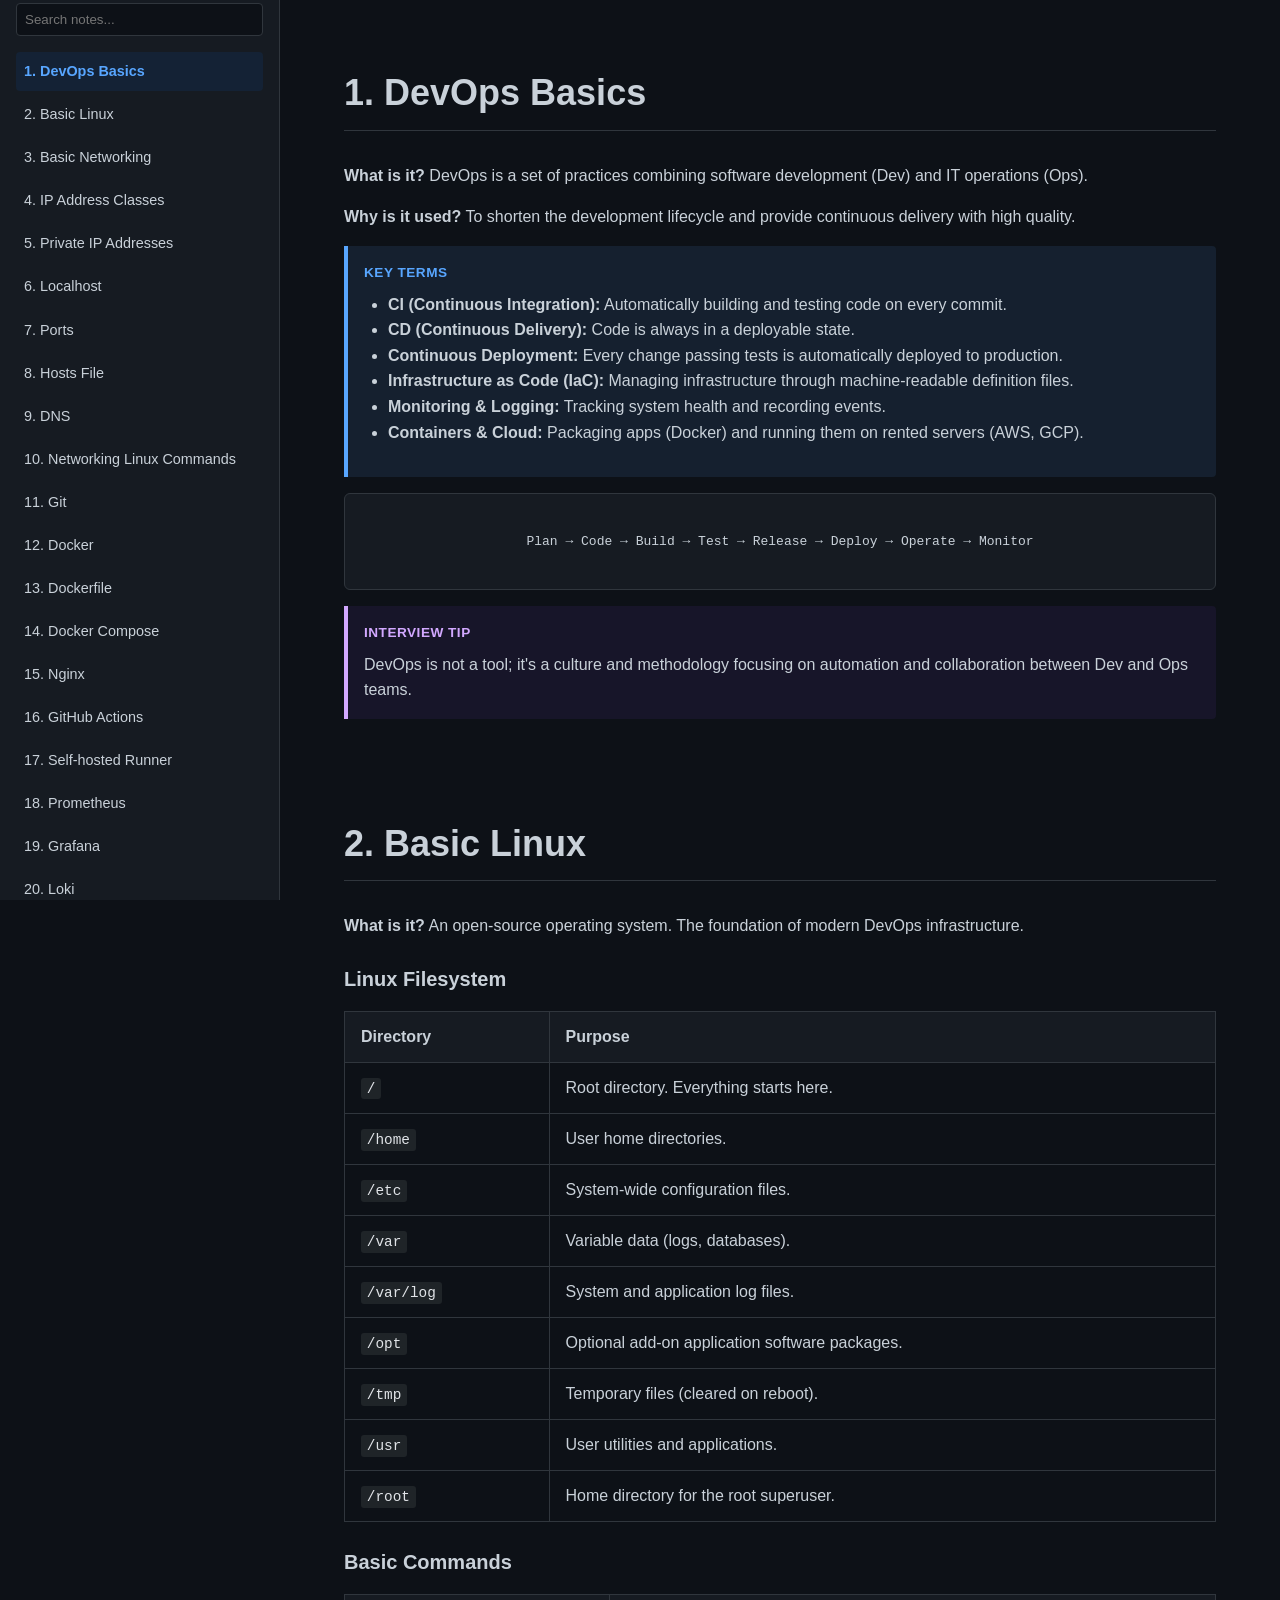
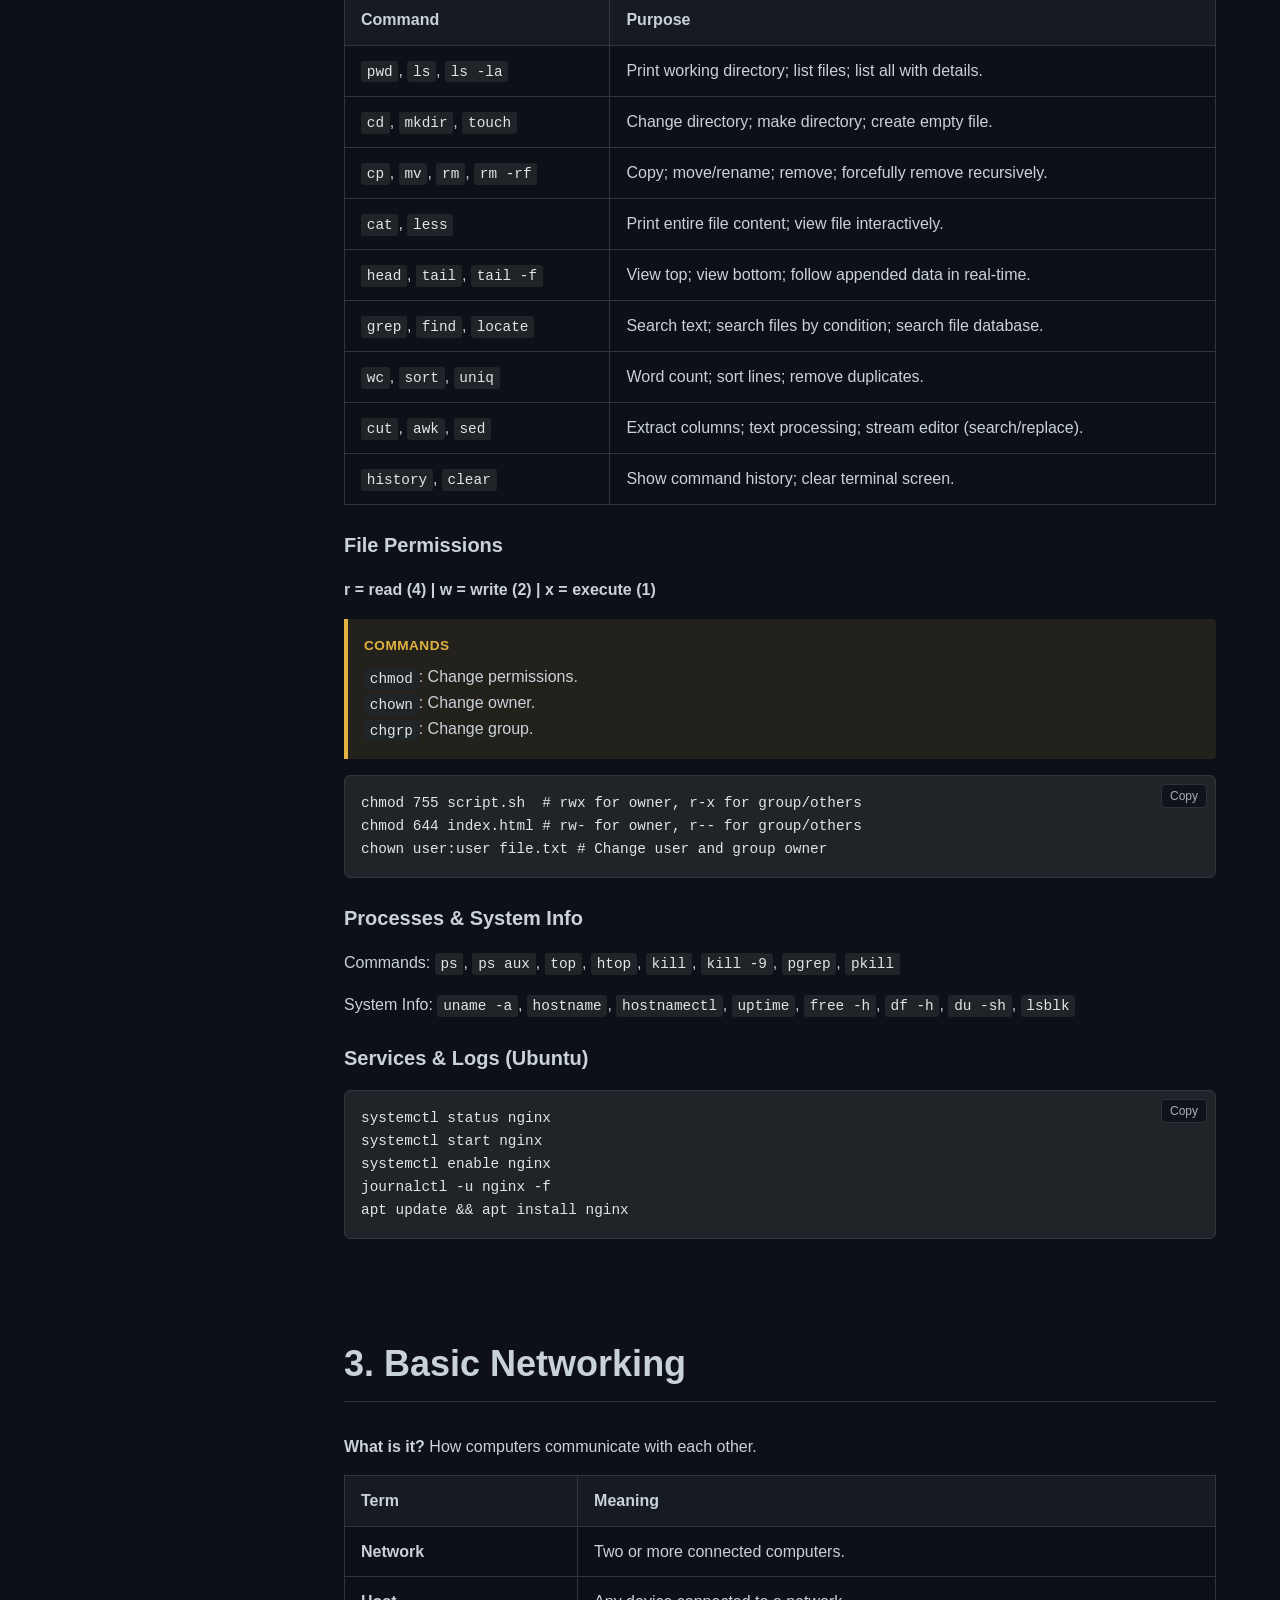
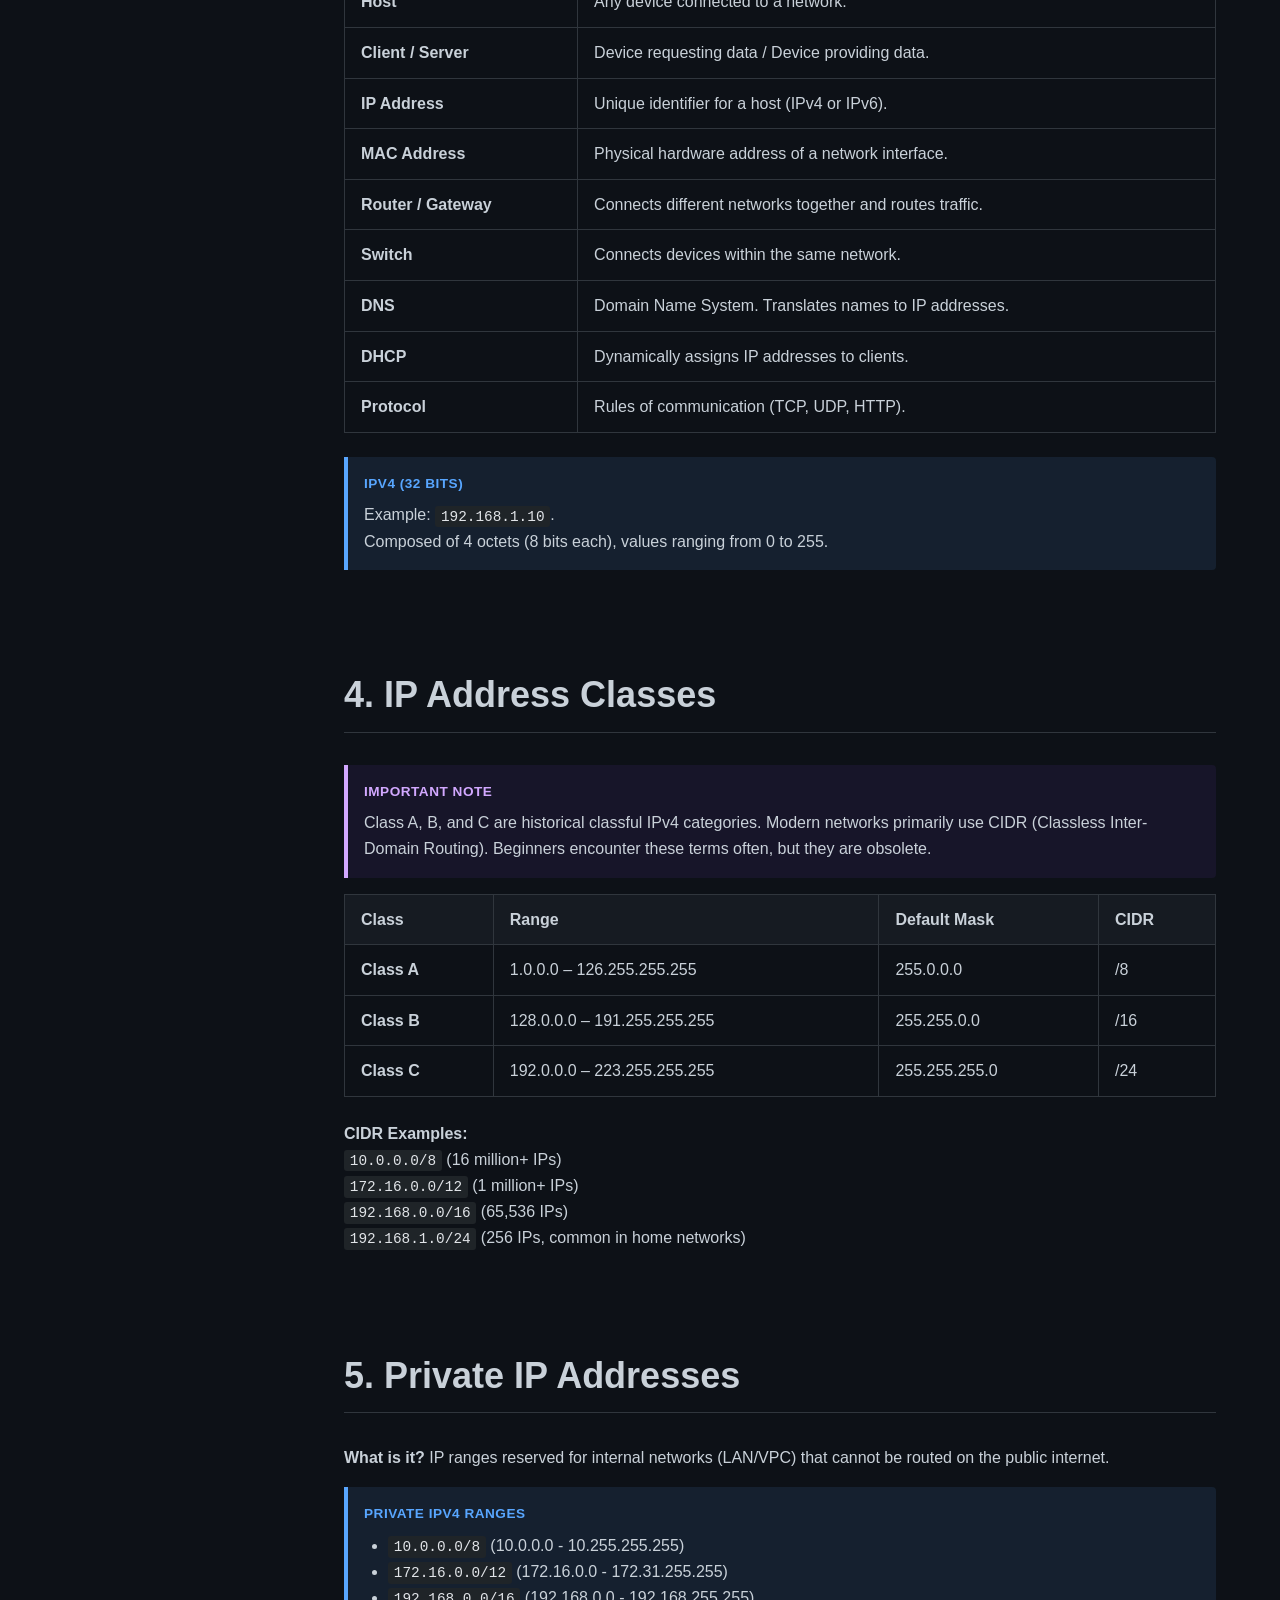
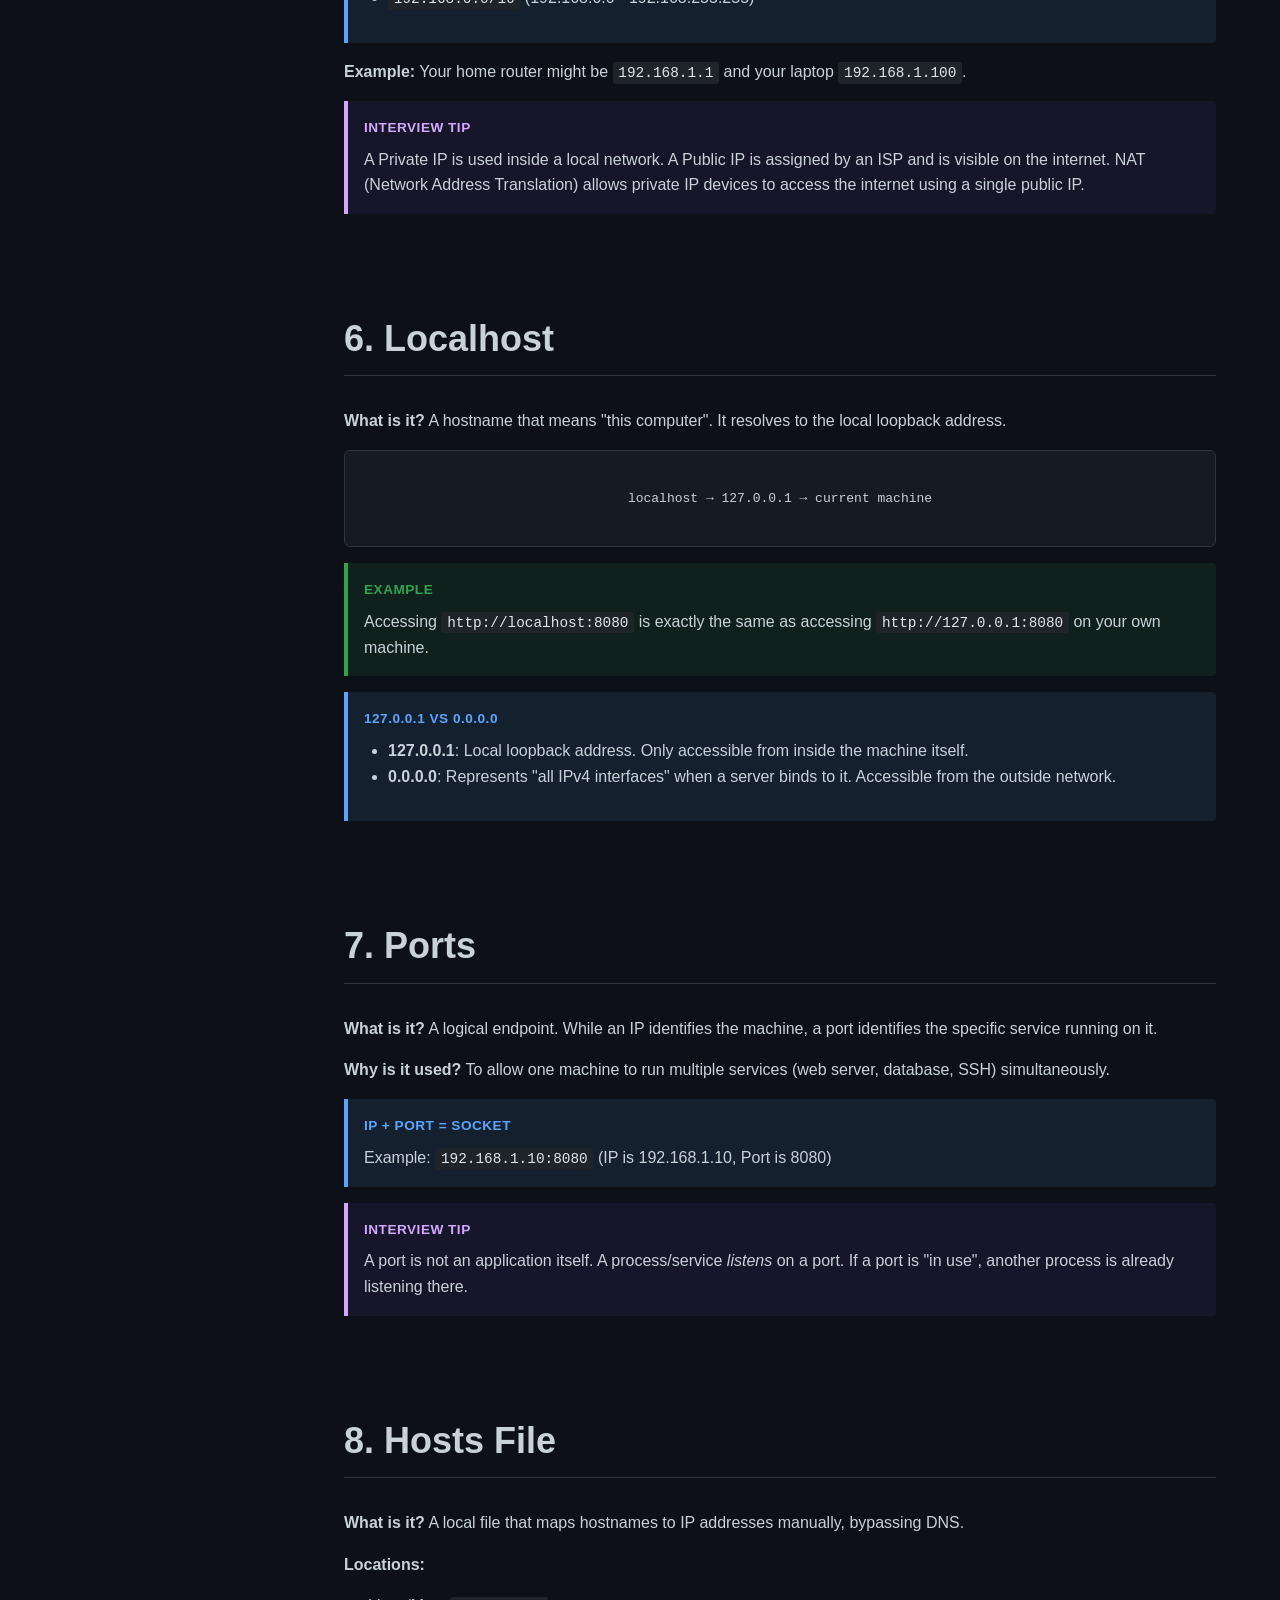
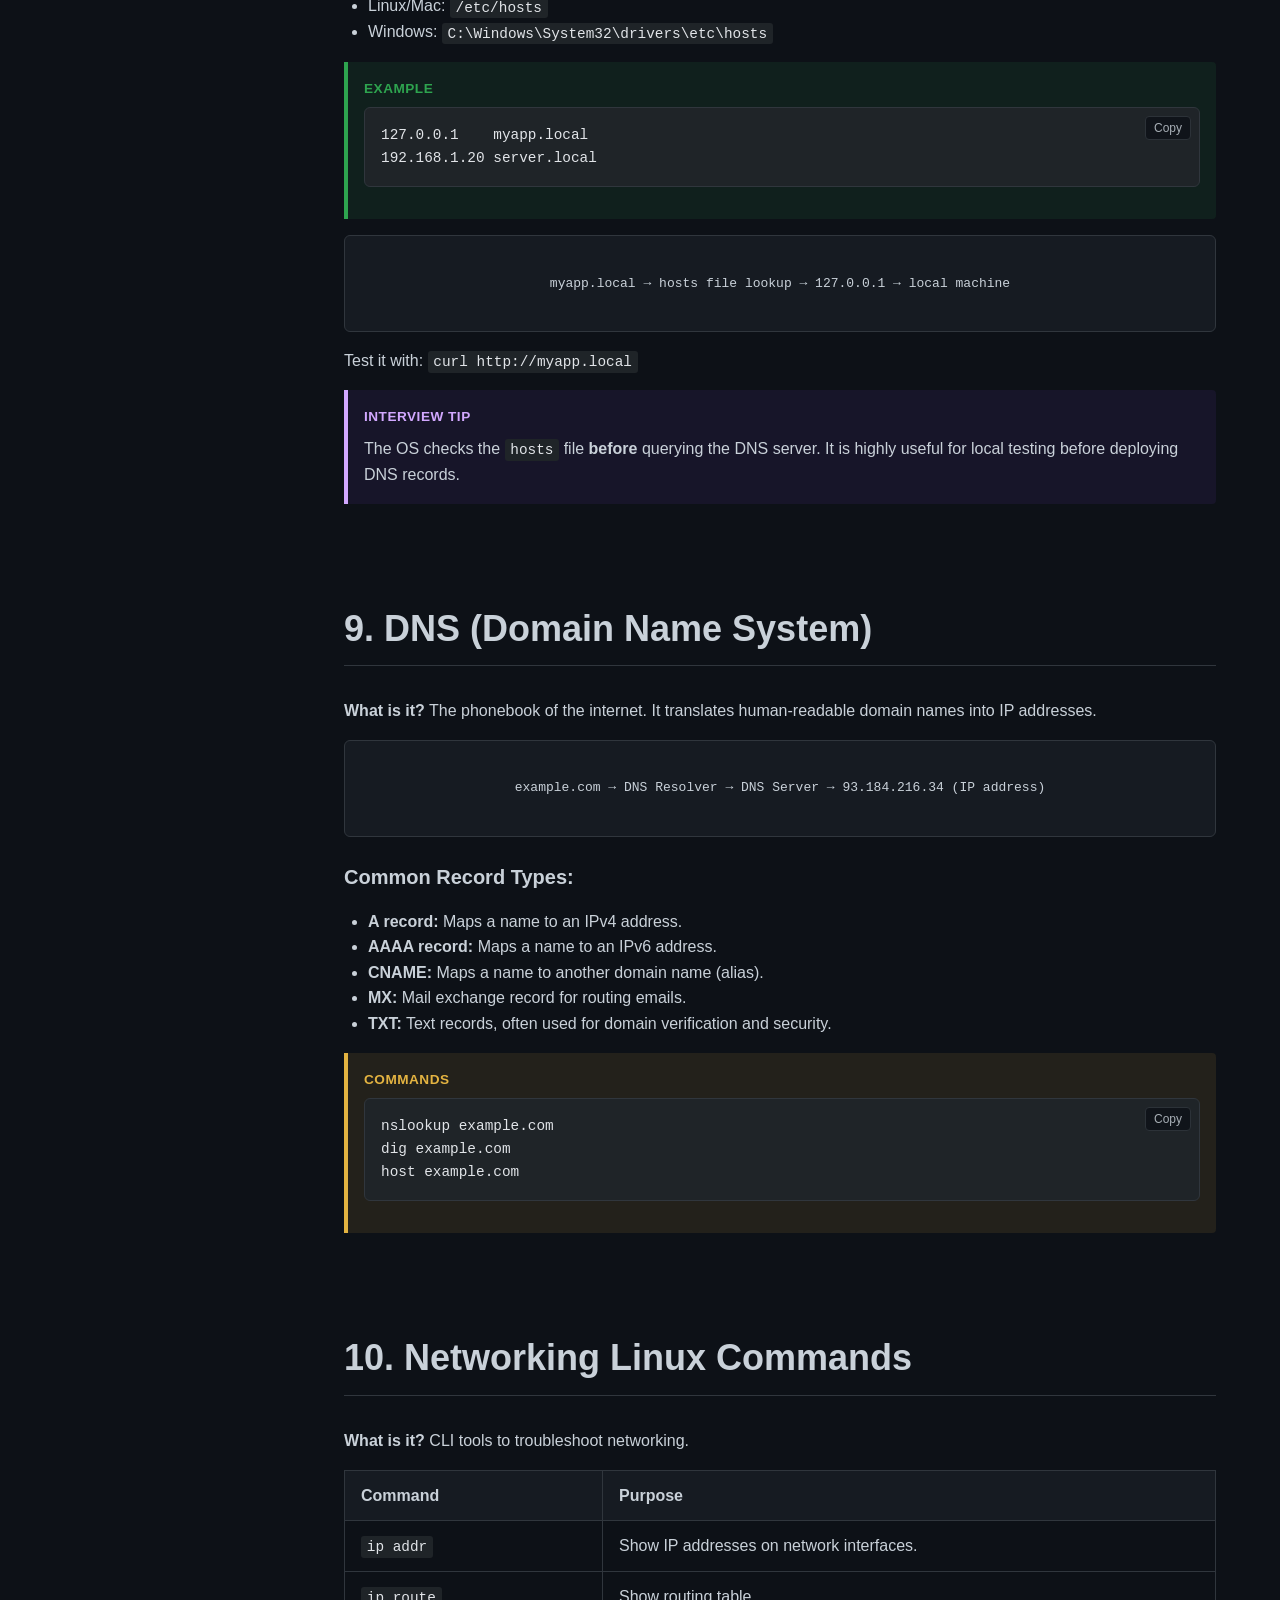
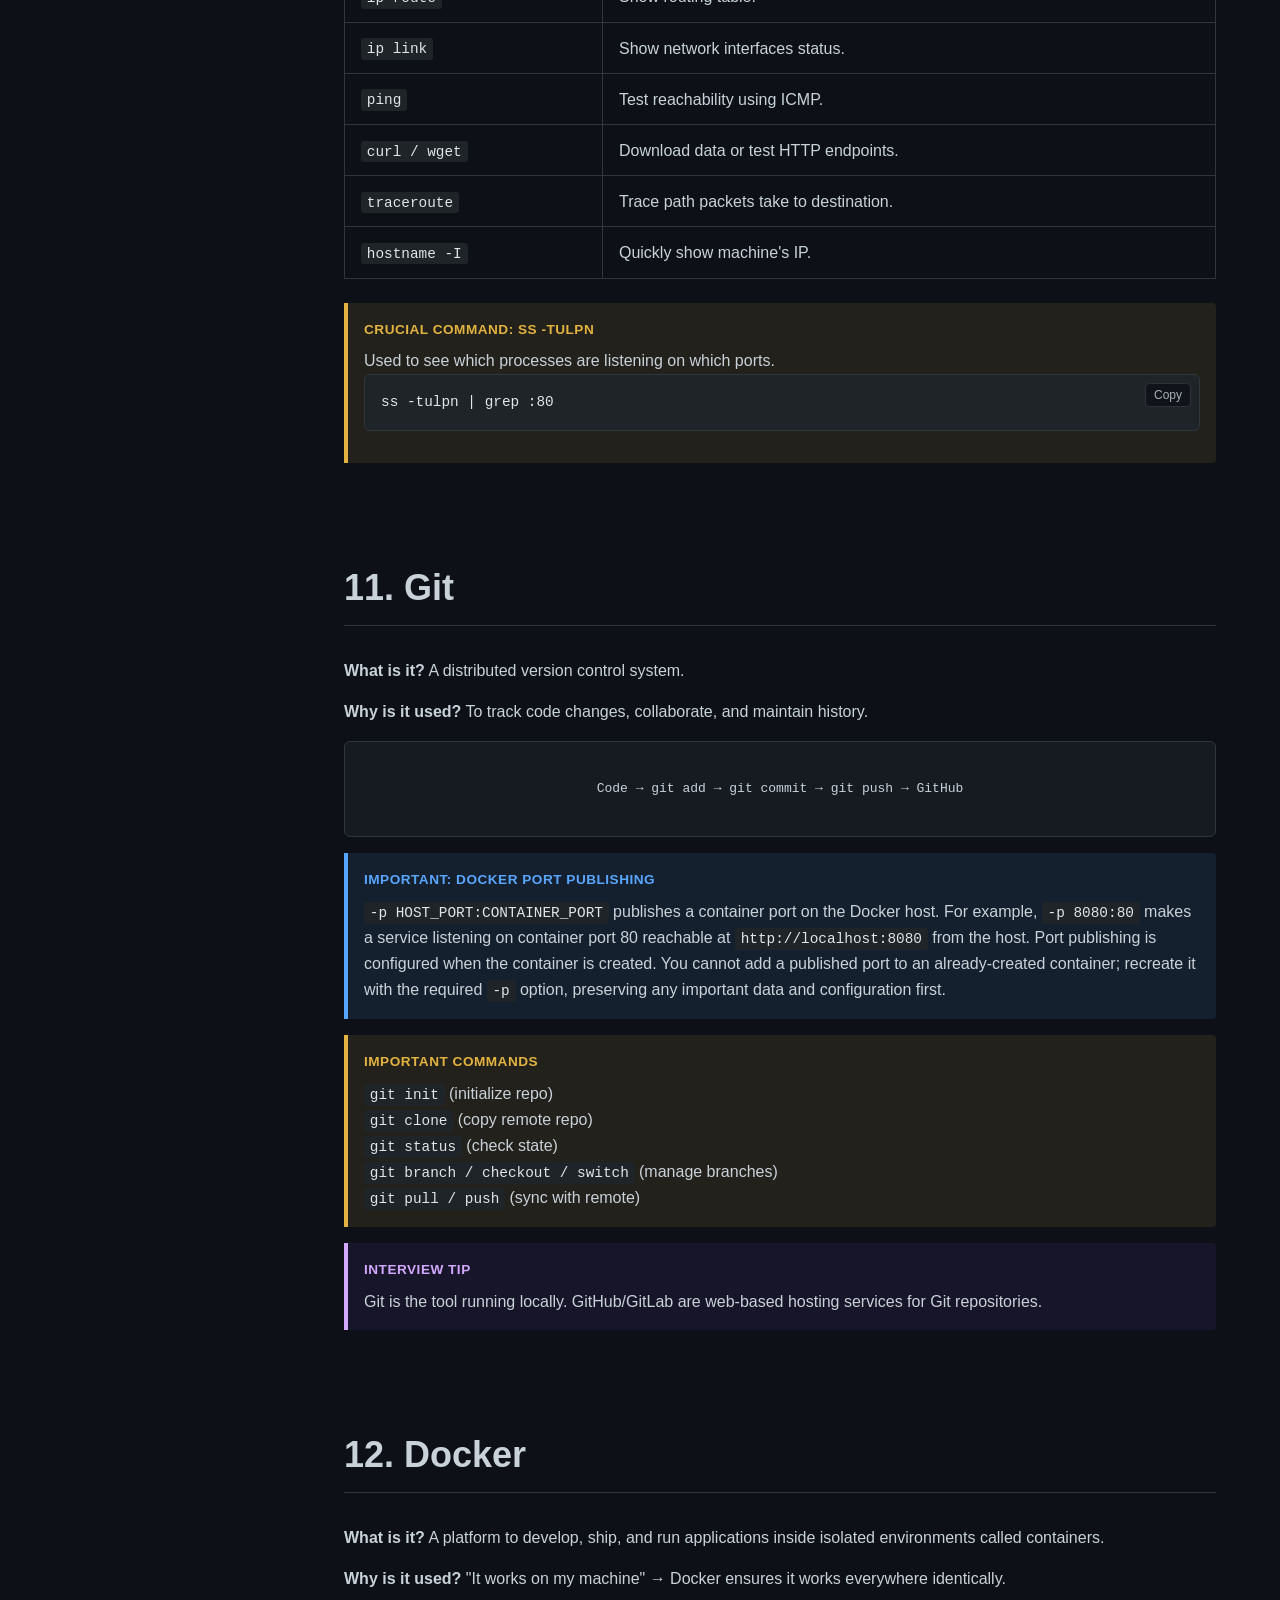
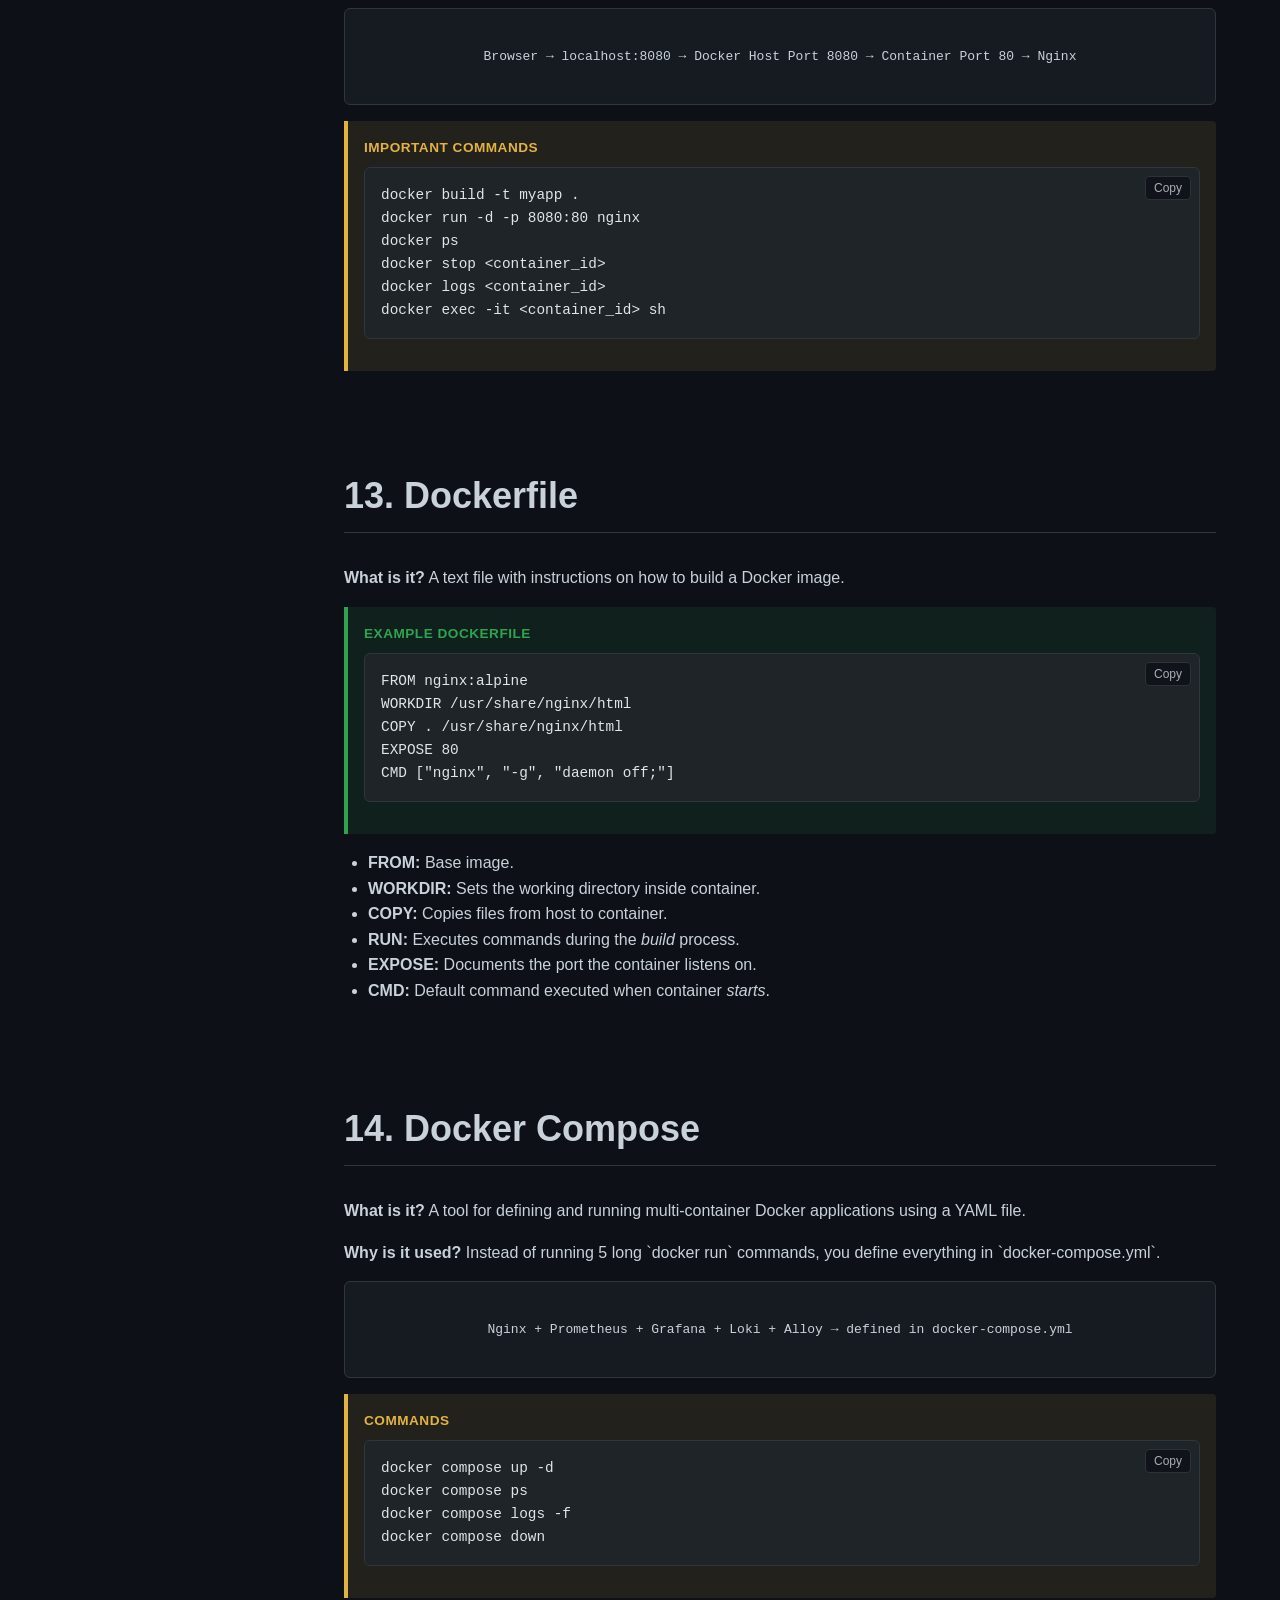
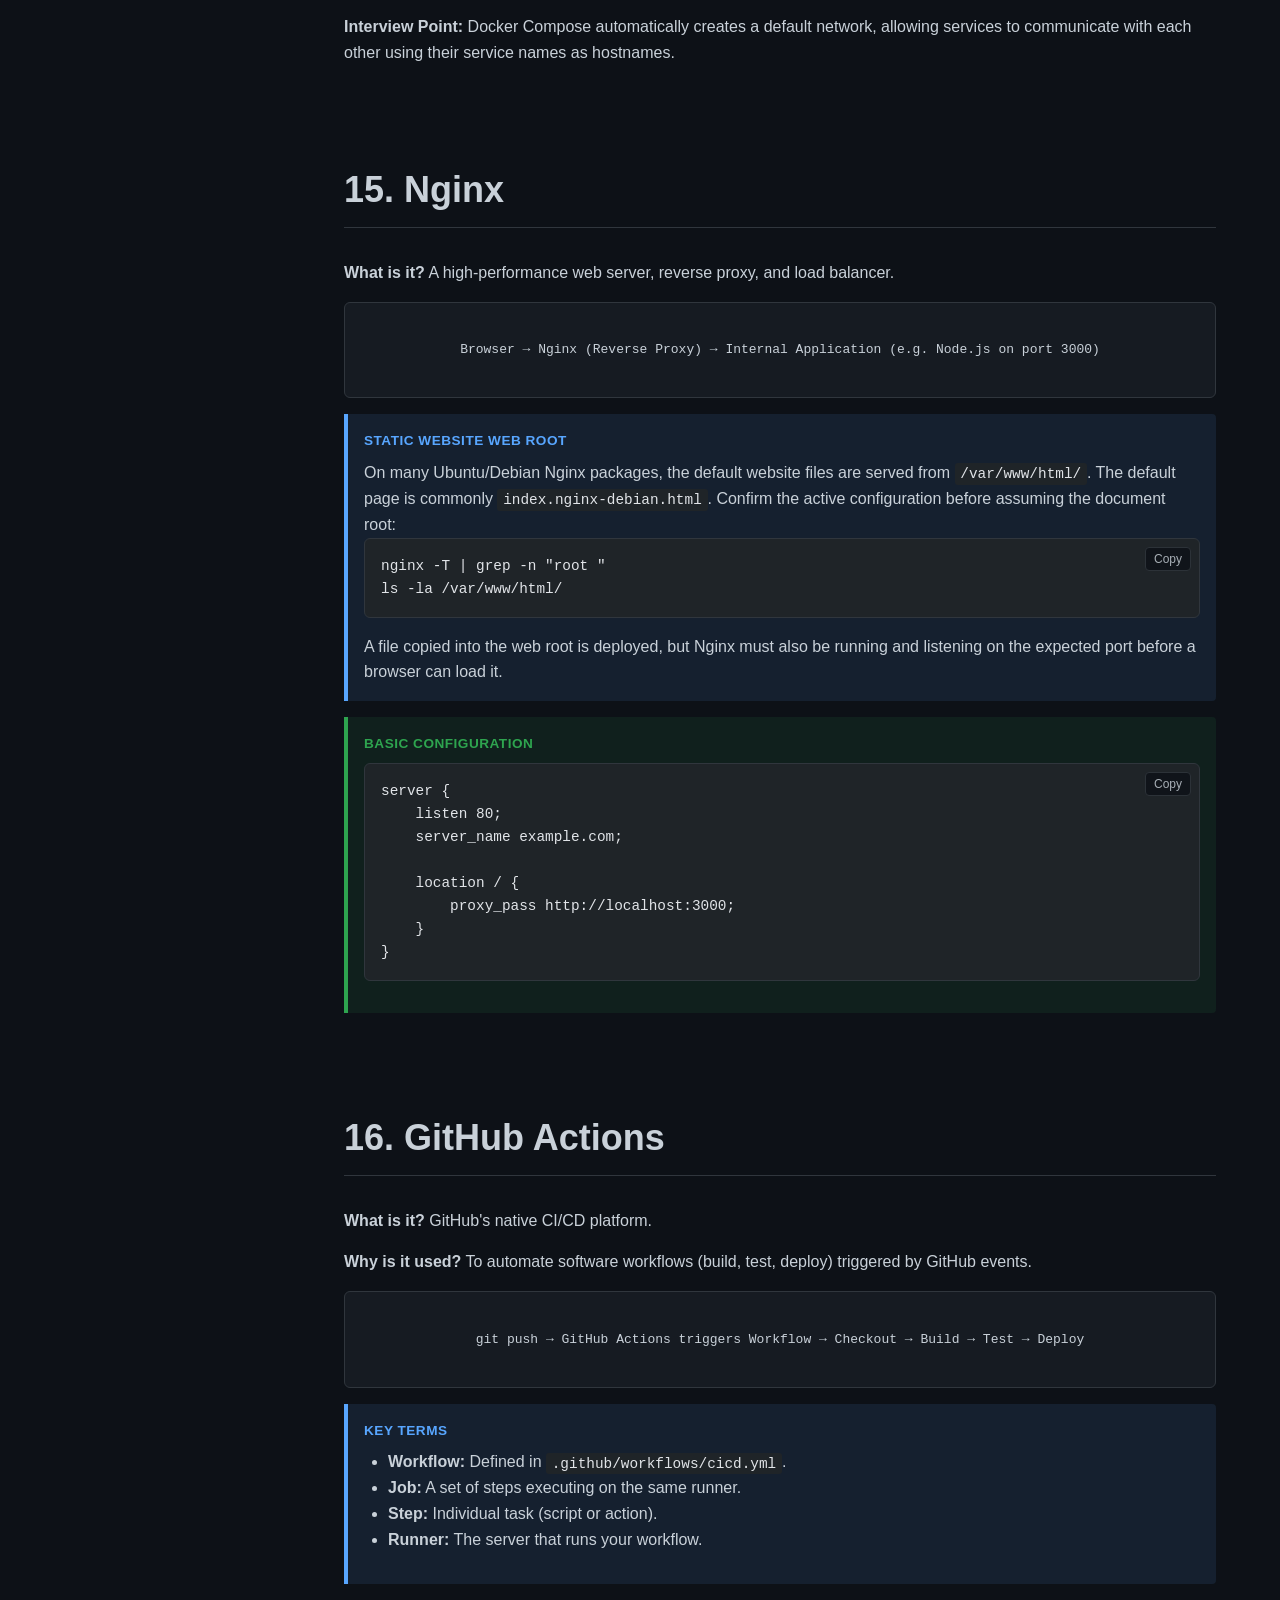
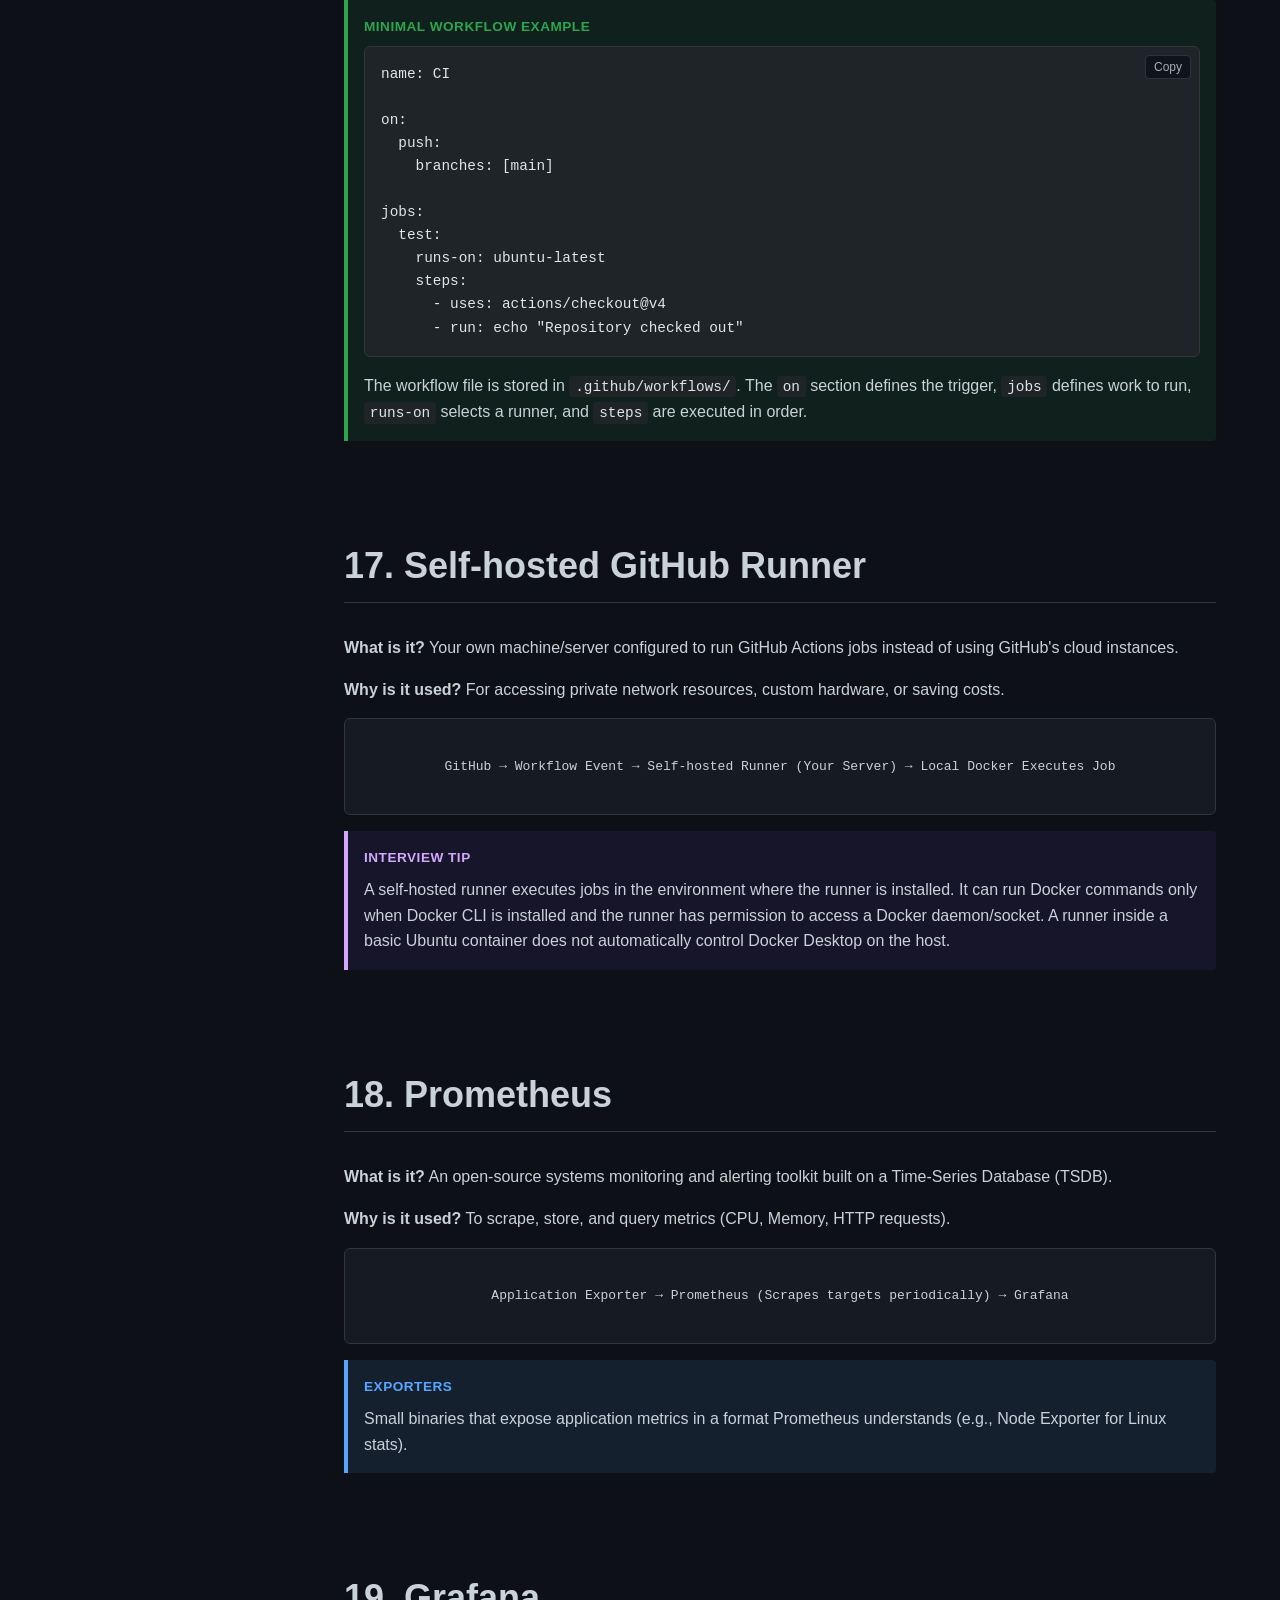
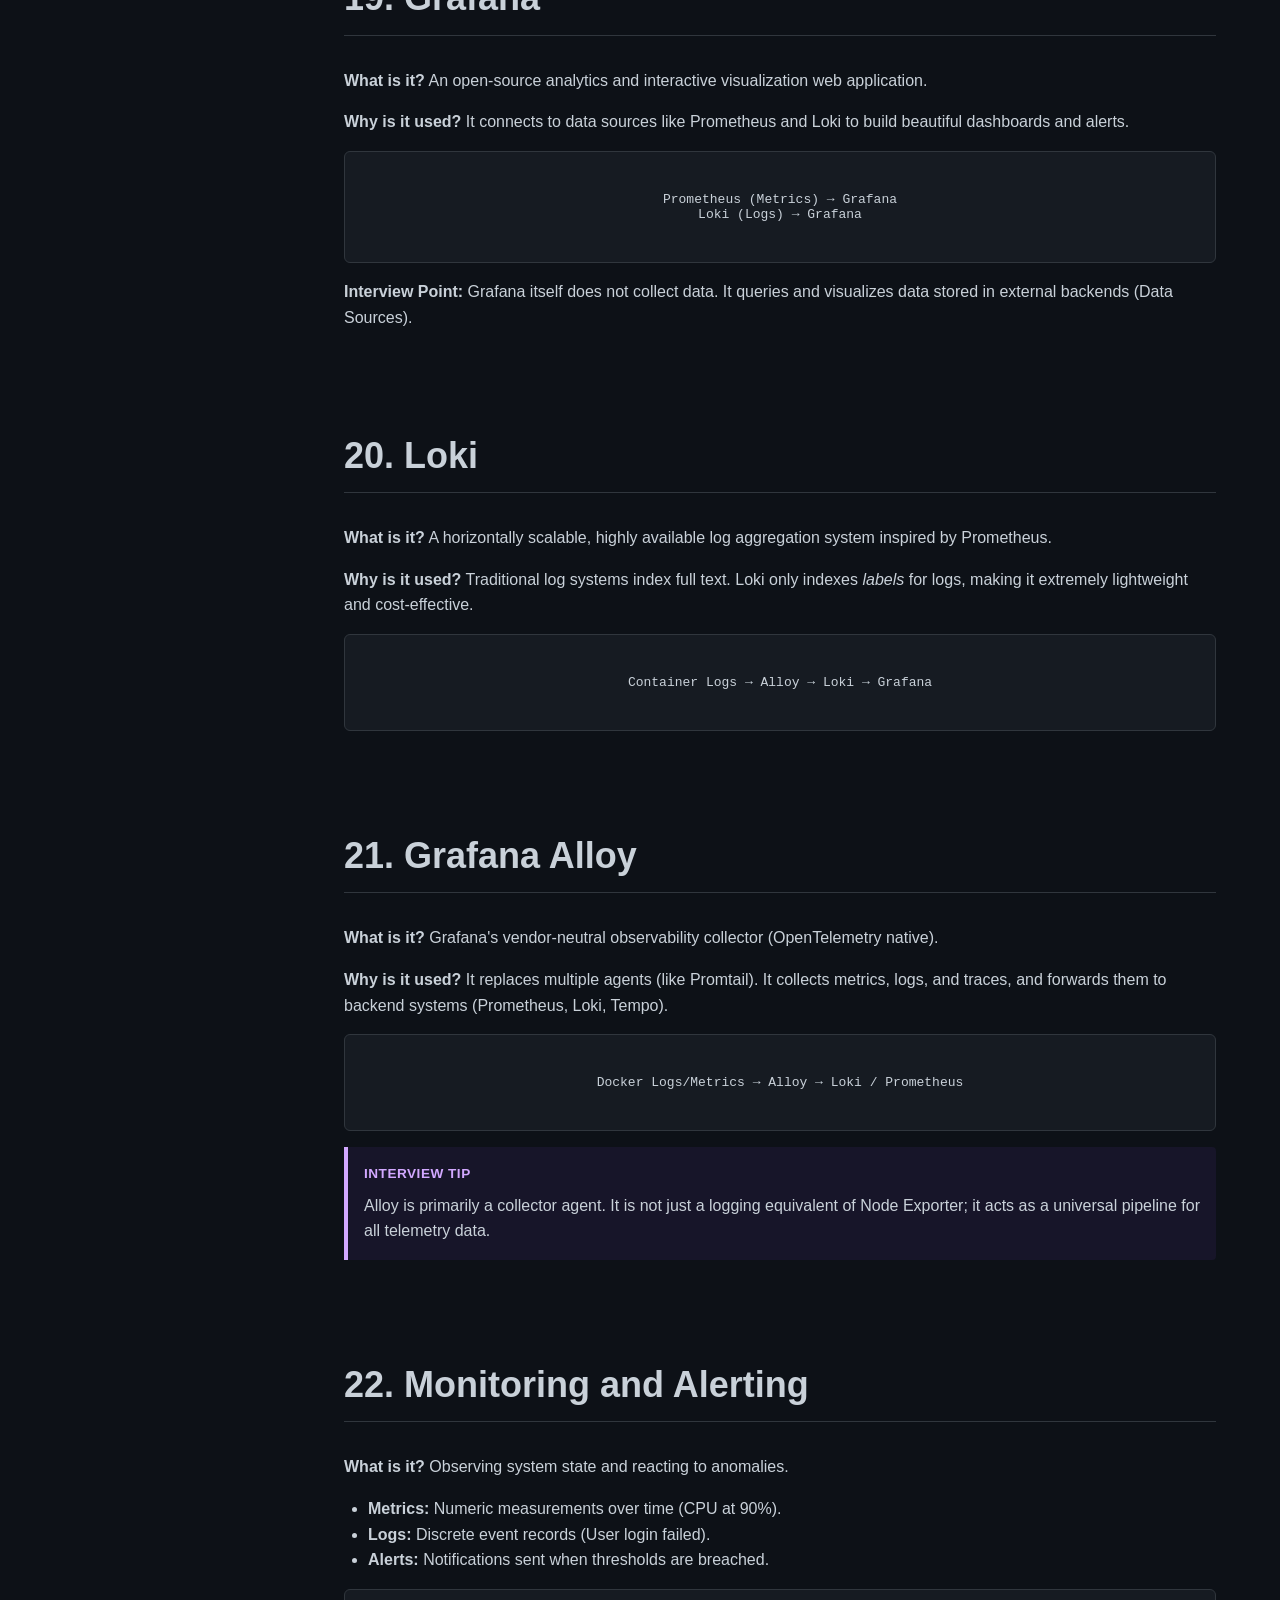
<file: index.html>
<!DOCTYPE html>
<html lang="en" data-theme="dark">
<head>
  <meta charset="UTF-8">
  <meta name="viewport" content="width=device-width, initial-scale=1.0">
  <title>DevOps Master Notes</title>
  <meta name="description" content="A concise reference and learning guide for students learning DevOps from beginner to intermediate level.">
  <link rel="stylesheet" href="style.css">
</head>
<body>
  
  <button id="menu-toggle" class="menu-toggle">☰ Menu</button>
  <button id="back-to-top" class="back-to-top">↑</button>

  <div id="sidebar-overlay" class="sidebar-overlay"></div>

  <aside id="sidebar" class="sidebar">
    <div class="sidebar-header">
      <div class="sidebar-title">DevOps Master Notes</div>
      <div class="sidebar-subtitle">Linux • Networking • Git • Docker • CI/CD • Monitoring • Cloud</div>
    </div>
    
    <div class="controls">
      <button id="theme-toggle" class="btn">Toggle Theme</button>
    </div>
    
    <input type="text" id="search-input" class="search-box" placeholder="Search notes...">
    
    <ul class="nav-links">
      <li><a href="#sec-1">1. DevOps Basics</a></li>
      <li><a href="#sec-2">2. Basic Linux</a></li>
      <li><a href="#sec-3">3. Basic Networking</a></li>
      <li><a href="#sec-4">4. IP Address Classes</a></li>
      <li><a href="#sec-5">5. Private IP Addresses</a></li>
      <li><a href="#sec-6">6. Localhost</a></li>
      <li><a href="#sec-7">7. Ports</a></li>
      <li><a href="#sec-8">8. Hosts File</a></li>
      <li><a href="#sec-9">9. DNS</a></li>
      <li><a href="#sec-10">10. Networking Linux Commands</a></li>
      <li><a href="#sec-11">11. Git</a></li>
      <li><a href="#sec-12">12. Docker</a></li>
      <li><a href="#sec-13">13. Dockerfile</a></li>
      <li><a href="#sec-14">14. Docker Compose</a></li>
      <li><a href="#sec-15">15. Nginx</a></li>
      <li><a href="#sec-16">16. GitHub Actions</a></li>
      <li><a href="#sec-17">17. Self-hosted Runner</a></li>
      <li><a href="#sec-18">18. Prometheus</a></li>
      <li><a href="#sec-19">19. Grafana</a></li>
      <li><a href="#sec-20">20. Loki</a></li>
      <li><a href="#sec-21">21. Grafana Alloy</a></li>
      <li><a href="#sec-22">22. Monitoring & Alerting</a></li>
      <li><a href="#sec-23">23. Terraform</a></li>
      <li><a href="#sec-24">24. GCP</a></li>
      <li><a href="#sec-25">25. Ubuntu Server</a></li>
      <li><a href="#sec-26">26. End-to-End Project</a></li>
      <li><a href="#sec-27">27. Command Cheatsheet</a></li>
      <li><a href="#sec-28">28. Ports Cheatsheet</a></li>
      <li><a href="#sec-29">29. Network Reference</a></li>
      <li><a href="#sec-30">30. Troubleshooting</a></li>
      <li><a href="#sec-31">31. GitHub Runner + Nginx CI/CD Practical</a></li>
    </ul>
  </aside>

  <main class="main-content">
    
    <!-- SECTION 1 -->
    <section id="sec-1">
      <h1>1. DevOps Basics</h1>
      
      <p><strong>What is it?</strong> DevOps is a set of practices combining software development (Dev) and IT operations (Ops).</p>
      <p><strong>Why is it used?</strong> To shorten the development lifecycle and provide continuous delivery with high quality.</p>
      
      <div class="callout callout-key">
        <span class="callout-title">Key Terms</span>
        <ul>
          <li><strong>CI (Continuous Integration):</strong> Automatically building and testing code on every commit.</li>
          <li><strong>CD (Continuous Delivery):</strong> Code is always in a deployable state.</li>
          <li><strong>Continuous Deployment:</strong> Every change passing tests is automatically deployed to production.</li>
          <li><strong>Infrastructure as Code (IaC):</strong> Managing infrastructure through machine-readable definition files.</li>
          <li><strong>Monitoring & Logging:</strong> Tracking system health and recording events.</li>
          <li><strong>Containers & Cloud:</strong> Packaging apps (Docker) and running them on rented servers (AWS, GCP).</li>
        </ul>
      </div>

      <div class="diagram">
Plan &rarr; Code &rarr; Build &rarr; Test &rarr; Release &rarr; Deploy &rarr; Operate &rarr; Monitor
      </div>

      <div class="callout callout-interview">
        <span class="callout-title">Interview Tip</span>
        DevOps is not a tool; it's a culture and methodology focusing on automation and collaboration between Dev and Ops teams.
      </div>
    </section>

    <!-- SECTION 2 -->
    <section id="sec-2">
      <h1>2. Basic Linux</h1>
      
      <p><strong>What is it?</strong> An open-source operating system. The foundation of modern DevOps infrastructure.</p>
      
      <h3>Linux Filesystem</h3>
      <div class="table-responsive">
        <table>
          <tr><th>Directory</th><th>Purpose</th></tr>
          <tr><td><code>/</code></td><td>Root directory. Everything starts here.</td></tr>
          <tr><td><code>/home</code></td><td>User home directories.</td></tr>
          <tr><td><code>/etc</code></td><td>System-wide configuration files.</td></tr>
          <tr><td><code>/var</code></td><td>Variable data (logs, databases).</td></tr>
          <tr><td><code>/var/log</code></td><td>System and application log files.</td></tr>
          <tr><td><code>/opt</code></td><td>Optional add-on application software packages.</td></tr>
          <tr><td><code>/tmp</code></td><td>Temporary files (cleared on reboot).</td></tr>
          <tr><td><code>/usr</code></td><td>User utilities and applications.</td></tr>
          <tr><td><code>/root</code></td><td>Home directory for the root superuser.</td></tr>
        </table>
      </div>

      <h3>Basic Commands</h3>
      <div class="table-responsive">
        <table>
          <tr><th>Command</th><th>Purpose</th></tr>
          <tr><td><code>pwd</code>, <code>ls</code>, <code>ls -la</code></td><td>Print working directory; list files; list all with details.</td></tr>
          <tr><td><code>cd</code>, <code>mkdir</code>, <code>touch</code></td><td>Change directory; make directory; create empty file.</td></tr>
          <tr><td><code>cp</code>, <code>mv</code>, <code>rm</code>, <code>rm -rf</code></td><td>Copy; move/rename; remove; forcefully remove recursively.</td></tr>
          <tr><td><code>cat</code>, <code>less</code></td><td>Print entire file content; view file interactively.</td></tr>
          <tr><td><code>head</code>, <code>tail</code>, <code>tail -f</code></td><td>View top; view bottom; follow appended data in real-time.</td></tr>
          <tr><td><code>grep</code>, <code>find</code>, <code>locate</code></td><td>Search text; search files by condition; search file database.</td></tr>
          <tr><td><code>wc</code>, <code>sort</code>, <code>uniq</code></td><td>Word count; sort lines; remove duplicates.</td></tr>
          <tr><td><code>cut</code>, <code>awk</code>, <code>sed</code></td><td>Extract columns; text processing; stream editor (search/replace).</td></tr>
          <tr><td><code>history</code>, <code>clear</code></td><td>Show command history; clear terminal screen.</td></tr>
        </table>
      </div>

      <h3>File Permissions</h3>
      <p><strong>r = read (4) | w = write (2) | x = execute (1)</strong></p>
      <div class="callout callout-command">
        <span class="callout-title">Commands</span>
        <code>chmod</code>: Change permissions.<br>
        <code>chown</code>: Change owner.<br>
        <code>chgrp</code>: Change group.
      </div>
      <pre><code>chmod 755 script.sh  # rwx for owner, r-x for group/others
chmod 644 index.html # rw- for owner, r-- for group/others
chown user:user file.txt # Change user and group owner</code></pre>

      <h3>Processes & System Info</h3>
      <p>Commands: <code>ps</code>, <code>ps aux</code>, <code>top</code>, <code>htop</code>, <code>kill</code>, <code>kill -9</code>, <code>pgrep</code>, <code>pkill</code></p>
      <p>System Info: <code>uname -a</code>, <code>hostname</code>, <code>hostnamectl</code>, <code>uptime</code>, <code>free -h</code>, <code>df -h</code>, <code>du -sh</code>, <code>lsblk</code></p>

      <h3>Services & Logs (Ubuntu)</h3>
      <pre><code>systemctl status nginx
systemctl start nginx
systemctl enable nginx
journalctl -u nginx -f
apt update && apt install nginx</code></pre>
    </section>

    <!-- SECTION 3 -->
    <section id="sec-3">
      <h1>3. Basic Networking</h1>
      
      <p><strong>What is it?</strong> How computers communicate with each other.</p>
      
      <div class="table-responsive">
        <table>
          <tr><th>Term</th><th>Meaning</th></tr>
          <tr><td><strong>Network</strong></td><td>Two or more connected computers.</td></tr>
          <tr><td><strong>Host</strong></td><td>Any device connected to a network.</td></tr>
          <tr><td><strong>Client / Server</strong></td><td>Device requesting data / Device providing data.</td></tr>
          <tr><td><strong>IP Address</strong></td><td>Unique identifier for a host (IPv4 or IPv6).</td></tr>
          <tr><td><strong>MAC Address</strong></td><td>Physical hardware address of a network interface.</td></tr>
          <tr><td><strong>Router / Gateway</strong></td><td>Connects different networks together and routes traffic.</td></tr>
          <tr><td><strong>Switch</strong></td><td>Connects devices within the same network.</td></tr>
          <tr><td><strong>DNS</strong></td><td>Domain Name System. Translates names to IP addresses.</td></tr>
          <tr><td><strong>DHCP</strong></td><td>Dynamically assigns IP addresses to clients.</td></tr>
          <tr><td><strong>Protocol</strong></td><td>Rules of communication (TCP, UDP, HTTP).</td></tr>
        </table>
      </div>
      
      <div class="callout callout-key">
        <span class="callout-title">IPv4 (32 bits)</span>
        Example: <code>192.168.1.10</code>.<br>
        Composed of 4 octets (8 bits each), values ranging from 0 to 255.
      </div>
    </section>

    <!-- SECTION 4 -->
    <section id="sec-4">
      <h1>4. IP Address Classes</h1>
      
      <div class="callout callout-interview">
        <span class="callout-title">Important Note</span>
        Class A, B, and C are historical classful IPv4 categories. Modern networks primarily use CIDR (Classless Inter-Domain Routing). Beginners encounter these terms often, but they are obsolete.
      </div>

      <div class="table-responsive">
        <table>
          <tr><th>Class</th><th>Range</th><th>Default Mask</th><th>CIDR</th></tr>
          <tr><td><strong>Class A</strong></td><td>1.0.0.0 &ndash; 126.255.255.255</td><td>255.0.0.0</td><td>/8</td></tr>
          <tr><td><strong>Class B</strong></td><td>128.0.0.0 &ndash; 191.255.255.255</td><td>255.255.0.0</td><td>/16</td></tr>
          <tr><td><strong>Class C</strong></td><td>192.0.0.0 &ndash; 223.255.255.255</td><td>255.255.255.0</td><td>/24</td></tr>
        </table>
      </div>
      
      <p><strong>CIDR Examples:</strong><br>
        <code>10.0.0.0/8</code> (16 million+ IPs)<br>
        <code>172.16.0.0/12</code> (1 million+ IPs)<br>
        <code>192.168.0.0/16</code> (65,536 IPs)<br>
        <code>192.168.1.0/24</code> (256 IPs, common in home networks)
      </p>
    </section>

    <!-- SECTION 5 -->
    <section id="sec-5">
      <h1>5. Private IP Addresses</h1>
      
      <p><strong>What is it?</strong> IP ranges reserved for internal networks (LAN/VPC) that cannot be routed on the public internet.</p>
      
      <div class="callout callout-key">
        <span class="callout-title">Private IPv4 Ranges</span>
        <ul>
          <li><code>10.0.0.0/8</code> (10.0.0.0 - 10.255.255.255)</li>
          <li><code>172.16.0.0/12</code> (172.16.0.0 - 172.31.255.255)</li>
          <li><code>192.168.0.0/16</code> (192.168.0.0 - 192.168.255.255)</li>
        </ul>
      </div>

      <p><strong>Example:</strong> Your home router might be <code>192.168.1.1</code> and your laptop <code>192.168.1.100</code>.</p>
      
      <div class="callout callout-interview">
        <span class="callout-title">Interview Tip</span>
        A Private IP is used inside a local network. A Public IP is assigned by an ISP and is visible on the internet. NAT (Network Address Translation) allows private IP devices to access the internet using a single public IP.
      </div>
    </section>

    <!-- SECTION 6 -->
    <section id="sec-6">
      <h1>6. Localhost</h1>
      
      <p><strong>What is it?</strong> A hostname that means "this computer". It resolves to the local loopback address.</p>
      
      <div class="diagram">
localhost &rarr; 127.0.0.1 &rarr; current machine
      </div>

      <div class="callout callout-example">
        <span class="callout-title">Example</span>
        Accessing <code>http://localhost:8080</code> is exactly the same as accessing <code>http://127.0.0.1:8080</code> on your own machine.
      </div>

      <div class="callout callout-key">
        <span class="callout-title">127.0.0.1 vs 0.0.0.0</span>
        <ul>
          <li><strong>127.0.0.1</strong>: Local loopback address. Only accessible from inside the machine itself.</li>
          <li><strong>0.0.0.0</strong>: Represents "all IPv4 interfaces" when a server binds to it. Accessible from the outside network.</li>
        </ul>
      </div>
    </section>

    <!-- SECTION 7 -->
    <section id="sec-7">
      <h1>7. Ports</h1>
      
      <p><strong>What is it?</strong> A logical endpoint. While an IP identifies the machine, a port identifies the specific service running on it.</p>
      <p><strong>Why is it used?</strong> To allow one machine to run multiple services (web server, database, SSH) simultaneously.</p>
      
      <div class="callout callout-key">
        <span class="callout-title">IP + Port = Socket</span>
        Example: <code>192.168.1.10:8080</code> (IP is 192.168.1.10, Port is 8080)
      </div>

      <div class="callout callout-interview">
        <span class="callout-title">Interview Tip</span>
        A port is not an application itself. A process/service <em>listens</em> on a port. If a port is "in use", another process is already listening there.
      </div>
    </section>

    <!-- SECTION 8 -->
    <section id="sec-8">
      <h1>8. Hosts File</h1>
      
      <p><strong>What is it?</strong> A local file that maps hostnames to IP addresses manually, bypassing DNS.</p>
      <p><strong>Locations:</strong></p>
      <ul>
        <li>Linux/Mac: <code>/etc/hosts</code></li>
        <li>Windows: <code>C:\Windows\System32\drivers\etc\hosts</code></li>
      </ul>

      <div class="callout callout-example">
        <span class="callout-title">Example</span>
        <pre><code>127.0.0.1    myapp.local
192.168.1.20 server.local</code></pre>
      </div>

      <div class="diagram">
myapp.local &rarr; hosts file lookup &rarr; 127.0.0.1 &rarr; local machine
      </div>
      
      <p>Test it with: <code>curl http://myapp.local</code></p>
      
      <div class="callout callout-interview">
        <span class="callout-title">Interview Tip</span>
        The OS checks the <code>hosts</code> file <strong>before</strong> querying the DNS server. It is highly useful for local testing before deploying DNS records.
      </div>
    </section>

    <!-- SECTION 9 -->
    <section id="sec-9">
      <h1>9. DNS (Domain Name System)</h1>
      
      <p><strong>What is it?</strong> The phonebook of the internet. It translates human-readable domain names into IP addresses.</p>
      
      <div class="diagram">
example.com &rarr; DNS Resolver &rarr; DNS Server &rarr; 93.184.216.34 (IP address)
      </div>

      <h3>Common Record Types:</h3>
      <ul>
        <li><strong>A record:</strong> Maps a name to an IPv4 address.</li>
        <li><strong>AAAA record:</strong> Maps a name to an IPv6 address.</li>
        <li><strong>CNAME:</strong> Maps a name to another domain name (alias).</li>
        <li><strong>MX:</strong> Mail exchange record for routing emails.</li>
        <li><strong>TXT:</strong> Text records, often used for domain verification and security.</li>
      </ul>

      <div class="callout callout-command">
        <span class="callout-title">Commands</span>
        <pre><code>nslookup example.com
dig example.com
host example.com</code></pre>
      </div>
    </section>

    <!-- SECTION 10 -->
    <section id="sec-10">
      <h1>10. Networking Linux Commands</h1>
      
      <p><strong>What is it?</strong> CLI tools to troubleshoot networking.</p>

      <div class="table-responsive">
        <table>
          <tr><th>Command</th><th>Purpose</th></tr>
          <tr><td><code>ip addr</code></td><td>Show IP addresses on network interfaces.</td></tr>
          <tr><td><code>ip route</code></td><td>Show routing table.</td></tr>
          <tr><td><code>ip link</code></td><td>Show network interfaces status.</td></tr>
          <tr><td><code>ping</code></td><td>Test reachability using ICMP.</td></tr>
          <tr><td><code>curl / wget</code></td><td>Download data or test HTTP endpoints.</td></tr>
          <tr><td><code>traceroute</code></td><td>Trace path packets take to destination.</td></tr>
          <tr><td><code>hostname -I</code></td><td>Quickly show machine's IP.</td></tr>
        </table>
      </div>

      <div class="callout callout-command">
        <span class="callout-title">Crucial Command: ss -tulpn</span>
        Used to see which processes are listening on which ports.
        <pre><code>ss -tulpn | grep :80</code></pre>
      </div>
    </section>

    <!-- SECTION 11 -->
    <section id="sec-11">
      <h1>11. Git</h1>
      
      <p><strong>What is it?</strong> A distributed version control system.</p>
      <p><strong>Why is it used?</strong> To track code changes, collaborate, and maintain history.</p>

      <div class="diagram">
Code &rarr; git add &rarr; git commit &rarr; git push &rarr; GitHub
      </div>

      <div class="callout callout-key">
        <span class="callout-title">Important: Docker Port Publishing</span>
        <code>-p HOST_PORT:CONTAINER_PORT</code> publishes a container port on the Docker host.
        For example, <code>-p 8080:80</code> makes a service listening on container port 80 reachable at
        <code>http://localhost:8080</code> from the host.
        Port publishing is configured when the container is created. You cannot add a published port to an
        already-created container; recreate it with the required <code>-p</code> option, preserving any
        important data and configuration first.
      </div>

      <div class="callout callout-command">
        <span class="callout-title">Important Commands</span>
        <code>git init</code> (initialize repo)<br>
        <code>git clone</code> (copy remote repo)<br>
        <code>git status</code> (check state)<br>
        <code>git branch / checkout / switch</code> (manage branches)<br>
        <code>git pull / push</code> (sync with remote)
      </div>

      <div class="callout callout-interview">
        <span class="callout-title">Interview Tip</span>
        Git is the tool running locally. GitHub/GitLab are web-based hosting services for Git repositories.
      </div>
    </section>

    <!-- SECTION 12 -->
    <section id="sec-12">
      <h1>12. Docker</h1>
      
      <p><strong>What is it?</strong> A platform to develop, ship, and run applications inside isolated environments called containers.</p>
      <p><strong>Why is it used?</strong> "It works on my machine" &rarr; Docker ensures it works everywhere identically.</p>

      <div class="diagram">
Browser &rarr; localhost:8080 &rarr; Docker Host Port 8080 &rarr; Container Port 80 &rarr; Nginx
      </div>

      <div class="callout callout-command">
        <span class="callout-title">Important Commands</span>
        <pre><code>docker build -t myapp .
docker run -d -p 8080:80 nginx
docker ps
docker stop &lt;container_id&gt;
docker logs &lt;container_id&gt;
docker exec -it &lt;container_id&gt; sh</code></pre>
      </div>
    </section>

    <!-- SECTION 13 -->
    <section id="sec-13">
      <h1>13. Dockerfile</h1>
      
      <p><strong>What is it?</strong> A text file with instructions on how to build a Docker image.</p>
      
      <div class="callout callout-example">
        <span class="callout-title">Example Dockerfile</span>
        <pre><code>FROM nginx:alpine
WORKDIR /usr/share/nginx/html
COPY . /usr/share/nginx/html
EXPOSE 80
CMD ["nginx", "-g", "daemon off;"]</code></pre>
      </div>

      <ul>
        <li><strong>FROM:</strong> Base image.</li>
        <li><strong>WORKDIR:</strong> Sets the working directory inside container.</li>
        <li><strong>COPY:</strong> Copies files from host to container.</li>
        <li><strong>RUN:</strong> Executes commands during the <em>build</em> process.</li>
        <li><strong>EXPOSE:</strong> Documents the port the container listens on.</li>
        <li><strong>CMD:</strong> Default command executed when container <em>starts</em>.</li>
      </ul>
    </section>

    <!-- SECTION 14 -->
    <section id="sec-14">
      <h1>14. Docker Compose</h1>
      
      <p><strong>What is it?</strong> A tool for defining and running multi-container Docker applications using a YAML file.</p>
      <p><strong>Why is it used?</strong> Instead of running 5 long `docker run` commands, you define everything in `docker-compose.yml`.</p>

      <div class="diagram">
Nginx + Prometheus + Grafana + Loki + Alloy &rarr; defined in docker-compose.yml
      </div>

      <div class="callout callout-command">
        <span class="callout-title">Commands</span>
        <pre><code>docker compose up -d
docker compose ps
docker compose logs -f
docker compose down</code></pre>
      </div>
      
      <p><strong>Interview Point:</strong> Docker Compose automatically creates a default network, allowing services to communicate with each other using their service names as hostnames.</p>
    </section>

    <!-- SECTION 15 -->
    <section id="sec-15">
      <h1>15. Nginx</h1>
      
      <p><strong>What is it?</strong> A high-performance web server, reverse proxy, and load balancer.</p>
      
      <div class="diagram">
Browser &rarr; Nginx (Reverse Proxy) &rarr; Internal Application (e.g. Node.js on port 3000)
      </div>

      <div class="callout callout-key">
        <span class="callout-title">Static Website Web Root</span>
        On many Ubuntu/Debian Nginx packages, the default website files are served from
        <code>/var/www/html/</code>. The default page is commonly <code>index.nginx-debian.html</code>.
        Confirm the active configuration before assuming the document root:
        <pre><code>nginx -T | grep -n "root "
ls -la /var/www/html/</code></pre>
        A file copied into the web root is deployed, but Nginx must also be running and listening on the
        expected port before a browser can load it.
      </div>

      <div class="callout callout-example">
        <span class="callout-title">Basic Configuration</span>
        <pre><code>server {
    listen 80;
    server_name example.com;
    
    location / {
        proxy_pass http://localhost:3000;
    }
}</code></pre>
      </div>
    </section>

    <!-- SECTION 16 -->
    <section id="sec-16">
      <h1>16. GitHub Actions</h1>
      
      <p><strong>What is it?</strong> GitHub's native CI/CD platform.</p>
      <p><strong>Why is it used?</strong> To automate software workflows (build, test, deploy) triggered by GitHub events.</p>
      
      <div class="diagram">
git push &rarr; GitHub Actions triggers Workflow &rarr; Checkout &rarr; Build &rarr; Test &rarr; Deploy
      </div>

      <div class="callout callout-key">
        <span class="callout-title">Key Terms</span>
        <ul>
          <li><strong>Workflow:</strong> Defined in <code>.github/workflows/cicd.yml</code>.</li>
          <li><strong>Job:</strong> A set of steps executing on the same runner.</li>
          <li><strong>Step:</strong> Individual task (script or action).</li>
          <li><strong>Runner:</strong> The server that runs your workflow.</li>
        </ul>
      </div>

      <div class="callout callout-example">
        <span class="callout-title">Minimal Workflow Example</span>
        <pre><code>name: CI

on:
  push:
    branches: [main]

jobs:
  test:
    runs-on: ubuntu-latest
    steps:
      - uses: actions/checkout@v4
      - run: echo "Repository checked out"</code></pre>
        The workflow file is stored in <code>.github/workflows/</code>. The <code>on</code> section
        defines the trigger, <code>jobs</code> defines work to run, <code>runs-on</code> selects a runner,
        and <code>steps</code> are executed in order.
      </div>
    </section>

    <!-- SECTION 17 -->
    <section id="sec-17">
      <h1>17. Self-hosted GitHub Runner</h1>
      
      <p><strong>What is it?</strong> Your own machine/server configured to run GitHub Actions jobs instead of using GitHub's cloud instances.</p>
      <p><strong>Why is it used?</strong> For accessing private network resources, custom hardware, or saving costs.</p>

      <div class="diagram">
GitHub &rarr; Workflow Event &rarr; Self-hosted Runner (Your Server) &rarr; Local Docker Executes Job
      </div>

      <div class="callout callout-interview">
        <span class="callout-title">Interview Tip</span>
        A self-hosted runner executes jobs in the environment where the runner is installed. It can run Docker commands only when Docker CLI is installed and the runner has permission to access a Docker daemon/socket. A runner inside a basic Ubuntu container does not automatically control Docker Desktop on the host.
      </div>
    </section>

    <!-- SECTION 18 -->
    <section id="sec-18">
      <h1>18. Prometheus</h1>
      
      <p><strong>What is it?</strong> An open-source systems monitoring and alerting toolkit built on a Time-Series Database (TSDB).</p>
      <p><strong>Why is it used?</strong> To scrape, store, and query metrics (CPU, Memory, HTTP requests).</p>

      <div class="diagram">
Application Exporter &rarr; Prometheus (Scrapes targets periodically) &rarr; Grafana
      </div>
      
      <div class="callout callout-key">
        <span class="callout-title">Exporters</span>
        Small binaries that expose application metrics in a format Prometheus understands (e.g., Node Exporter for Linux stats).
      </div>
    </section>

    <!-- SECTION 19 -->
    <section id="sec-19">
      <h1>19. Grafana</h1>
      
      <p><strong>What is it?</strong> An open-source analytics and interactive visualization web application.</p>
      <p><strong>Why is it used?</strong> It connects to data sources like Prometheus and Loki to build beautiful dashboards and alerts.</p>
      
      <div class="diagram">
Prometheus (Metrics) &rarr; Grafana
Loki (Logs) &rarr; Grafana
      </div>

      <p><strong>Interview Point:</strong> Grafana itself does not collect data. It queries and visualizes data stored in external backends (Data Sources).</p>
    </section>

    <!-- SECTION 20 -->
    <section id="sec-20">
      <h1>20. Loki</h1>
      
      <p><strong>What is it?</strong> A horizontally scalable, highly available log aggregation system inspired by Prometheus.</p>
      <p><strong>Why is it used?</strong> Traditional log systems index full text. Loki only indexes <em>labels</em> for logs, making it extremely lightweight and cost-effective.</p>

      <div class="diagram">
Container Logs &rarr; Alloy &rarr; Loki &rarr; Grafana
      </div>
    </section>

    <!-- SECTION 21 -->
    <section id="sec-21">
      <h1>21. Grafana Alloy</h1>
      
      <p><strong>What is it?</strong> Grafana's vendor-neutral observability collector (OpenTelemetry native).</p>
      
      <p><strong>Why is it used?</strong> It replaces multiple agents (like Promtail). It collects metrics, logs, and traces, and forwards them to backend systems (Prometheus, Loki, Tempo).</p>
      
      <div class="diagram">
Docker Logs/Metrics &rarr; Alloy &rarr; Loki / Prometheus
      </div>
      
      <div class="callout callout-interview">
        <span class="callout-title">Interview Tip</span>
        Alloy is primarily a collector agent. It is not just a logging equivalent of Node Exporter; it acts as a universal pipeline for all telemetry data.
      </div>
    </section>

    <!-- SECTION 22 -->
    <section id="sec-22">
      <h1>22. Monitoring and Alerting</h1>
      
      <p><strong>What is it?</strong> Observing system state and reacting to anomalies.</p>

      <ul>
        <li><strong>Metrics:</strong> Numeric measurements over time (CPU at 90%).</li>
        <li><strong>Logs:</strong> Discrete event records (User login failed).</li>
        <li><strong>Alerts:</strong> Notifications sent when thresholds are breached.</li>
      </ul>

      <div class="diagram">
Application
  &rarr; Metrics &rarr; Prometheus &rarr; Grafana
  &rarr; Logs &rarr; Alloy &rarr; Loki &rarr; Grafana
  &rarr; Alerts &rarr; Grafana Alerting System (Email, Slack)
      </div>
    </section>

    <!-- SECTION 23 -->
    <section id="sec-23">
      <h1>23. Terraform</h1>
      
      <p><strong>What is it?</strong> An IaC (Infrastructure as Code) tool by HashiCorp.</p>
      <p><strong>Why is it used?</strong> To provision and manage cloud infrastructure using declarative configuration files (.tf).</p>

      <div class="diagram">
Terraform &rarr; Cloud Provider API (GCP/AWS) &rarr; Provisioned Infrastructure
      </div>

      <div class="callout callout-command">
        <span class="callout-title">Core Commands</span>
        <code>terraform init</code>: Initialize working directory.<br>
        <code>terraform fmt</code>: Format code.<br>
        <code>terraform validate</code>: Check syntax.<br>
        <code>terraform plan</code>: Show execution plan.<br>
        <code>terraform apply</code>: Apply changes.<br>
        <code>terraform destroy</code>: Delete infrastructure.
      </div>
      
      <p><strong>Interview Point:</strong> Terraform uses a <code>terraform.tfstate</code> file to map real-world resources to your configuration. State management is crucial.</p>
    </section>

    <!-- SECTION 24 -->
    <section id="sec-24">
      <h1>24. GCP (Google Cloud Platform)</h1>
      
      <p><strong>What is it?</strong> Google's suite of cloud computing services.</p>
      
      <ul>
        <li><strong>Project:</strong> Logical grouping for all resources.</li>
        <li><strong>VPC:</strong> Virtual Private Cloud (your isolated network).</li>
        <li><strong>Compute Engine:</strong> Virtual Machines (VMs).</li>
        <li><strong>IAM:</strong> Identity and Access Management (permissions).</li>
      </ul>

      <div class="diagram">
Terraform &rarr; GCP &rarr; VPC &rarr; Compute Engine VM &rarr; Ubuntu OS &rarr; Docker &rarr; Nginx
      </div>
    </section>

    <!-- SECTION 25 -->
    <section id="sec-25">
      <h1>25. Ubuntu Server</h1>
      
      <p><strong>What is it?</strong> A popular Linux distribution for servers.</p>

      <div class="callout callout-command">
        <span class="callout-title">Administration</span>
        <pre><code>ssh user@SERVER_IP  # Connect securely
sudo apt update      # Update package lists
sudo apt install     # Install software
df -h                # Check disk space
free -h              # Check RAM</code></pre>
      </div>

      <p><strong>SSH Keys:</strong> Instead of passwords, use cryptographic key pairs (public/private). Private key stays with you; public key goes on the server (<code>~/.ssh/authorized_keys</code>).</p>
    </section>

    <!-- SECTION 26 -->
    <section id="sec-26">
      <h1>26. End-to-End Project Architecture</h1>
      
      <p>Bringing it all together in a modern DevOps pipeline:</p>

      <div class="diagram">
Developer &rarr; Git commit &rarr; GitHub
  &darr;
GitHub Actions triggers CI/CD
  &darr;
Self-Hosted Runner (running on VM)
  &darr;
Docker builds and runs the container
  &darr;
Nginx serves the HTML Website
      </div>

      <p><strong>Observability Stack:</strong></p>
      <ul>
        <li><strong>Monitoring:</strong> Docker &rarr; Prometheus &rarr; Grafana</li>
        <li><strong>Logging:</strong> Docker &rarr; Alloy &rarr; Loki &rarr; Grafana</li>
        <li><strong>Cloud Infrastructure:</strong> Provisioned via Terraform on GCP.</li>
      </ul>
    </section>

    <!-- SECTION 27 -->
    <section id="sec-27">
      <h1>27. Important Command Cheatsheet</h1>
      
      <div class="table-responsive">
        <table>
          <tr><th>Category</th><th>Command</th><th>Purpose</th><th>Example</th></tr>
          <tr><td>Linux</td><td><code>lsblk</code></td><td>List block devices</td><td><code>lsblk</code></td></tr>
          <tr><td>Linux</td><td><code>chmod</code></td><td>Change permissions</td><td><code>chmod 755 script.sh</code></td></tr>
          <tr><td>Git</td><td><code>git log</code></td><td>View commit history</td><td><code>git log --oneline</code></td></tr>
          <tr><td>Git</td><td><code>git remote -v</code></td><td>Show connected remotes</td><td><code>git remote -v</code></td></tr>
          <tr><td>Docker</td><td><code>docker rmi</code></td><td>Remove image</td><td><code>docker rmi nginx</code></td></tr>
          <tr><td>Docker</td><td><code>docker inspect</code></td><td>Show container details</td><td><code>docker inspect web</code></td></tr>
          <tr><td>Compose</td><td><code>docker compose restart</code></td><td>Restart services</td><td><code>docker compose restart</code></td></tr>
          <tr><td>Network</td><td><code>nslookup</code></td><td>Query DNS</td><td><code>nslookup google.com</code></td></tr>
          <tr><td>Terraform</td><td><code>terraform apply</code></td><td>Provision infra</td><td><code>terraform apply -auto-approve</code></td></tr>
          <tr><td>System</td><td><code>systemctl restart</code></td><td>Restart a service</td><td><code>systemctl restart nginx</code></td></tr>
        </table>
      </div>
    </section>

    <!-- SECTION 28 -->
    <section id="sec-28">
      <h1>28. Important Ports Cheatsheet</h1>
      
      <div class="table-responsive">
        <table>
          <tr><th>Port</th><th>Service</th><th>Port</th><th>Service</th></tr>
          <tr><td><span class="badge">22</span></td><td>SSH</td><td><span class="badge">110</span></td><td>POP3</td></tr>
          <tr><td><span class="badge">25</span></td><td>SMTP</td><td><span class="badge">143</span></td><td>IMAP</td></tr>
          <tr><td><span class="badge">53</span></td><td>DNS</td><td><span class="badge">465</span></td><td>SMTPS</td></tr>
          <tr><td><span class="badge">80</span></td><td>HTTP</td><td><span class="badge">587</span></td><td>SMTP Submission</td></tr>
          <tr><td><span class="badge">443</span></td><td>HTTPS</td><td><span class="badge">993</span></td><td>IMAPS</td></tr>
          <tr><td><span class="badge">3000</span></td><td>Grafana</td><td><span class="badge">995</span></td><td>POP3S</td></tr>
          <tr><td><span class="badge">3306</span></td><td>MySQL</td><td><span class="badge">6379</span></td><td>Redis</td></tr>
          <tr><td><span class="badge">8080</span></td><td>Web/App Common</td><td><span class="badge">9090</span></td><td>Prometheus</td></tr>
        </table>
      </div>
      
      <p><strong>Note:</strong> A port identifies the service endpoint on that host, not the machine itself.</p>
    </section>

    <!-- SECTION 29 -->
    <section id="sec-29">
      <h1>29. Networking Quick Reference</h1>
      
      <div class="table-responsive">
        <table>
          <tr><th>Concept</th><th>Meaning</th><th>Example</th></tr>
          <tr><td><strong>IP</strong></td><td>Identifies network interface</td><td><code>192.168.1.10</code></td></tr>
          <tr><td><strong>Private IP</strong></td><td>Internal LAN IP (not routable)</td><td><code>10.0.0.5</code></td></tr>
          <tr><td><strong>Public IP</strong></td><td>Internet routable IP</td><td><code>8.8.8.8</code></td></tr>
          <tr><td><strong>localhost</strong></td><td>Loopback hostname</td><td><code>localhost</code></td></tr>
          <tr><td><strong>127.0.0.1</strong></td><td>Local loopback IP</td><td><code>127.0.0.1</code></td></tr>
          <tr><td><strong>0.0.0.0</strong></td><td>All IPv4 interfaces on host</td><td><code>0.0.0.0</code></td></tr>
          <tr><td><strong>Gateway</strong></td><td>Exit node for the network</td><td><code>192.168.1.1</code></td></tr>
          <tr><td><strong>Subnet</strong></td><td>Logical subdivision of network</td><td><code>192.168.1.0/24</code></td></tr>
          <tr><td><strong>CIDR</strong></td><td>Method for IP routing</td><td><code>/24</code></td></tr>
          <tr><td><strong>DNS</strong></td><td>Name to IP translation</td><td><code>example.com</code> &rarr; <code>1.2.3.4</code></td></tr>
          <tr><td><strong>Port</strong></td><td>Service identifier</td><td><code>80</code>, <code>443</code></td></tr>
          <tr><td><strong>Socket</strong></td><td>IP + Port</td><td><code>10.0.0.1:8080</code></td></tr>
          <tr><td><strong>TCP</strong></td><td>Reliable connection protocol</td><td>HTTP, SSH</td></tr>
          <tr><td><strong>UDP</strong></td><td>Fast, connectionless protocol</td><td>DNS, Video streaming</td></tr>
          <tr><td><strong>MAC</strong></td><td>Hardware address</td><td><code>00:1A:2B:3C:4D:5E</code></td></tr>
        </table>
      </div>
    </section>

    <!-- SECTION 30 -->
    <section id="sec-30">
      <h1>30. Troubleshooting Scenarios</h1>
      
      <p>Practical steps when things go wrong.</p>

      <div class="callout callout-example">
        <span class="callout-title">Scenario: Website not opening (Port 8080)</span>
        <ol>
          <li>Is container running? <code>docker ps</code></li>
          <li>Is port listening? <code>ss -tulpn | grep 8080</code></li>
          <li>Check container logs: <code>docker logs &lt;container&gt;</code></li>
          <li>Test locally from server: <code>curl http://localhost:8080</code></li>
          <li>Check Nginx status: <code>systemctl status nginx</code></li>
          <li>Check cloud firewall / security groups allowing port 80/8080.</li>
        </ol>
      </div>

      <ul>
        <li><strong>Docker container not starting:</strong> Run <code>docker logs</code> or start it interactively without detached mode (remove <code>-d</code>) to see stdout immediately.</li>
        <li><strong>Port already in use:</strong> Find PID with <code>ss -tulpn</code> and use <code>kill &lt;PID&gt;</code> if safe.</li>
        <li><strong>DNS not resolving:</strong> Check <code>nslookup &lt;domain&gt;</code> or edit <code>/etc/hosts</code>.</li>
        <li><strong>Cannot SSH:</strong> Ensure port 22 is open, SSH service is running, and your private key permissions are secure (<code>chmod 400 key.pem</code>).</li>
        <li><strong>GitHub Actions failure:</strong> Click the failed step in GitHub UI and read the output logs.</li>
        <li><strong>Self-hosted runner job stays queued:</strong> Check that the runner is online and every label in <code>runs-on</code> matches a label assigned to that runner.</li>
        <li><strong>Deployment says file not found:</strong> Check the repository layout and use the correct path after <code>actions/checkout</code>.</li>
        <li><strong>Deployment succeeds but curl to localhost fails:</strong> The file copy may have succeeded while Nginx is stopped or not listening. Check <code>nginx -t</code>, <code>ps aux | grep nginx</code>, and <code>ss -lntp | grep :80</code>.</li>
        <li><strong>Website works inside container but not from host:</strong> Check whether the container was created with a port mapping such as <code>-p 8080:80</code>. A container's <code>localhost</code> is not the host computer's <code>localhost</code>.</li>
        <li><strong>Self-hosted runner offline:</strong> SSH into VM, check the <code>run.sh</code> script or <code>journalctl</code> if it runs as a service.</li>
        <li><strong>Prometheus target down:</strong> Check <code>http://target_ip:9100/metrics</code> via curl. Check firewall rules.</li>
        <li><strong>Grafana cannot connect to Prometheus:</strong> Ensure Prometheus URL is correct in Data Source settings (e.g., <code>http://prometheus:9090</code> in Docker network).</li>
        <li><strong>Loki logs not appearing:</strong> Ensure Alloy is running, checking its own logs, and that timestamps are correct on host machines.</li>
      </ul>
    </section>


    <!-- SECTION 31 -->
    <section id="sec-31">
      <h1>31. Practical: GitHub Self-hosted Runner + Nginx in One Ubuntu Container</h1>

      <p><strong>Objective:</strong> Run Nginx and a GitHub self-hosted runner inside the same Ubuntu Docker container.
      When code is pushed to the GitHub repository's <code>main</code> branch, GitHub Actions sends a job to that
      runner. The runner copies <code>index.html</code> into Nginx's web root.</p>

      <div class="diagram">
Developer &rarr; git push &rarr; GitHub Repository
  &rarr; GitHub Actions Workflow
  &rarr; Self-hosted Runner (inside Ubuntu container)
  &rarr; Copy index.html to /var/www/html/
  &rarr; Nginx serves the updated page
      </div>

      <div class="callout callout-key">
        <span class="callout-title">Important: One Container Setup</span>
        In this practical, Ubuntu, the GitHub runner, and Nginx are inside the same Ubuntu container.
        Docker CLI is not required inside that container for a simple file-copy deployment. Docker Desktop
        manages the Ubuntu container from the host computer.
      </div>

      <h3>31.1 Install runner dependencies</h3>
      <p>Run these commands as root inside the Ubuntu container:</p>
      <pre><code>apt update
apt install -y curl git tar gzip libicu-dev</code></pre>

      <div class="table-responsive">
        <table>
          <tr><th>Package</th><th>Purpose</th></tr>
          <tr><td><code>curl</code></td><td>Download the GitHub Actions runner archive.</td></tr>
          <tr><td><code>git</code></td><td>Check out the repository source code during a workflow.</td></tr>
          <tr><td><code>tar</code></td><td>Extract the runner archive.</td></tr>
          <tr><td><code>gzip</code></td><td>Handle the gzip-compressed runner archive.</td></tr>
          <tr><td><code>libicu-dev</code></td><td>Provides ICU libraries needed by the .NET runtime used by the runner on this setup.</td></tr>
        </table>
      </div>

      <div class="callout callout-interview">
        <span class="callout-title">Dependency Note</span>
        These are the basic packages used in this practical, not a universal dependency list for every Linux
        distribution or runner release. If the runner reports missing libraries, run its dependency installer
        as root: <code>/home/runner/actions-runner/bin/installdependencies.sh</code>.
        Package names and runtime dependencies can differ between Ubuntu releases.
      </div>

      <h3>31.2 Create a dedicated runner user</h3>
      <pre><code>useradd -m -s /bin/bash runner
mkdir -p /home/runner/actions-runner
chown -R runner:runner /home/runner</code></pre>
      <p>Use a non-root account to run workflow jobs. The runner user needs write permission to the Nginx
      document root for this simple deployment:</p>
      <pre><code>chown -R runner:runner /var/www/html</code></pre>
      <p><strong>Note:</strong> Changing ownership is a simple lab setup. For production, prefer a narrowly
      scoped group or deployment permission rather than making broad ownership changes to web directories.</p>

      <h3>31.3 Download the GitHub runner</h3>
      <ol>
        <li>Open the GitHub repository.</li>
        <li>Go to <strong>Settings &rarr; Actions &rarr; Runners</strong>.</li>
        <li>Select <strong>New self-hosted runner</strong>, then choose Linux and the correct architecture
          (usually x64 for <code>x86_64</code>).</li>
        <li>Use the download URL, version, and checksum displayed by GitHub. Runner versions change, so do not
          assume an old example URL is current.</li>
      </ol>
      <p>As the <code>runner</code> user, create the directory and extract the archive:</p>
      <pre><code>su - runner
mkdir -p ~/actions-runner
cd ~/actions-runner

# Run the exact curl download command shown by GitHub.
# Then extract the downloaded archive, for example:
tar xzf actions-runner-linux-x64-*.tar.gz</code></pre>

      <h3>31.4 Configure and start the runner</h3>
      <p>On the GitHub runner setup page, copy the repository URL and use the temporary registration token
      shown in the configuration command:</p>
      <pre><code>./config.sh \
  --url https://github.com/OWNER/REPOSITORY \
  --token YOUR_TEMPORARY_REGISTRATION_TOKEN</code></pre>
      <p>Follow the prompts. The default runner group and default work folder are suitable for this lab.
      You can optionally add a custom label, but if you do, that label must also appear in the workflow's
      <code>runs-on</code> list.</p>

      <div class="callout callout-key">
        <span class="callout-title">Registration Token Security</span>
        The registration token is temporary and is used to register the runner; it is not a permanent
        Personal Access Token. Do not publish it, paste it into workflow files, or commit runner credential
        files such as <code>.credentials</code> and <code>.runner</code> to Git. If a token is exposed,
        generate a fresh one before registration.
      </div>

      <p>Start the runner as the <code>runner</code> user:</p>
      <pre><code>./run.sh</code></pre>
      <p>Successful startup displays messages similar to:</p>
      <pre><code>Connected to GitHub
Listening for Jobs</code></pre>
      <p>Keep this process running while testing. Closing the terminal or stopping the container stops this
      foreground runner process. For a long-running environment, configure the runner as a service using
      GitHub's documented service instructions.</p>

      <h3>31.5 Create the repository files</h3>
      <p>For this example, <code>index.html</code> is in the repository root:</p>
      <pre><code>cicddemo/
├── index.html
└── .github/
    └── workflows/
        └── deploy.yml</code></pre>
      <p>Example <code>index.html</code>:</p>
      <pre><code>&lt;!DOCTYPE html&gt;
&lt;html lang="en"&gt;
&lt;head&gt;
  &lt;meta charset="UTF-8"&gt;
  &lt;title&gt;GitHub Runner Demo&lt;/title&gt;
&lt;/head&gt;
&lt;body&gt;
  &lt;h1&gt;Hello from GitHub Actions!&lt;/h1&gt;
  &lt;p&gt;Deployed to Nginx on Ubuntu.&lt;/p&gt;
&lt;/body&gt;
&lt;/html&gt;</code></pre>

      <h3>31.6 Create the workflow</h3>
      <p>Create <code>.github/workflows/deploy.yml</code>:</p>
      <pre><code>name: Deploy HTML to Nginx

on:
  push:
    branches:
      - main

permissions:
  contents: read

jobs:
  deploy:
    runs-on: [self-hosted, linux, x64]

    steps:
      - name: Checkout source code
        uses: actions/checkout@v4

      - name: Display runner information
        run: |
          echo "Running on Ubuntu Docker Container"
          hostname
          whoami
          pwd
          ls -la

      - name: Deploy HTML
        run: |
          cp index.html /var/www/html/index.html

      - name: Verify deployment
        run: |
          ls -l /var/www/html/
          cat /var/www/html/index.html
          echo "HTML file deployment successful"</code></pre>

      <div class="callout callout-interview">
        <span class="callout-title">Why these runner labels?</span>
        The runner automatically receives labels such as <code>self-hosted</code>, <code>linux</code>,
        and <code>x64</code>. The workflow uses those labels in <code>runs-on</code>. If you add a custom
        label during runner configuration, include the same label in <code>runs-on</code>; otherwise,
        GitHub may leave the job waiting for a matching runner.
      </div>

      <h3>31.7 Understand the deployment steps</h3>
      <ul>
        <li><strong>Push trigger:</strong> A push to <code>main</code> starts the workflow.</li>
        <li><strong>Checkout:</strong> <code>actions/checkout</code> downloads the repository into the runner's job workspace.</li>
        <li><strong>Deploy:</strong> <code>cp index.html /var/www/html/index.html</code> copies the checked-out file to Nginx's document root.</li>
        <li><strong>Verify:</strong> <code>ls</code> and <code>cat</code> confirm that the deployed file exists and contains the expected content.</li>
      </ul>

      <h3>31.8 Push and test</h3>
      <pre><code>git add .
git commit -m "Add HTML deployment workflow"
git push origin main</code></pre>
      <p>Open the repository's <strong>Actions</strong> tab and inspect the workflow run. A successful
      <code>Deploy HTML</code> step confirms that the file-copy command completed.</p>

      <h3>31.9 File deployment versus website availability</h3>
      <div class="callout callout-key">
        <span class="callout-title">Important Troubleshooting Lesson</span>
        A file can be copied successfully even when Nginx is stopped. File deployment and HTTP availability
        are separate checks. A successful <code>cp</code> proves the file was copied; it does not prove that
        Nginx is running or reachable.
      </div>
      <p>Inside the same Ubuntu container, check Nginx:</p>
      <pre><code>nginx -t
ps aux | grep nginx
ss -lntp | grep ':80'
curl -I http://localhost</code></pre>
      <p>If Nginx is not running, start it in the container using the appropriate method for that container.
      In a basic Ubuntu container without systemd, a common foreground command is:</p>
      <pre><code>nginx -g 'daemon off;'</code></pre>
      <p>Use a process manager or container entrypoint that keeps the required processes alive if both the
      runner and Nginx must run continuously in one container.</p>

      <h3>31.10 Access Nginx from the host computer</h3>
      <p><code>localhost</code> inside the Ubuntu container refers to that container, not the host computer.
      To open Nginx from the host browser, the Ubuntu container must have been created with a published port,
      for example <code>-p 8080:80</code>. Then open <code>http://localhost:8080</code> on the host.</p>
      <pre><code>docker run -it -p 8080:80 ubuntu</code></pre>
      <p><strong>Important:</strong> Port publishing is set when a container is created. It cannot be added
      to an existing container in place. Recreate the container with the required port mapping and preserve
      the runner configuration and website data before removing the old container.</p>

      <h3>31.11 Common errors from this practical</h3>
      <div class="table-responsive">
        <table>
          <tr><th>Error / Symptom</th><th>Reason</th><th>What to check</th></tr>
          <tr><td>Missing ICU / Dotnet error</td><td>Required ICU runtime library is unavailable.</td><td>Install the appropriate ICU package for the Ubuntu release; run <code>installdependencies.sh</code>.</td></tr>
          <tr><td><code>Not configured</code></td><td>Runner configuration did not complete.</td><td>Run <code>./config.sh</code> successfully before <code>./run.sh</code>.</td></tr>
          <tr><td>Job waiting for runner</td><td>No online runner matches all requested labels.</td><td>Compare GitHub runner labels with <code>runs-on</code>.</td></tr>
          <tr><td><code>cannot stat index.html</code></td><td>The source path does not match the repository layout.</td><td>Inspect files after checkout; use <code>index.html</code> or the correct subdirectory path.</td></tr>
          <tr><td><code>Permission denied</code></td><td>Runner user cannot write to the Nginx web root.</td><td>Check ownership and write permissions on <code>/var/www/html</code>.</td></tr>
          <tr><td><code>curl: (7) Failed to connect</code></td><td>Nginx is not listening on the requested address/port.</td><td>Check Nginx process, configuration, and listening socket. The file copy may still have succeeded.</td></tr>
          <tr><td>Host browser cannot open site</td><td>Container port was not published.</td><td>Recreate with a port mapping such as <code>-p 8080:80</code>, preserving data.</td></tr>
        </table>
      </div>

      <div class="callout callout-interview">
        <span class="callout-title">Security Note</span>
        Self-hosted runners execute code from workflow files. Use trusted repositories and contributors,
        restrict who can change workflows, and do not run untrusted pull-request code on a runner that has
        access to sensitive systems or credentials. A runner inside a container is not automatically a
        complete security boundary.
      </div>
    </section>

  </main>
  
  <script src="script.js"></script>
</body>
</html>
</file>
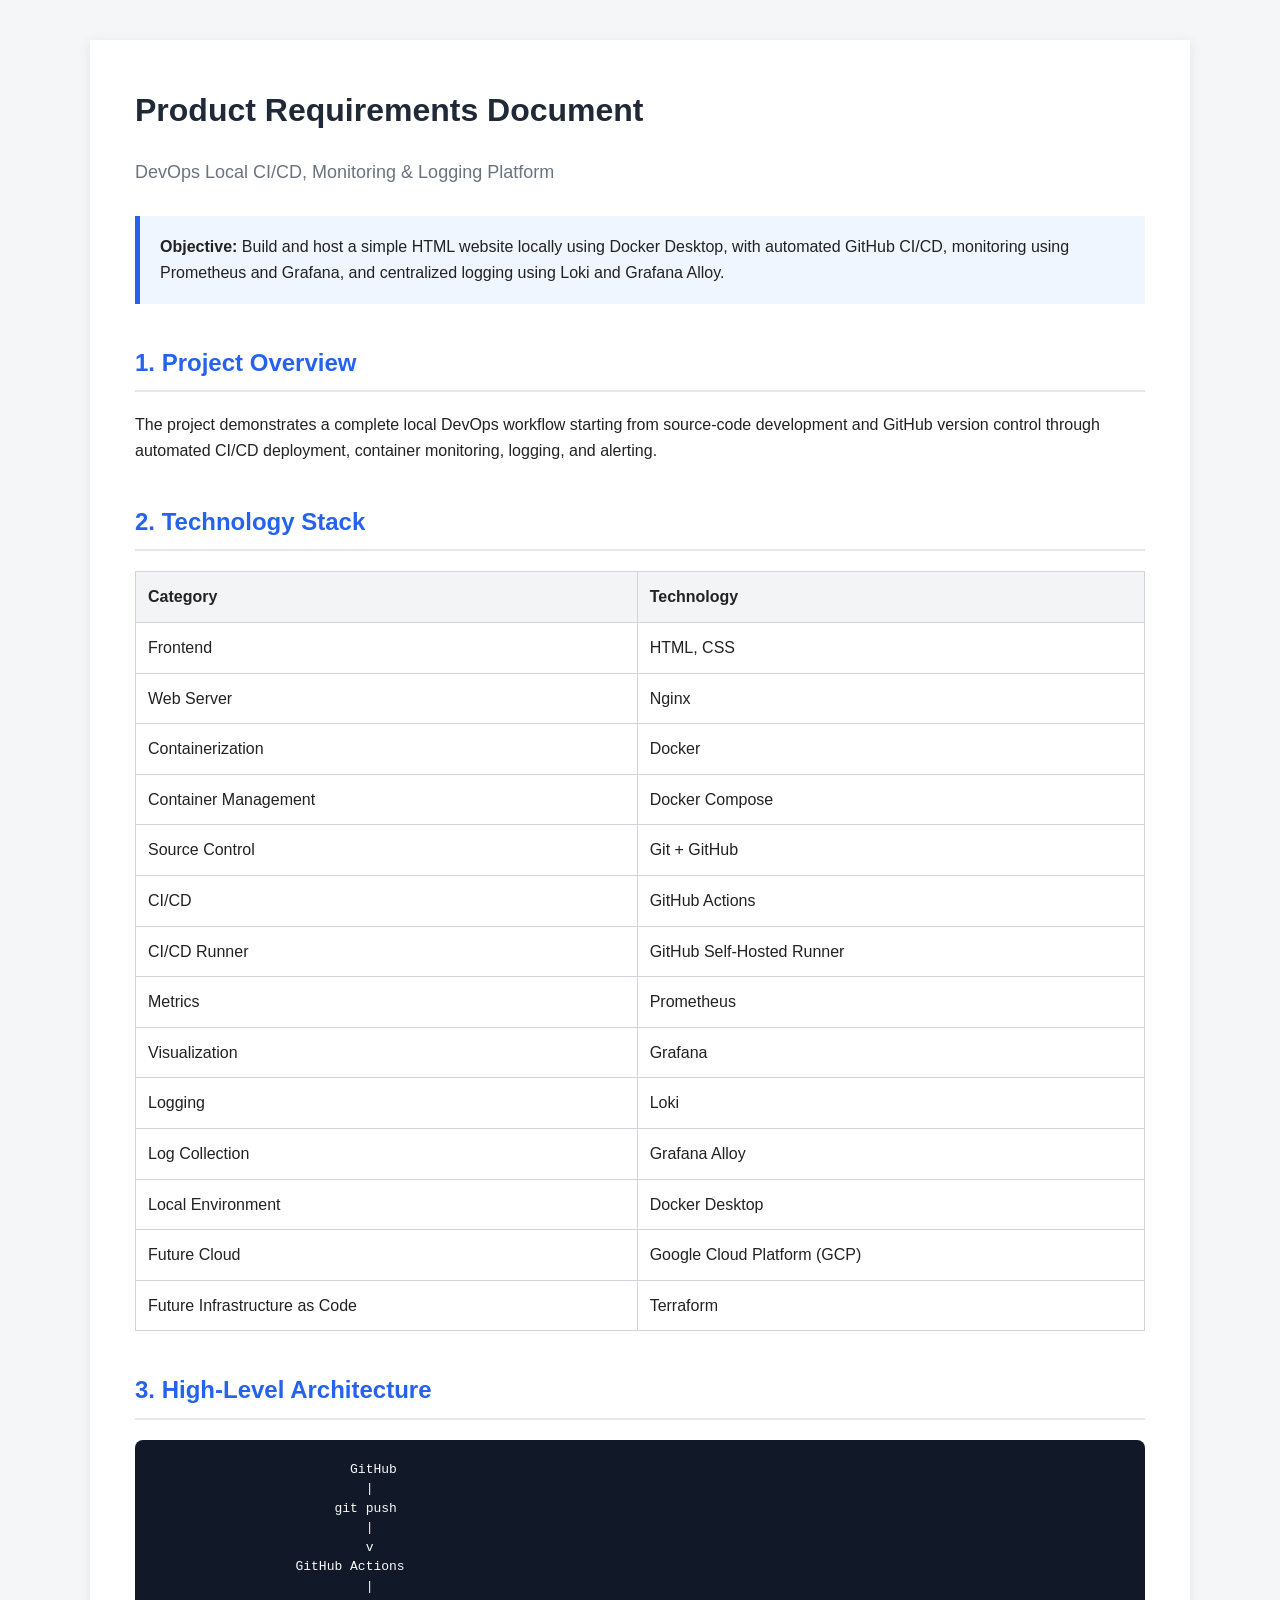
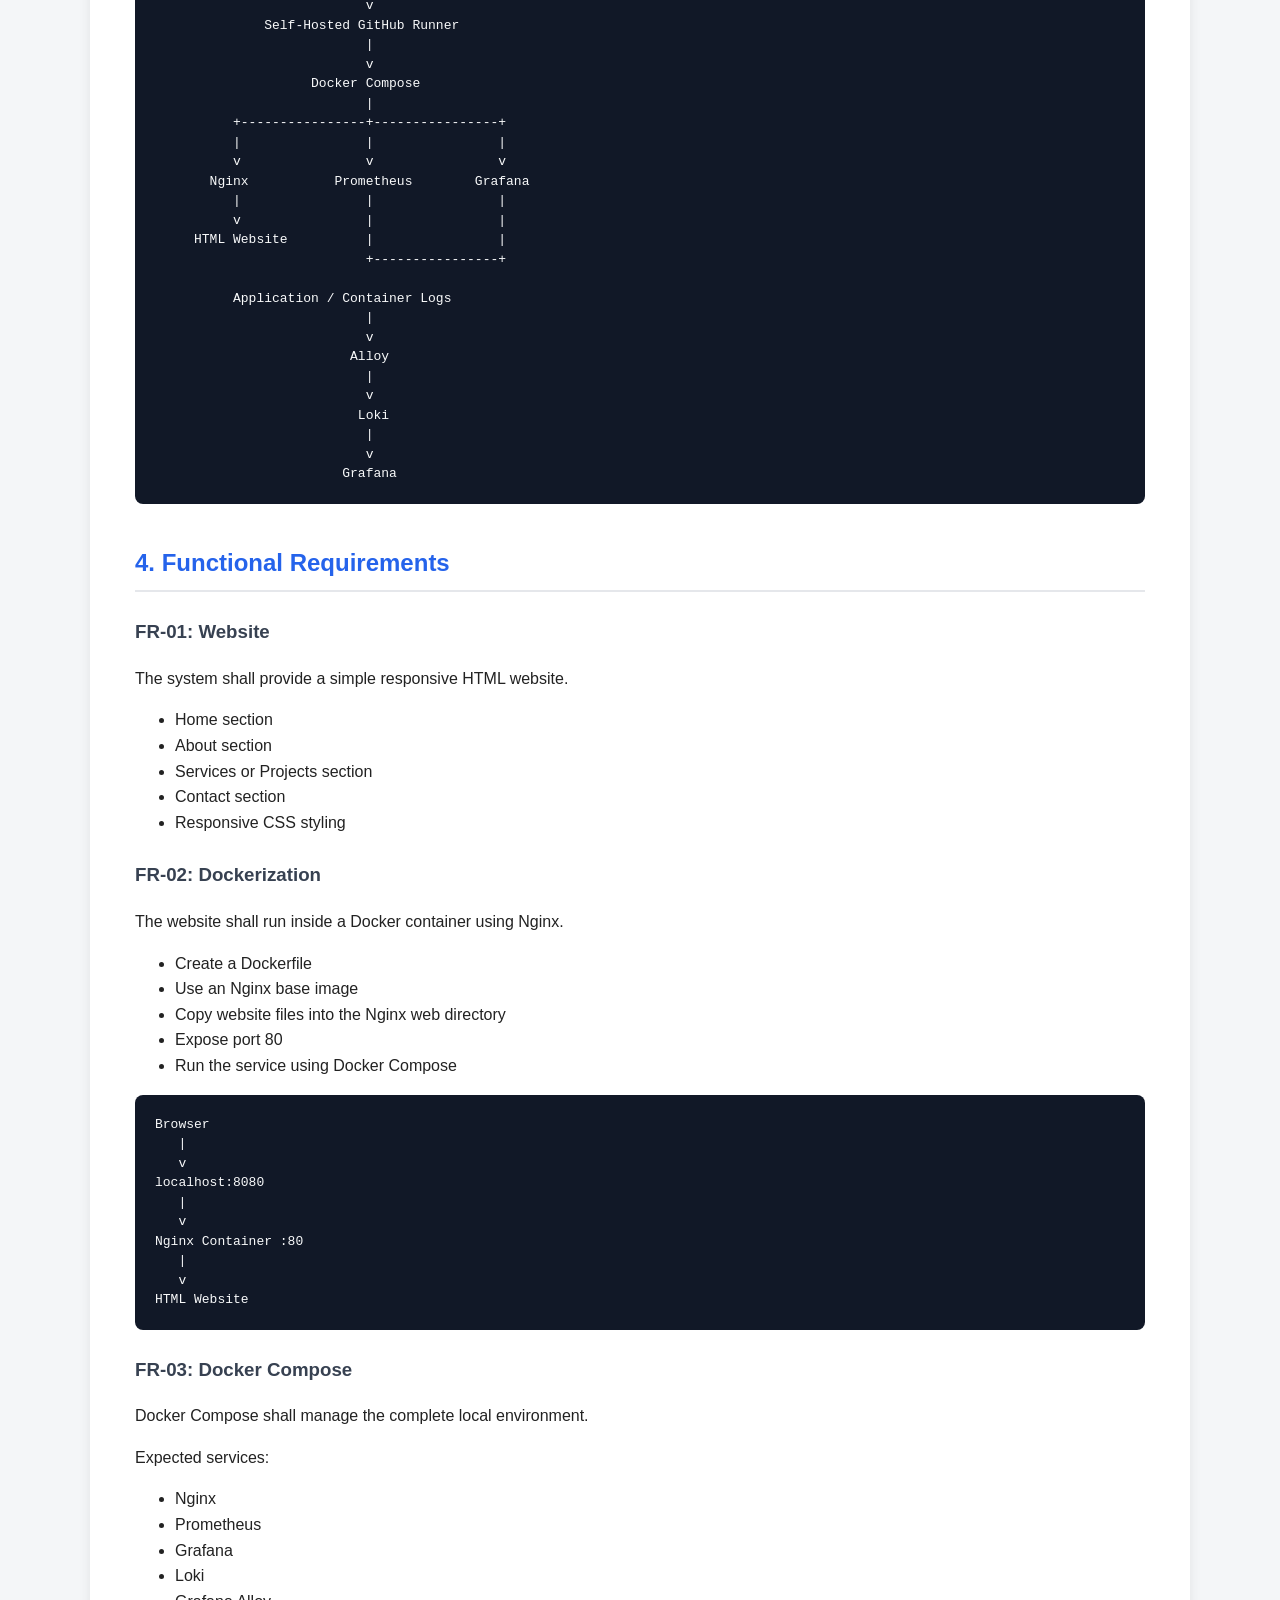
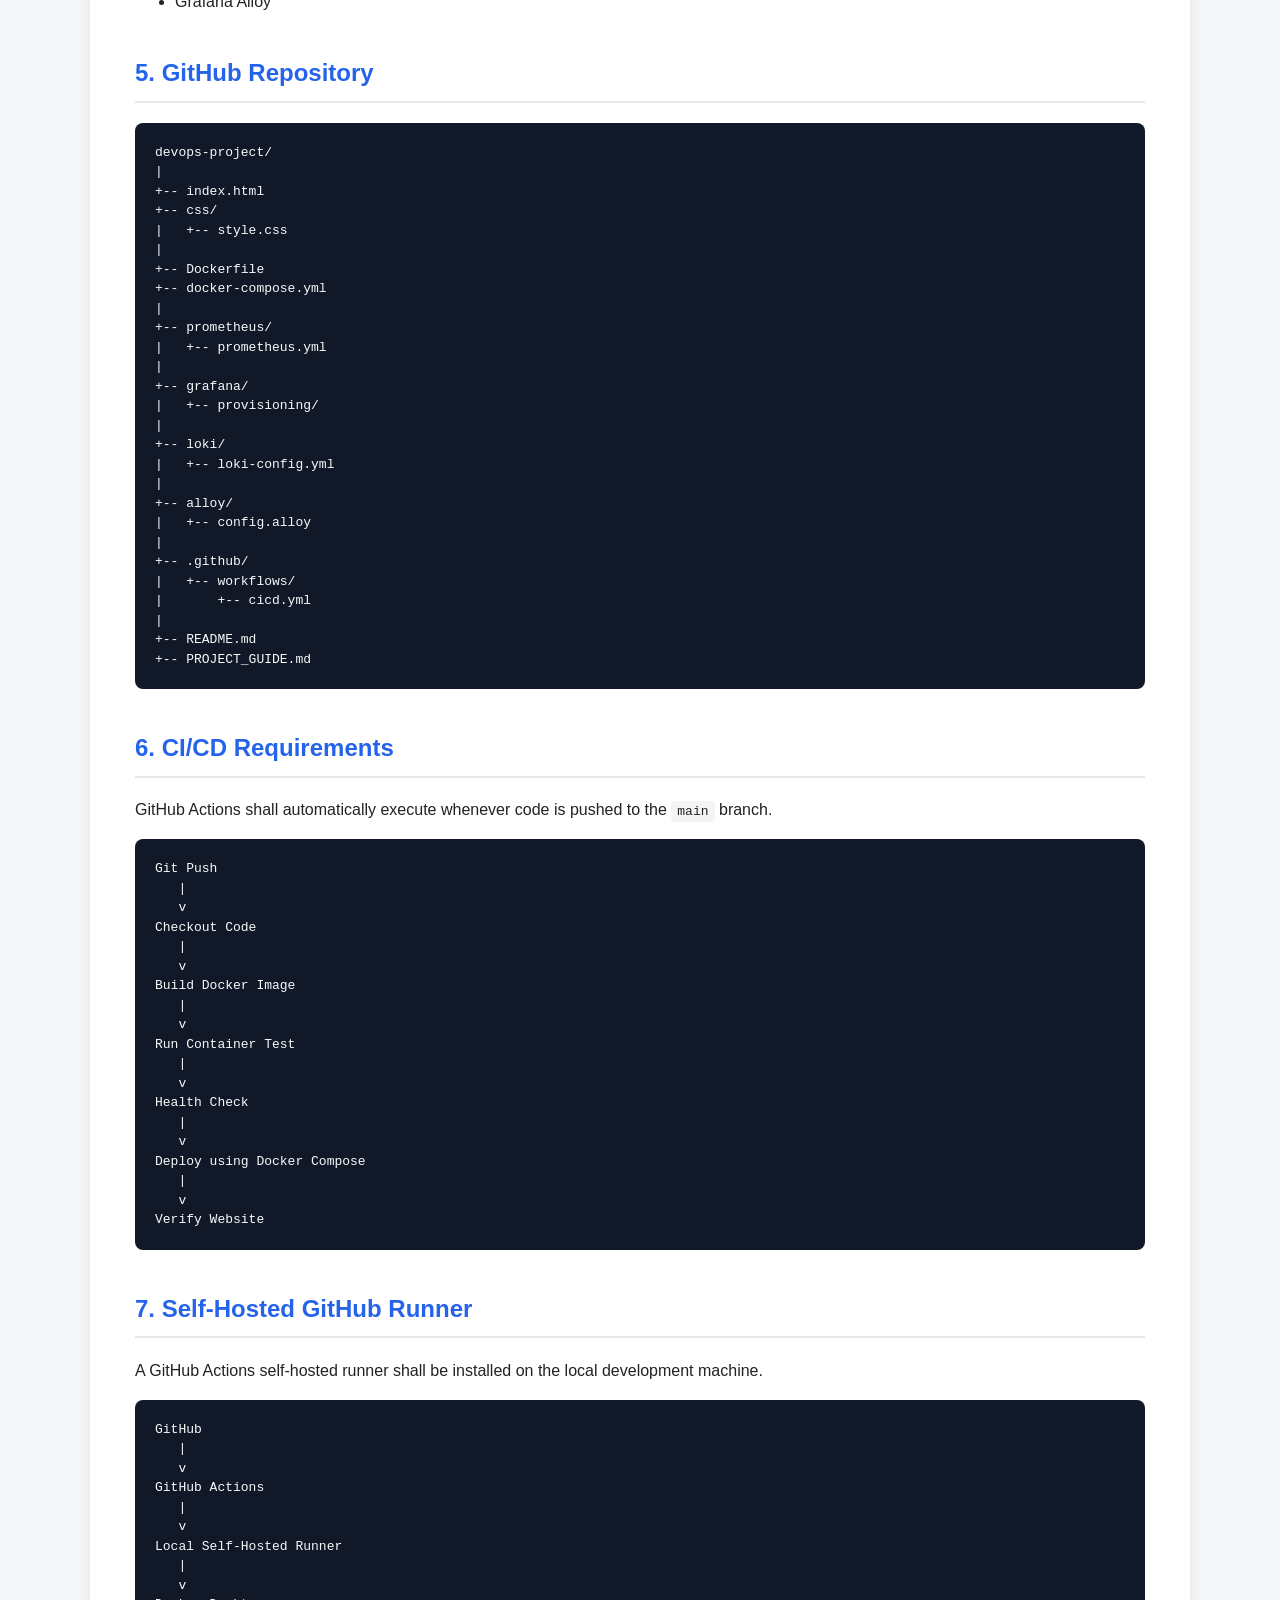
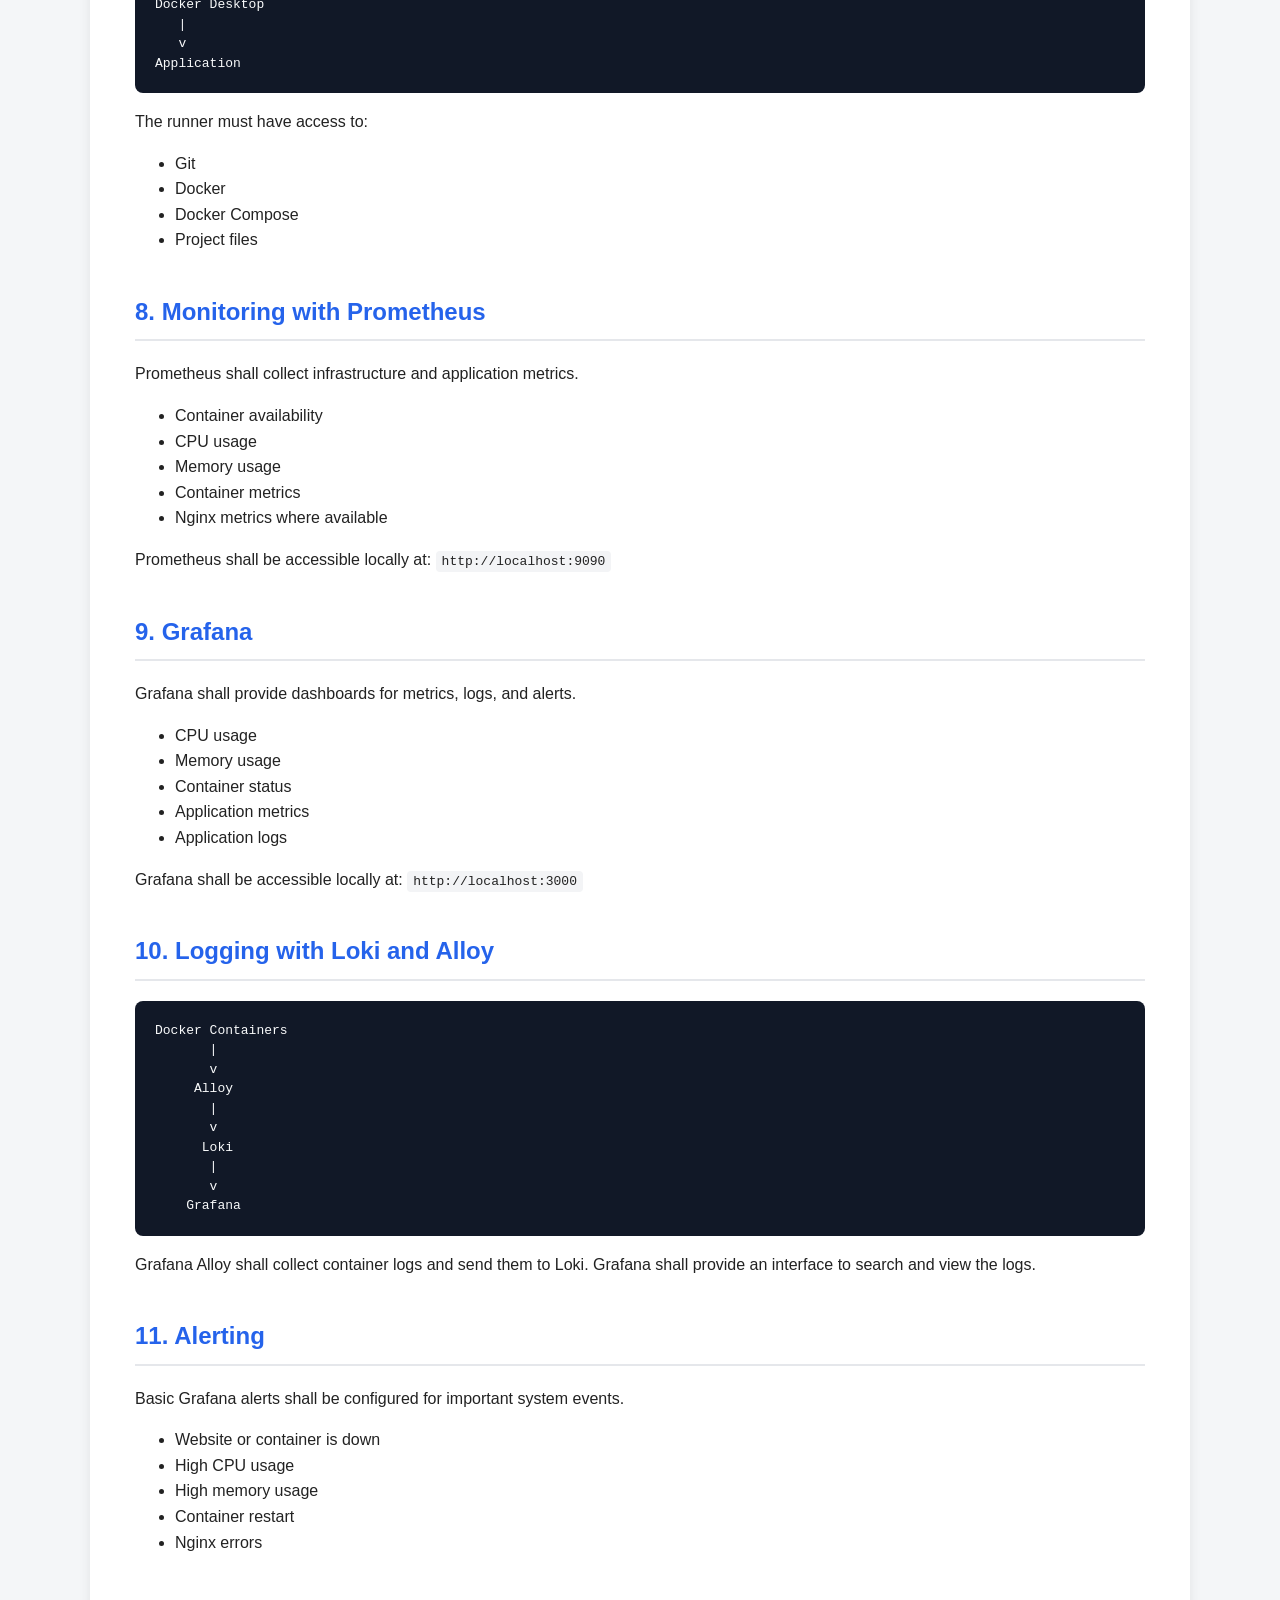
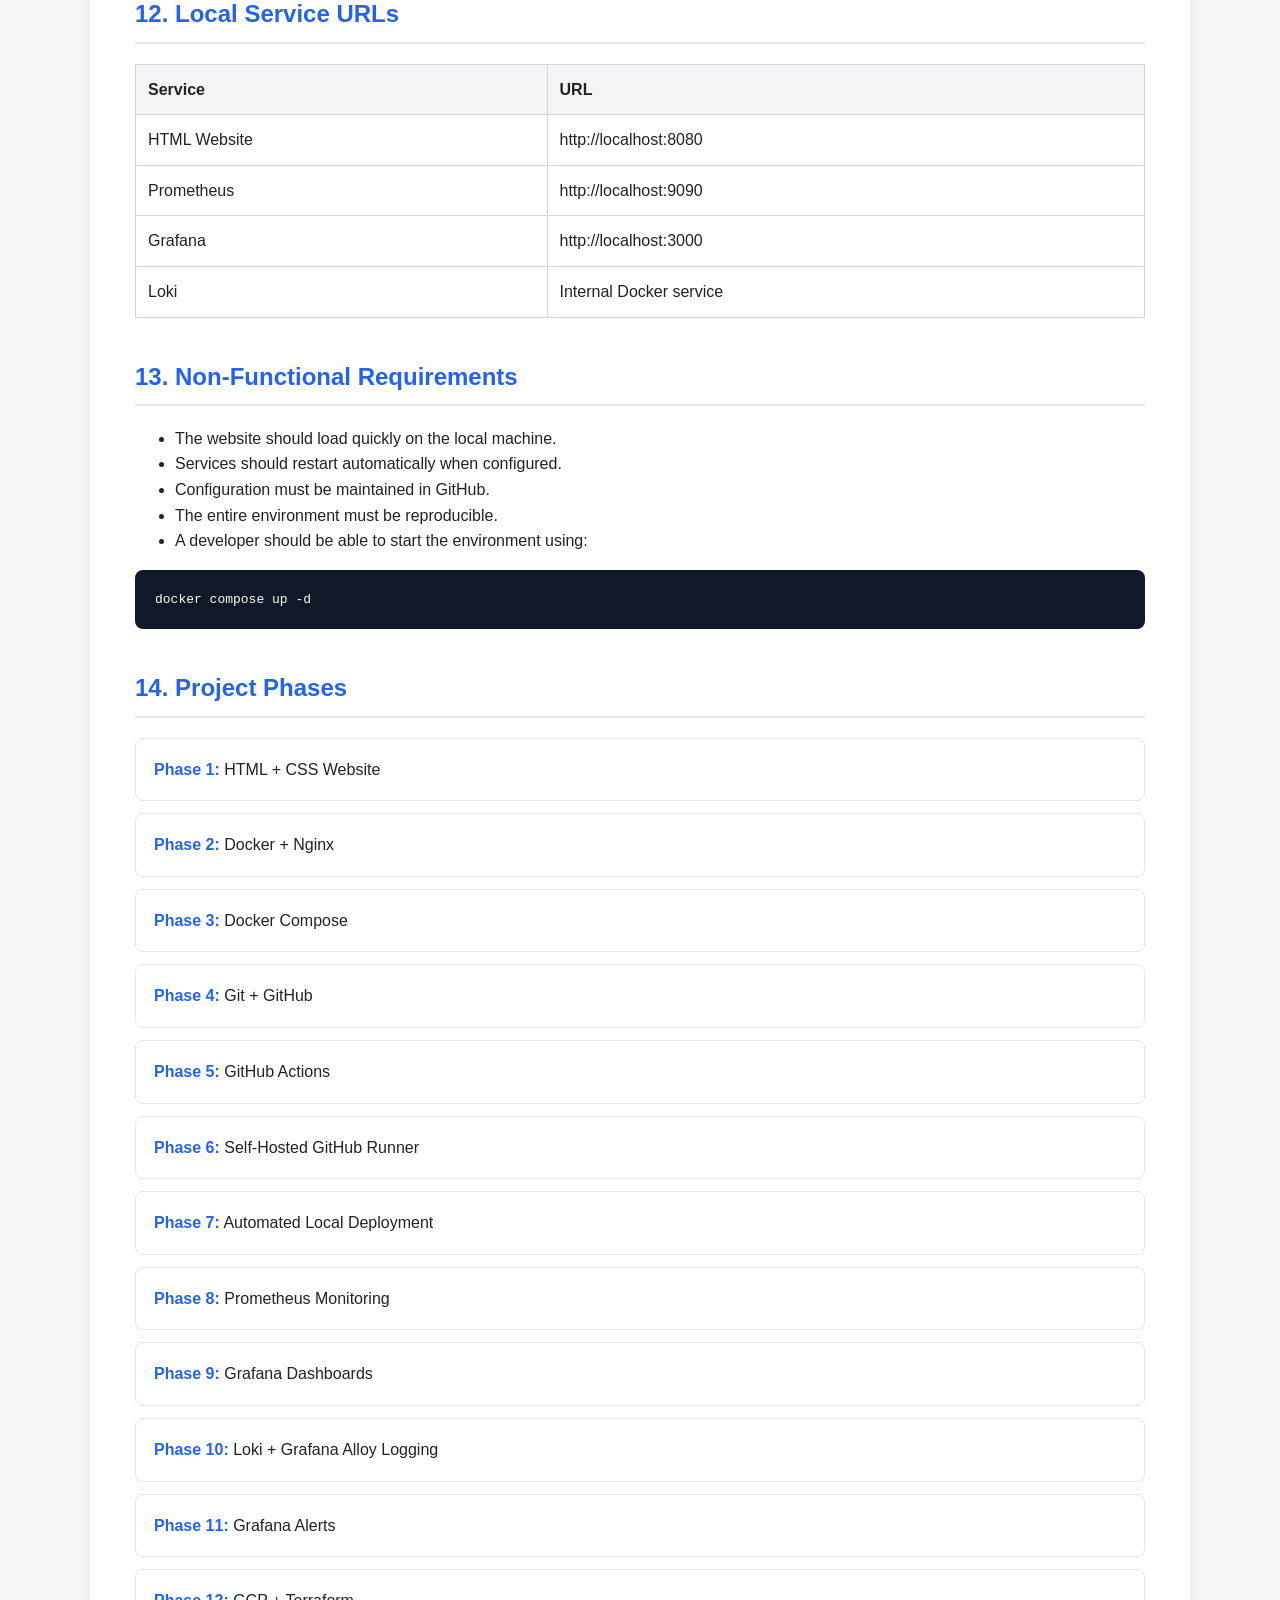
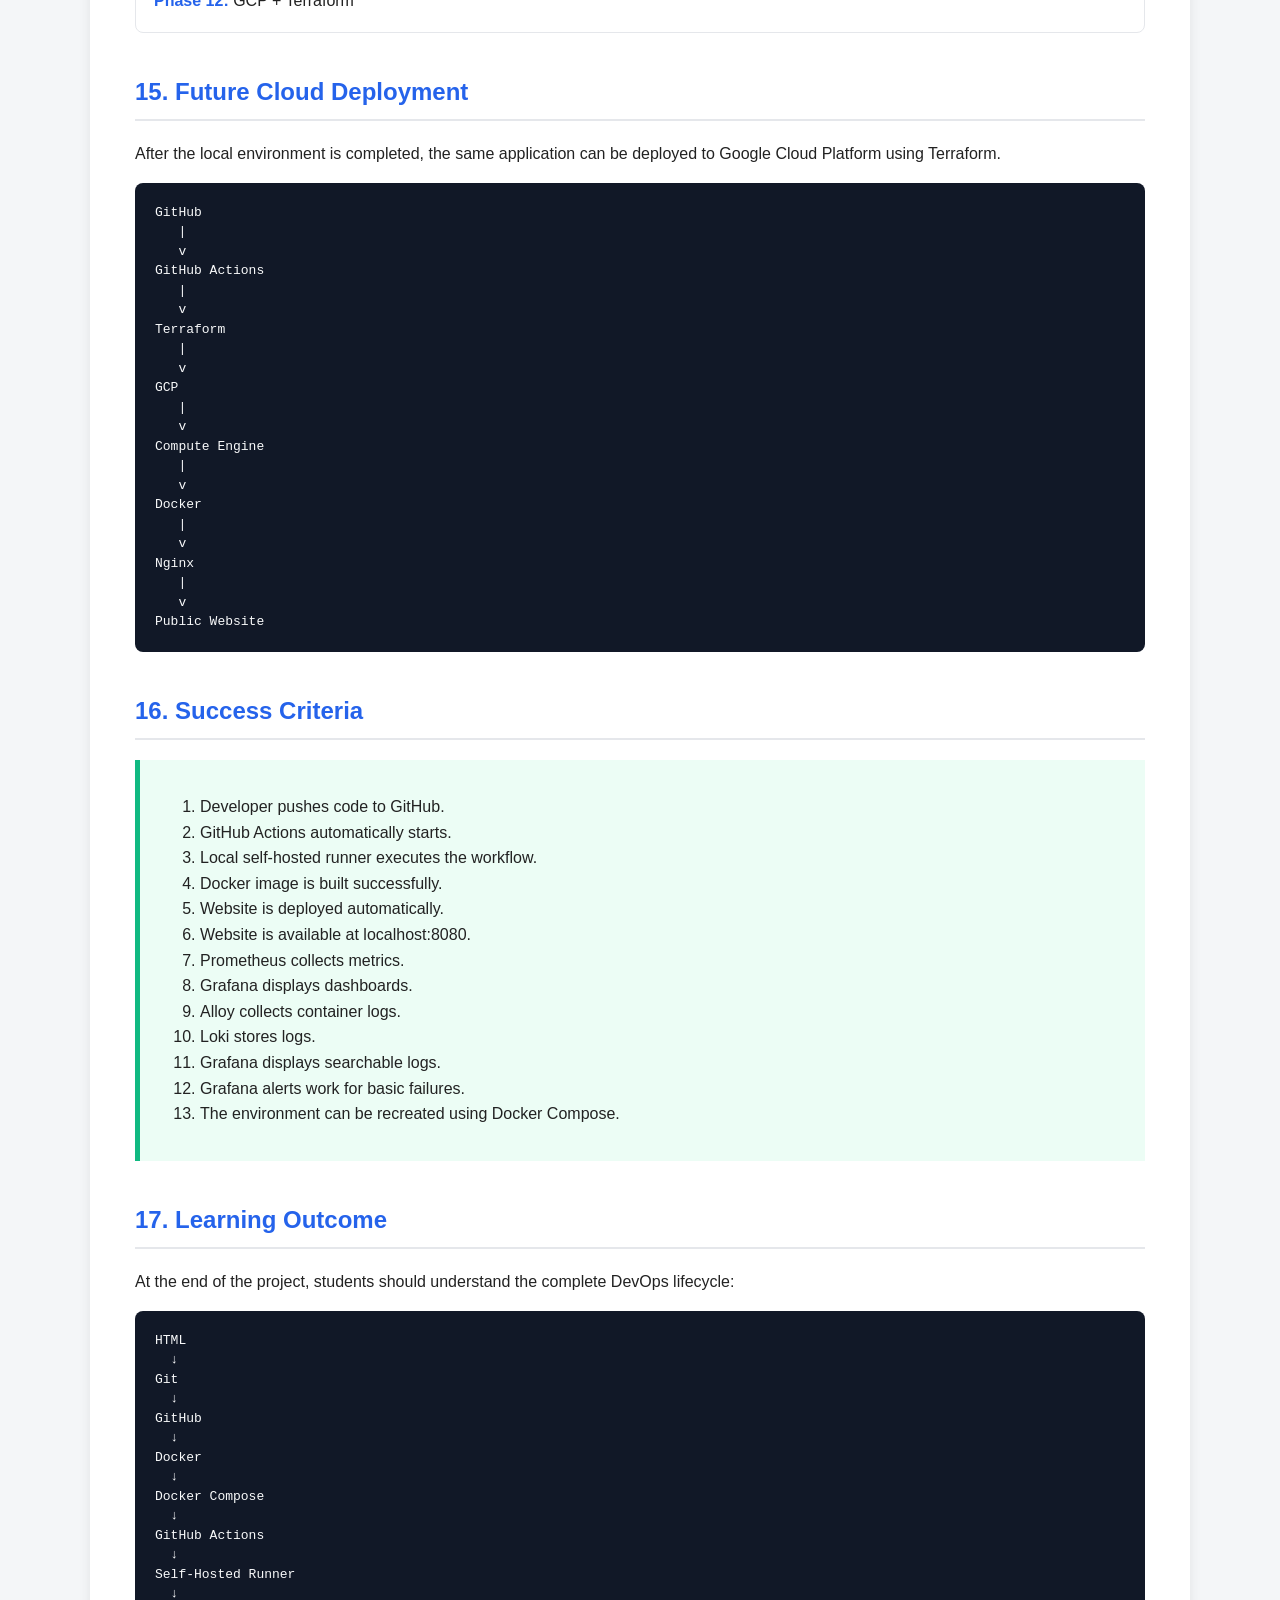
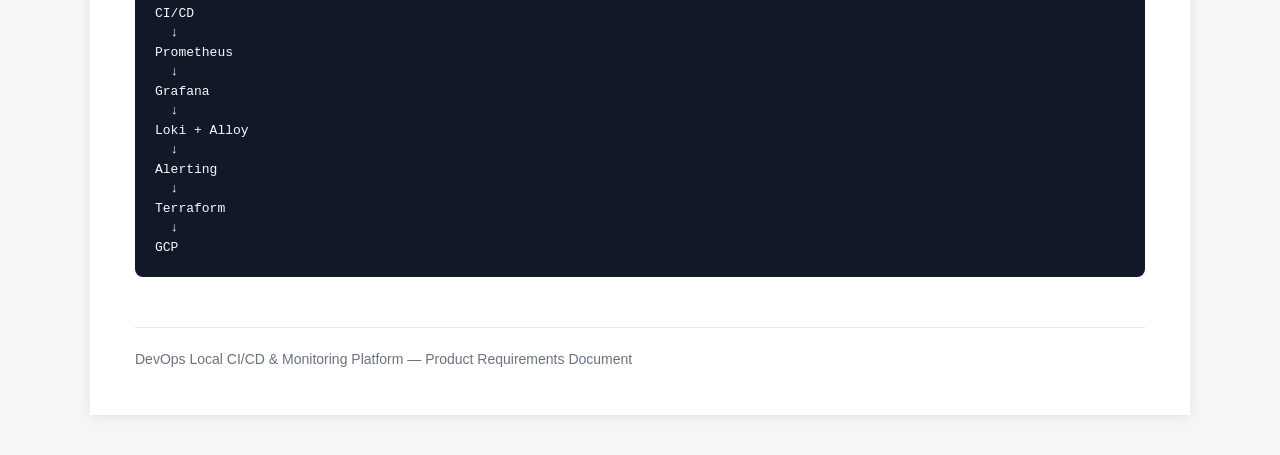
<file: task/phase1/index.html>
<!DOCTYPE html>

<html lang="en">
<head>
    <meta charset="UTF-8">
    <meta name="viewport" content="width=device-width, initial-scale=1.0">
    <title>DevOps Local Hosting Project - PRD</title>

<style>
    * {
        box-sizing: border-box;
    }

    body {
        margin: 0;
        font-family: Arial, Helvetica, sans-serif;
        background: #f4f6f8;
        color: #222;
        line-height: 1.6;
    }

    .container {
        max-width: 1100px;
        margin: 40px auto;
        background: #fff;
        padding: 45px;
        box-shadow: 0 2px 12px rgba(0,0,0,0.08);
    }

    h1 {
        margin-top: 0;
        color: #1f2937;
        font-size: 32px;
    }

    h2 {
        margin-top: 40px;
        padding-bottom: 8px;
        border-bottom: 2px solid #e5e7eb;
        color: #2563eb;
    }

    h3 {
        color: #374151;
        margin-top: 25px;
    }

    .subtitle {
        color: #6b7280;
        font-size: 18px;
        margin-bottom: 30px;
    }

    .objective {
        background: #eff6ff;
        border-left: 5px solid #2563eb;
        padding: 18px 20px;
        margin: 20px 0;
    }

    table {
        width: 100%;
        border-collapse: collapse;
        margin: 20px 0;
    }

    th,
    td {
        border: 1px solid #d1d5db;
        padding: 12px;
        text-align: left;
    }

    th {
        background: #f3f4f6;
    }

    code {
        background: #f3f4f6;
        padding: 3px 6px;
        border-radius: 4px;
        font-family: monospace;
    }

    pre {
        background: #111827;
        color: #f9fafb;
        padding: 20px;
        border-radius: 8px;
        overflow-x: auto;
        line-height: 1.5;
    }

    .phase {
        border: 1px solid #e5e7eb;
        border-radius: 8px;
        padding: 18px;
        margin: 12px 0;
    }

    .phase strong {
        color: #2563eb;
    }

    .success {
        background: #ecfdf5;
        border-left: 5px solid #10b981;
        padding: 18px 20px;
        margin-top: 20px;
    }

    footer {
        margin-top: 50px;
        padding-top: 20px;
        border-top: 1px solid #e5e7eb;
        color: #6b7280;
        font-size: 14px;
    }
</style>

</head>

<body>

<div class="container">

<h1>Product Requirements Document</h1>

<div class="subtitle">
    DevOps Local CI/CD, Monitoring & Logging Platform
</div>

<div class="objective">
    <strong>Objective:</strong>
    Build and host a simple HTML website locally using Docker Desktop,
    with automated GitHub CI/CD, monitoring using Prometheus and Grafana,
    and centralized logging using Loki and Grafana Alloy.
</div>

<h2>1. Project Overview</h2>

<p>
    The project demonstrates a complete local DevOps workflow starting from
    source-code development and GitHub version control through automated
    CI/CD deployment, container monitoring, logging, and alerting.
</p>

<h2>2. Technology Stack</h2>

<table>
    <thead>
        <tr>
            <th>Category</th>
            <th>Technology</th>
        </tr>
    </thead>
    <tbody>
        <tr>
            <td>Frontend</td>
            <td>HTML, CSS</td>
        </tr>
        <tr>
            <td>Web Server</td>
            <td>Nginx</td>
        </tr>
        <tr>
            <td>Containerization</td>
            <td>Docker</td>
        </tr>
        <tr>
            <td>Container Management</td>
            <td>Docker Compose</td>
        </tr>
        <tr>
            <td>Source Control</td>
            <td>Git + GitHub</td>
        </tr>
        <tr>
            <td>CI/CD</td>
            <td>GitHub Actions</td>
        </tr>
        <tr>
            <td>CI/CD Runner</td>
            <td>GitHub Self-Hosted Runner</td>
        </tr>
        <tr>
            <td>Metrics</td>
            <td>Prometheus</td>
        </tr>
        <tr>
            <td>Visualization</td>
            <td>Grafana</td>
        </tr>
        <tr>
            <td>Logging</td>
            <td>Loki</td>
        </tr>
        <tr>
            <td>Log Collection</td>
            <td>Grafana Alloy</td>
        </tr>
        <tr>
            <td>Local Environment</td>
            <td>Docker Desktop</td>
        </tr>
        <tr>
            <td>Future Cloud</td>
            <td>Google Cloud Platform (GCP)</td>
        </tr>
        <tr>
            <td>Future Infrastructure as Code</td>
            <td>Terraform</td>
        </tr>
    </tbody>
</table>

<h2>3. High-Level Architecture</h2>

<pre>
                         GitHub
                           |
                       git push
                           |
                           v
                  GitHub Actions
                           |
                           v
              Self-Hosted GitHub Runner
                           |
                           v
                    Docker Compose
                           |
          +----------------+----------------+
          |                |                |
          v                v                v
       Nginx           Prometheus        Grafana
          |                |                |
          v                |                |
     HTML Website          |                |
                           +----------------+
                                   
          Application / Container Logs
                           |
                           v
                         Alloy
                           |
                           v
                          Loki
                           |
                           v
                        Grafana
</pre>

<h2>4. Functional Requirements</h2>

<h3>FR-01: Website</h3>

<p>
    The system shall provide a simple responsive HTML website.
</p>

<ul>
    <li>Home section</li>
    <li>About section</li>
    <li>Services or Projects section</li>
    <li>Contact section</li>
    <li>Responsive CSS styling</li>
</ul>

<h3>FR-02: Dockerization</h3>

<p>
    The website shall run inside a Docker container using Nginx.
</p>

<ul>
    <li>Create a Dockerfile</li>
    <li>Use an Nginx base image</li>
    <li>Copy website files into the Nginx web directory</li>
    <li>Expose port 80</li>
    <li>Run the service using Docker Compose</li>
</ul>

<pre>
Browser
   |
   v
localhost:8080
   |
   v
Nginx Container :80
   |
   v
HTML Website
</pre>

<h3>FR-03: Docker Compose</h3>

<p>
    Docker Compose shall manage the complete local environment.
</p>

<p>Expected services:</p>

<ul>
    <li>Nginx</li>
    <li>Prometheus</li>
    <li>Grafana</li>
    <li>Loki</li>
    <li>Grafana Alloy</li>
</ul>

<h2>5. GitHub Repository</h2>

<pre>
devops-project/
|
+-- index.html
+-- css/
|   +-- style.css
|
+-- Dockerfile
+-- docker-compose.yml
|
+-- prometheus/
|   +-- prometheus.yml
|
+-- grafana/
|   +-- provisioning/
|
+-- loki/
|   +-- loki-config.yml
|
+-- alloy/
|   +-- config.alloy
|
+-- .github/
|   +-- workflows/
|       +-- cicd.yml
|
+-- README.md
+-- PROJECT_GUIDE.md
</pre>

<h2>6. CI/CD Requirements</h2>

<p>
    GitHub Actions shall automatically execute whenever code is pushed
    to the <code>main</code> branch.
</p>

<pre>
Git Push
   |
   v
Checkout Code
   |
   v
Build Docker Image
   |
   v
Run Container Test
   |
   v
Health Check
   |
   v
Deploy using Docker Compose
   |
   v
Verify Website
</pre>

<h2>7. Self-Hosted GitHub Runner</h2>

<p>
    A GitHub Actions self-hosted runner shall be installed on the local
    development machine.
</p>

<pre>
GitHub
   |
   v
GitHub Actions
   |
   v
Local Self-Hosted Runner
   |
   v
Docker Desktop
   |
   v
Application
</pre>

<p>
    The runner must have access to:
</p>

<ul>
    <li>Git</li>
    <li>Docker</li>
    <li>Docker Compose</li>
    <li>Project files</li>
</ul>

<h2>8. Monitoring with Prometheus</h2>

<p>
    Prometheus shall collect infrastructure and application metrics.
</p>

<ul>
    <li>Container availability</li>
    <li>CPU usage</li>
    <li>Memory usage</li>
    <li>Container metrics</li>
    <li>Nginx metrics where available</li>
</ul>

<p>
    Prometheus shall be accessible locally at:
    <code>http://localhost:9090</code>
</p>

<h2>9. Grafana</h2>

<p>
    Grafana shall provide dashboards for metrics, logs, and alerts.
</p>

<ul>
    <li>CPU usage</li>
    <li>Memory usage</li>
    <li>Container status</li>
    <li>Application metrics</li>
    <li>Application logs</li>
</ul>

<p>
    Grafana shall be accessible locally at:
    <code>http://localhost:3000</code>
</p>

<h2>10. Logging with Loki and Alloy</h2>

<pre>
Docker Containers
       |
       v
     Alloy
       |
       v
      Loki
       |
       v
    Grafana
</pre>

<p>
    Grafana Alloy shall collect container logs and send them to Loki.
    Grafana shall provide an interface to search and view the logs.
</p>

<h2>11. Alerting</h2>

<p>
    Basic Grafana alerts shall be configured for important system events.
</p>

<ul>
    <li>Website or container is down</li>
    <li>High CPU usage</li>
    <li>High memory usage</li>
    <li>Container restart</li>
    <li>Nginx errors</li>
</ul>

<h2>12. Local Service URLs</h2>

<table>
    <thead>
        <tr>
            <th>Service</th>
            <th>URL</th>
        </tr>
    </thead>
    <tbody>
        <tr>
            <td>HTML Website</td>
            <td>http://localhost:8080</td>
        </tr>
        <tr>
            <td>Prometheus</td>
            <td>http://localhost:9090</td>
        </tr>
        <tr>
            <td>Grafana</td>
            <td>http://localhost:3000</td>
        </tr>
        <tr>
            <td>Loki</td>
            <td>Internal Docker service</td>
        </tr>
    </tbody>
</table>

<h2>13. Non-Functional Requirements</h2>

<ul>
    <li>The website should load quickly on the local machine.</li>
    <li>Services should restart automatically when configured.</li>
    <li>Configuration must be maintained in GitHub.</li>
    <li>The entire environment must be reproducible.</li>
    <li>A developer should be able to start the environment using:</li>
</ul>

<pre>
docker compose up -d
</pre>

<h2>14. Project Phases</h2>

<div class="phase">
    <strong>Phase 1:</strong> HTML + CSS Website
</div>

<div class="phase">
    <strong>Phase 2:</strong> Docker + Nginx
</div>

<div class="phase">
    <strong>Phase 3:</strong> Docker Compose
</div>

<div class="phase">
    <strong>Phase 4:</strong> Git + GitHub
</div>

<div class="phase">
    <strong>Phase 5:</strong> GitHub Actions
</div>

<div class="phase">
    <strong>Phase 6:</strong> Self-Hosted GitHub Runner
</div>

<div class="phase">
    <strong>Phase 7:</strong> Automated Local Deployment
</div>

<div class="phase">
    <strong>Phase 8:</strong> Prometheus Monitoring
</div>

<div class="phase">
    <strong>Phase 9:</strong> Grafana Dashboards
</div>

<div class="phase">
    <strong>Phase 10:</strong> Loki + Grafana Alloy Logging
</div>

<div class="phase">
    <strong>Phase 11:</strong> Grafana Alerts
</div>

<div class="phase">
    <strong>Phase 12:</strong> GCP + Terraform
</div>

<h2>15. Future Cloud Deployment</h2>

<p>
    After the local environment is completed, the same application can
    be deployed to Google Cloud Platform using Terraform.
</p>

<pre>
GitHub
   |
   v
GitHub Actions
   |
   v
Terraform
   |
   v
GCP
   |
   v
Compute Engine
   |
   v
Docker
   |
   v
Nginx
   |
   v
Public Website
</pre>

<h2>16. Success Criteria</h2>

<div class="success">
    <ol>
        <li>Developer pushes code to GitHub.</li>
        <li>GitHub Actions automatically starts.</li>
        <li>Local self-hosted runner executes the workflow.</li>
        <li>Docker image is built successfully.</li>
        <li>Website is deployed automatically.</li>
        <li>Website is available at localhost:8080.</li>
        <li>Prometheus collects metrics.</li>
        <li>Grafana displays dashboards.</li>
        <li>Alloy collects container logs.</li>
        <li>Loki stores logs.</li>
        <li>Grafana displays searchable logs.</li>
        <li>Grafana alerts work for basic failures.</li>
        <li>The environment can be recreated using Docker Compose.</li>
    </ol>
</div>

<h2>17. Learning Outcome</h2>

<p>
    At the end of the project, students should understand the complete
    DevOps lifecycle:
</p>

<pre>
HTML
  ↓
Git
  ↓
GitHub
  ↓
Docker
  ↓
Docker Compose
  ↓
GitHub Actions
  ↓
Self-Hosted Runner
  ↓
CI/CD
  ↓
Prometheus
  ↓
Grafana
  ↓
Loki + Alloy
  ↓
Alerting
  ↓
Terraform
  ↓
GCP
</pre>

<footer>
    DevOps Local CI/CD & Monitoring Platform — Product Requirements Document
</footer>

</div>

</body>
</html>
</file>
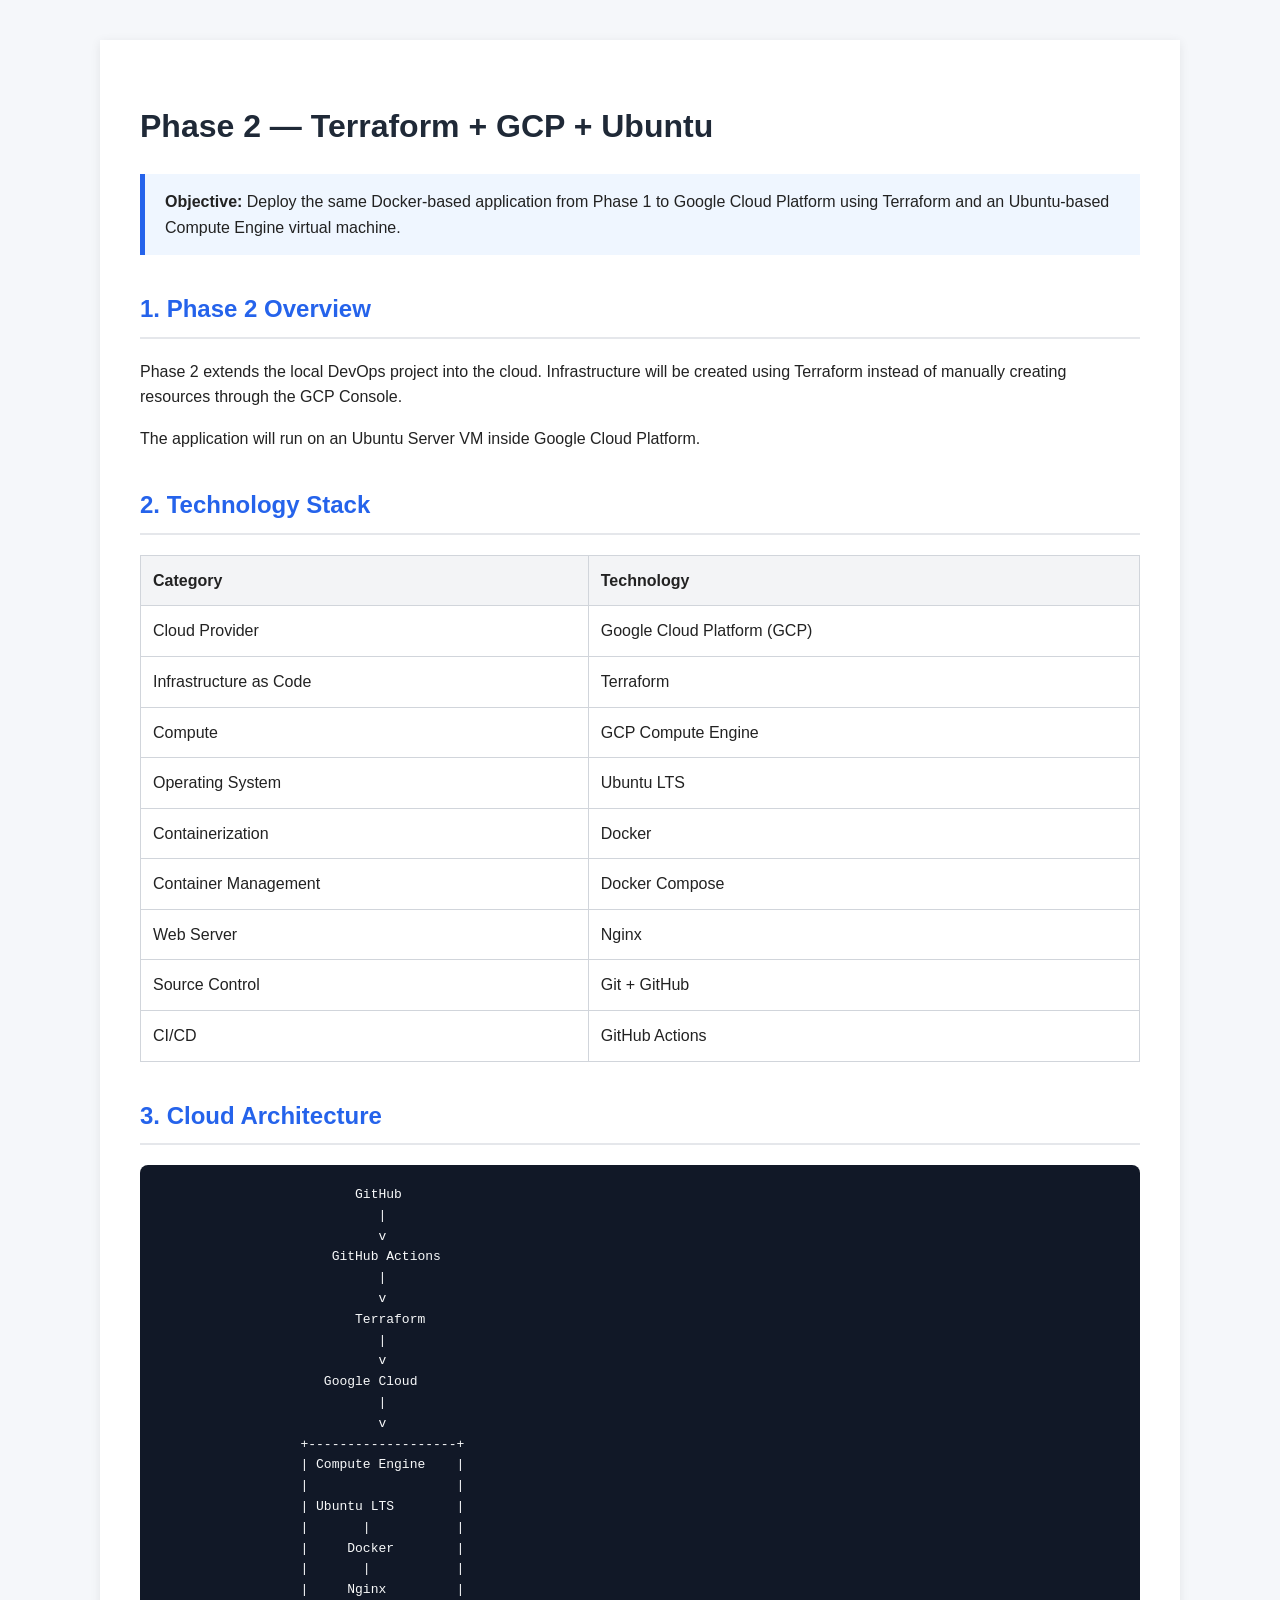
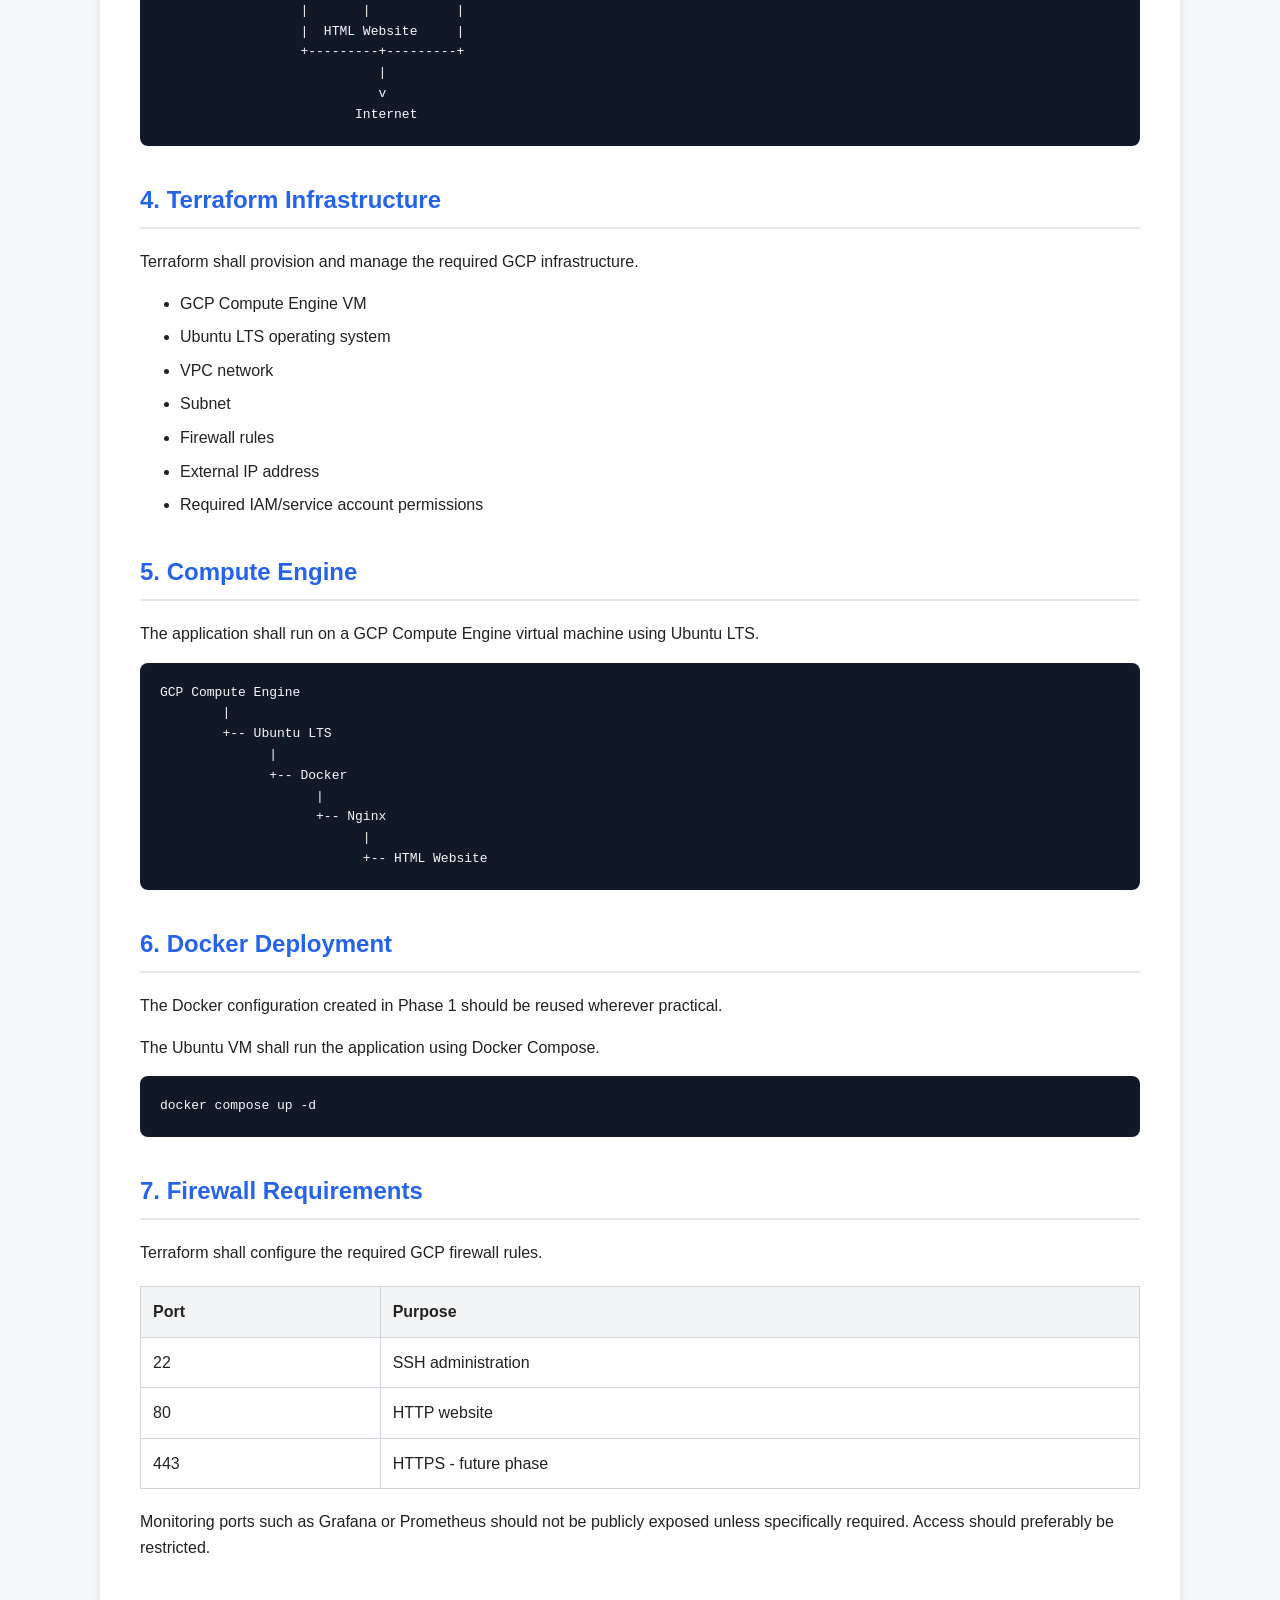
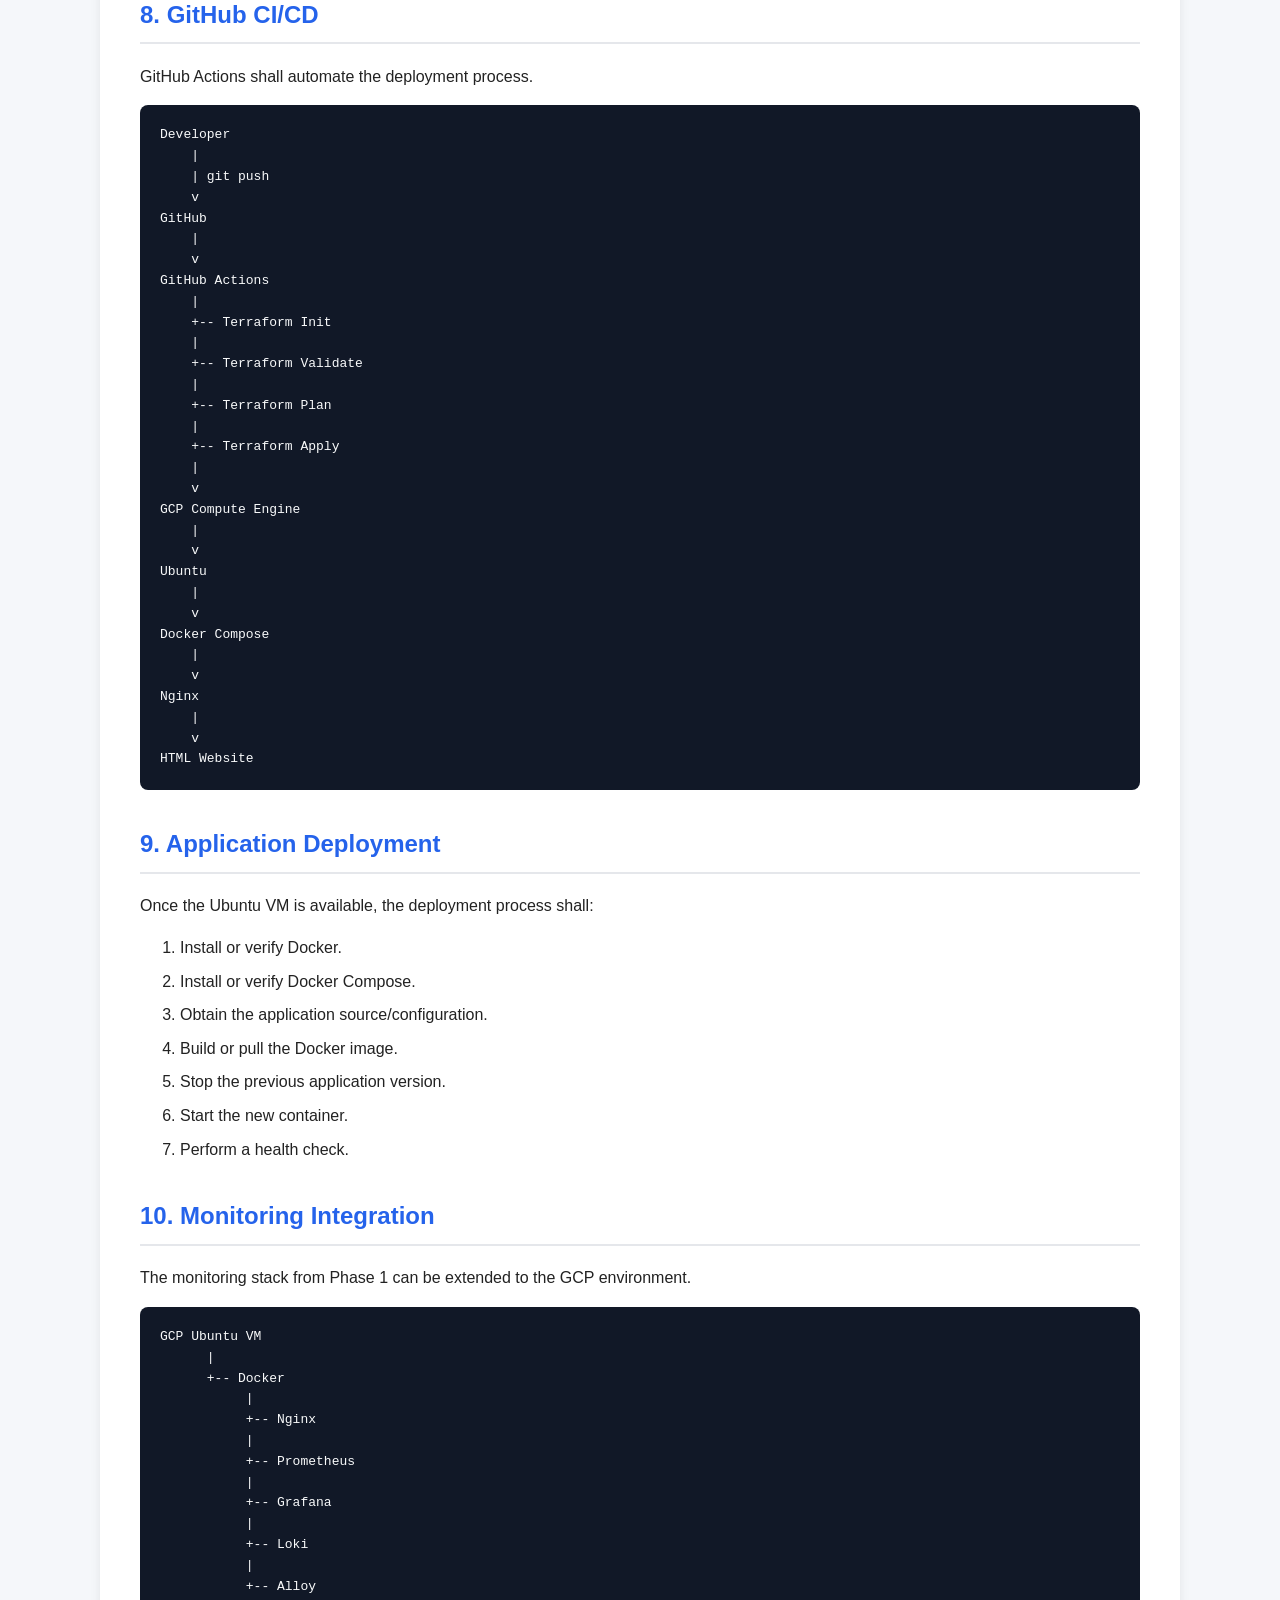
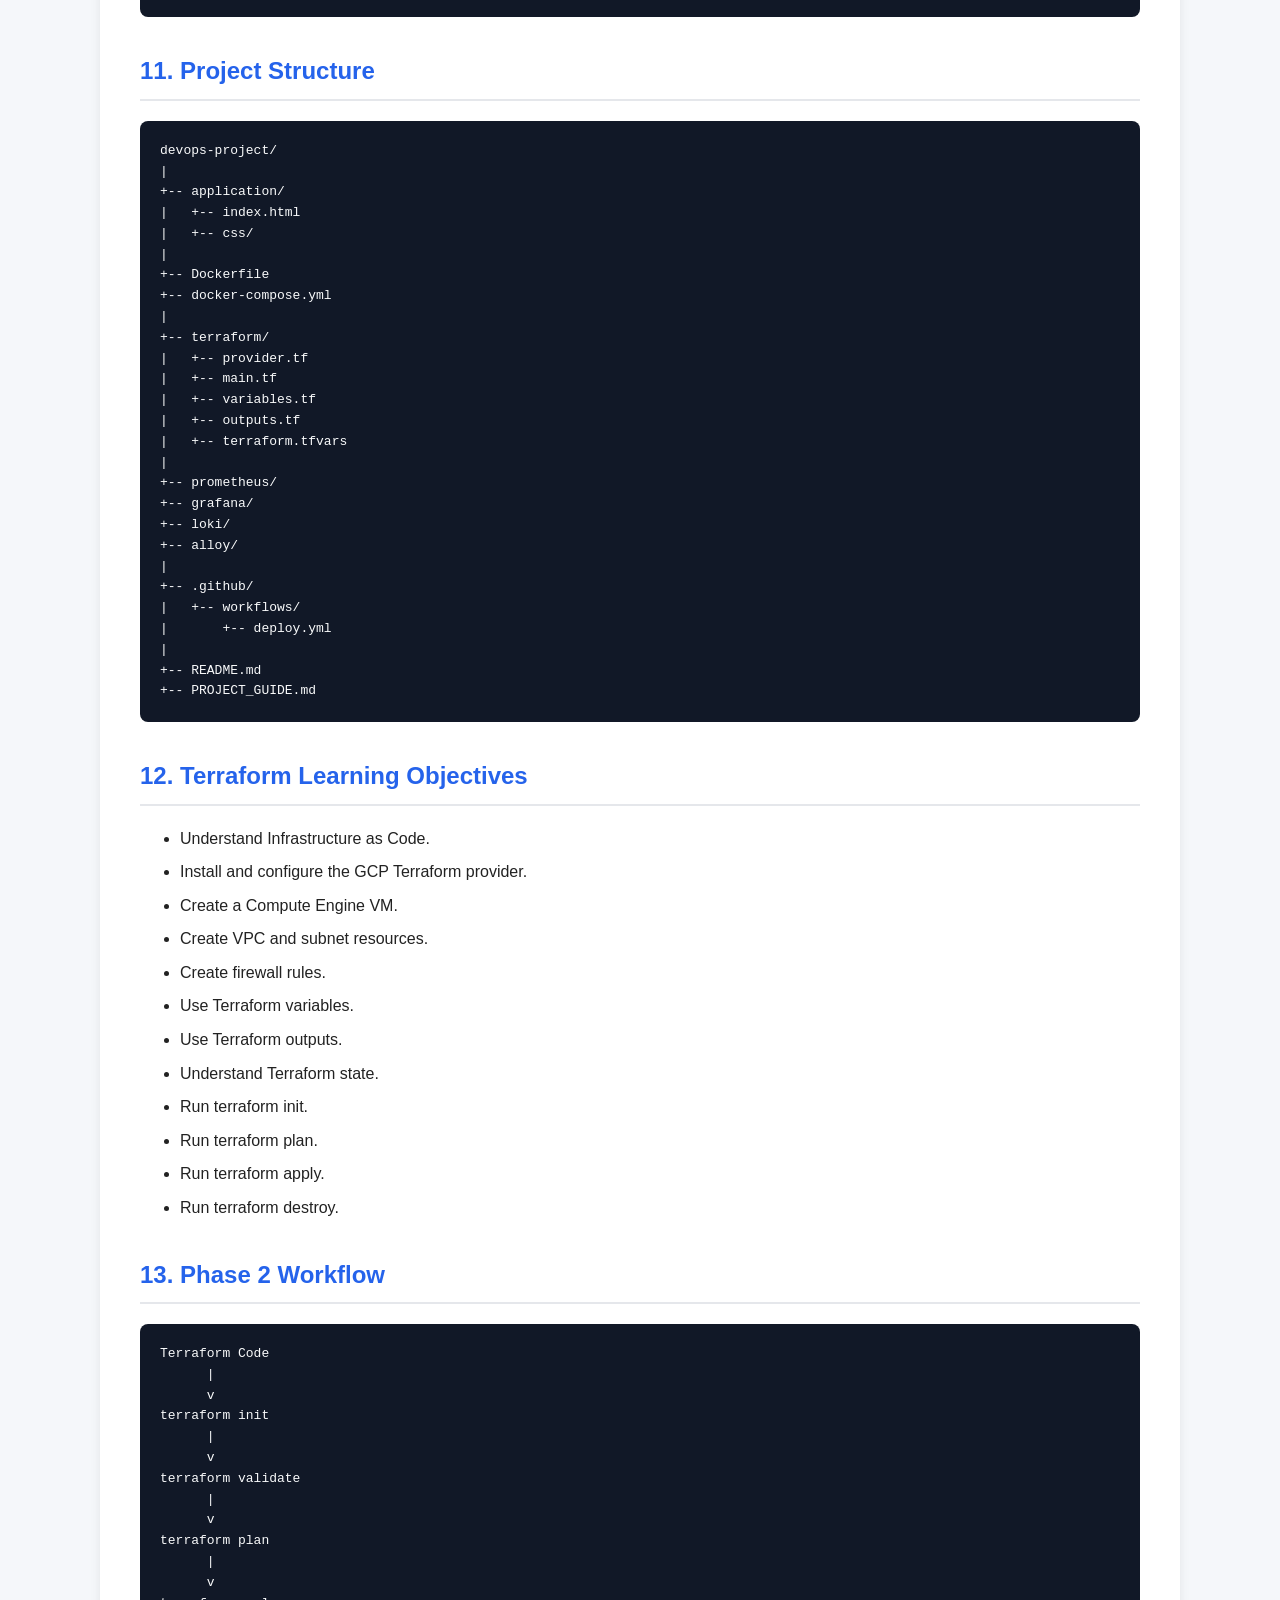
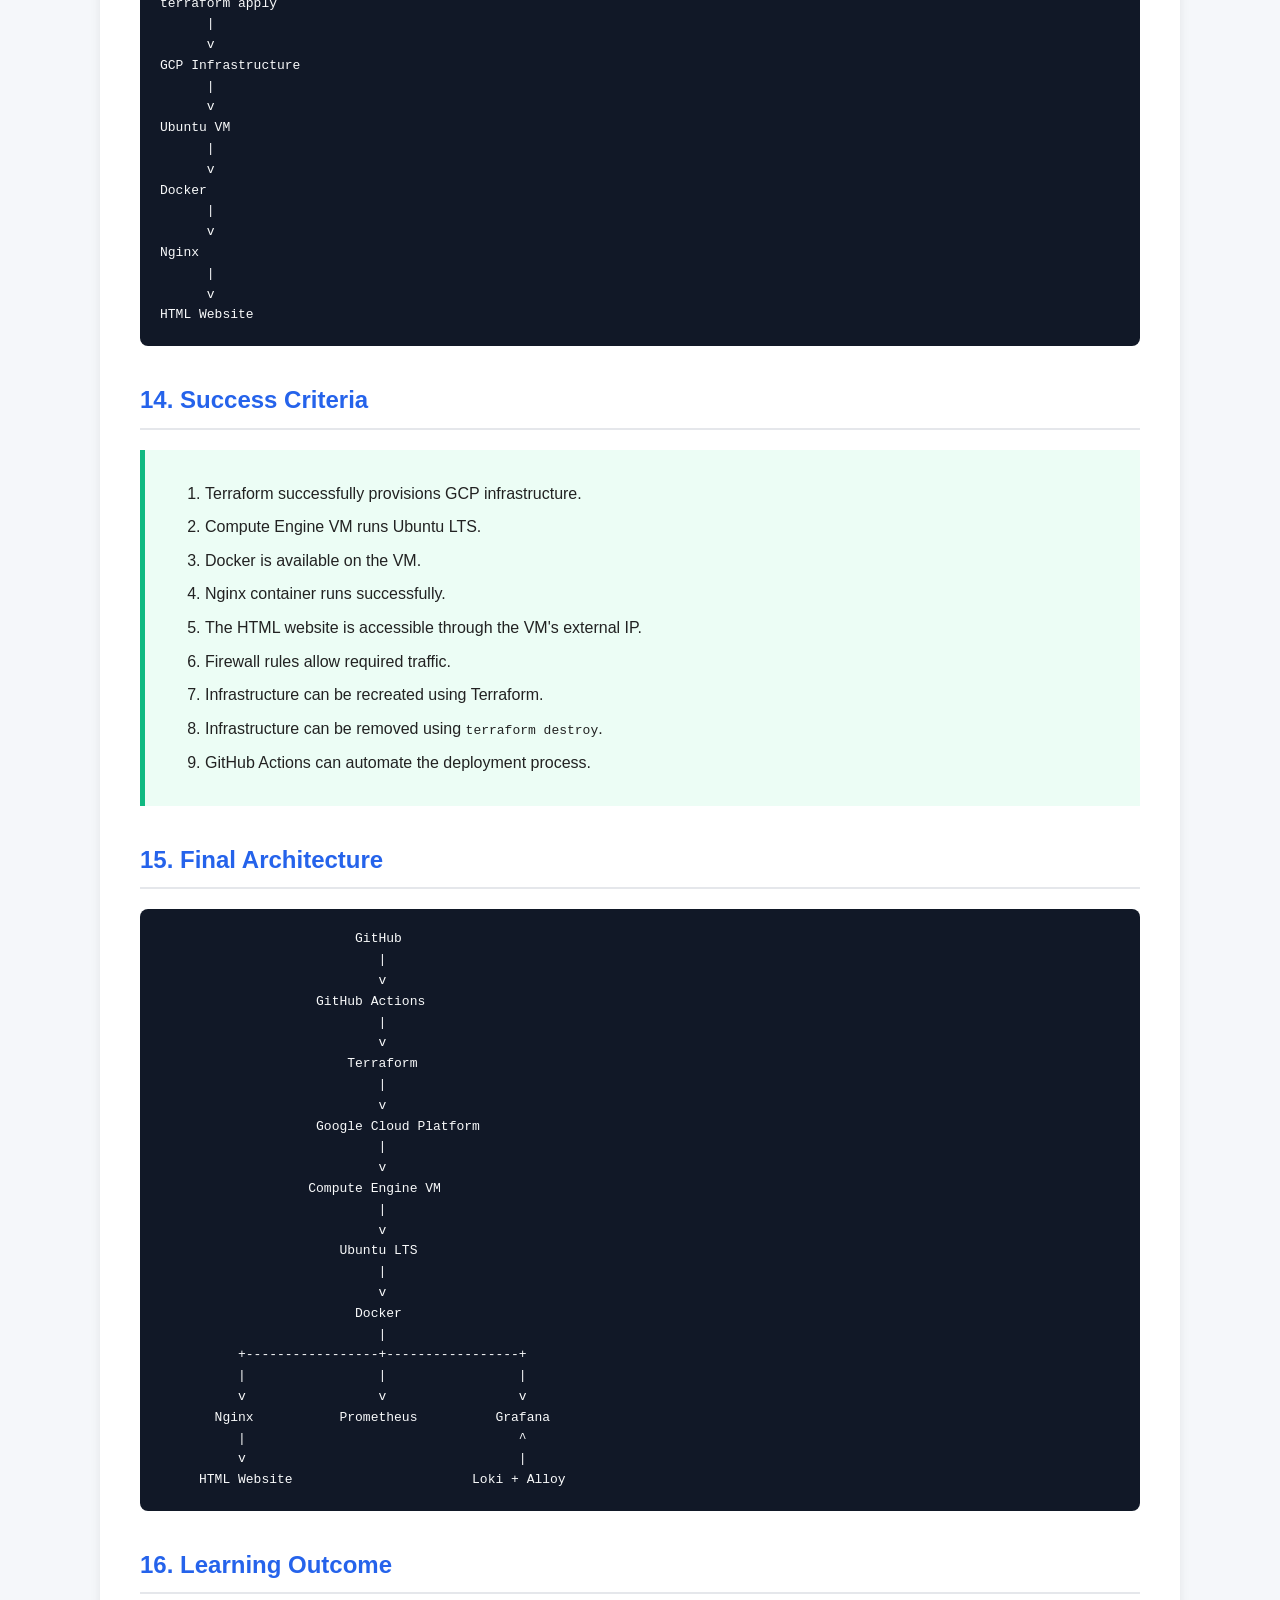
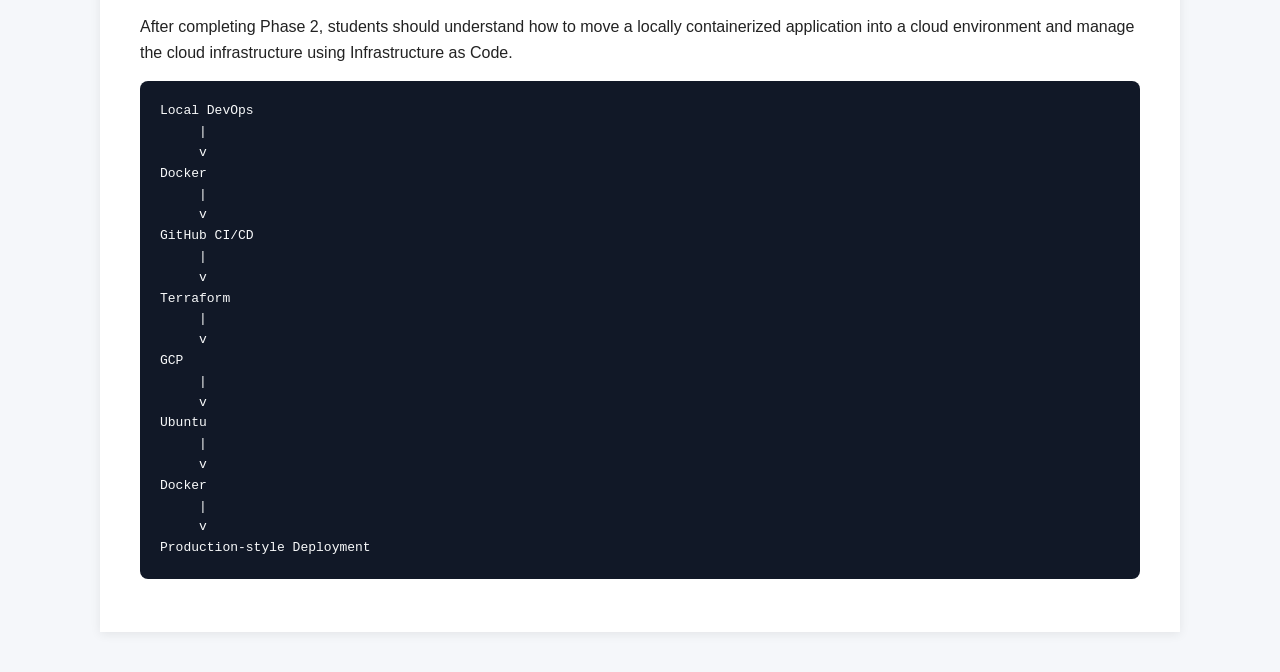
<file: task/phase2/index.html>
<!DOCTYPE html>

<html lang="en">
<head>
    <meta charset="UTF-8">
    <meta name="viewport" content="width=device-width, initial-scale=1.0">
    <title>Phase 2 - Terraform + GCP + Ubuntu</title>

<style>
    body {
        font-family: Arial, sans-serif;
        background: #f5f7fa;
        color: #222;
        line-height: 1.6;
        margin: 0;
    }

    .container {
        max-width: 1000px;
        margin: 40px auto;
        background: #fff;
        padding: 40px;
        box-shadow: 0 2px 10px rgba(0,0,0,0.08);
    }

    h1 {
        color: #1f2937;
    }

    h2 {
        color: #2563eb;
        margin-top: 35px;
        border-bottom: 2px solid #e5e7eb;
        padding-bottom: 8px;
    }

    h3 {
        color: #374151;
    }

    .objective {
        background: #eff6ff;
        border-left: 5px solid #2563eb;
        padding: 15px 20px;
        margin: 20px 0;
    }

    pre {
        background: #111827;
        color: #f9fafb;
        padding: 20px;
        border-radius: 8px;
        overflow-x: auto;
    }

    table {
        width: 100%;
        border-collapse: collapse;
        margin: 20px 0;
    }

    th,
    td {
        border: 1px solid #d1d5db;
        padding: 12px;
        text-align: left;
    }

    th {
        background: #f3f4f6;
    }

    li {
        margin: 8px 0;
    }

    .phase {
        background: #f9fafb;
        border: 1px solid #e5e7eb;
        padding: 15px;
        margin: 10px 0;
        border-radius: 6px;
    }

    .success {
        background: #ecfdf5;
        border-left: 5px solid #10b981;
        padding: 15px 20px;
    }
</style>

</head>

<body>

<div class="container">

<h1>Phase 2 — Terraform + GCP + Ubuntu</h1>

<div class="objective">
    <strong>Objective:</strong>
    Deploy the same Docker-based application from Phase 1 to
    Google Cloud Platform using Terraform and an Ubuntu-based
    Compute Engine virtual machine.
</div>

<h2>1. Phase 2 Overview</h2>

<p>
    Phase 2 extends the local DevOps project into the cloud.
    Infrastructure will be created using Terraform instead of
    manually creating resources through the GCP Console.
</p>

<p>
    The application will run on an Ubuntu Server VM inside
    Google Cloud Platform.
</p>

<h2>2. Technology Stack</h2>

<table>
    <tr>
        <th>Category</th>
        <th>Technology</th>
    </tr>

    <tr>
        <td>Cloud Provider</td>
        <td>Google Cloud Platform (GCP)</td>
    </tr>

    <tr>
        <td>Infrastructure as Code</td>
        <td>Terraform</td>
    </tr>

    <tr>
        <td>Compute</td>
        <td>GCP Compute Engine</td>
    </tr>

    <tr>
        <td>Operating System</td>
        <td>Ubuntu LTS</td>
    </tr>

    <tr>
        <td>Containerization</td>
        <td>Docker</td>
    </tr>

    <tr>
        <td>Container Management</td>
        <td>Docker Compose</td>
    </tr>

    <tr>
        <td>Web Server</td>
        <td>Nginx</td>
    </tr>

    <tr>
        <td>Source Control</td>
        <td>Git + GitHub</td>
    </tr>

    <tr>
        <td>CI/CD</td>
        <td>GitHub Actions</td>
    </tr>
</table>

<h2>3. Cloud Architecture</h2>

<pre>
                         GitHub
                            |
                            v
                      GitHub Actions
                            |
                            v
                         Terraform
                            |
                            v
                     Google Cloud
                            |
                            v
                  +-------------------+
                  | Compute Engine    |
                  |                   |
                  | Ubuntu LTS        |
                  |       |           |
                  |     Docker        |
                  |       |           |
                  |     Nginx         |
                  |       |           |
                  |  HTML Website     |
                  +---------+---------+
                            |
                            v
                         Internet
</pre>

<h2>4. Terraform Infrastructure</h2>

<p>
    Terraform shall provision and manage the required GCP infrastructure.
</p>

<ul>
    <li>GCP Compute Engine VM</li>
    <li>Ubuntu LTS operating system</li>
    <li>VPC network</li>
    <li>Subnet</li>
    <li>Firewall rules</li>
    <li>External IP address</li>
    <li>Required IAM/service account permissions</li>
</ul>

<h2>5. Compute Engine</h2>

<p>
    The application shall run on a GCP Compute Engine virtual machine
    using Ubuntu LTS.
</p>

<pre>
GCP Compute Engine
        |
        +-- Ubuntu LTS
              |
              +-- Docker
                    |
                    +-- Nginx
                          |
                          +-- HTML Website
</pre>

<h2>6. Docker Deployment</h2>

<p>
    The Docker configuration created in Phase 1 should be reused
    wherever practical.
</p>

<p>
    The Ubuntu VM shall run the application using Docker Compose.
</p>

<pre>
docker compose up -d
</pre>

<h2>7. Firewall Requirements</h2>

<p>
    Terraform shall configure the required GCP firewall rules.
</p>

<table>
    <tr>
        <th>Port</th>
        <th>Purpose</th>
    </tr>

    <tr>
        <td>22</td>
        <td>SSH administration</td>
    </tr>

    <tr>
        <td>80</td>
        <td>HTTP website</td>
    </tr>

    <tr>
        <td>443</td>
        <td>HTTPS - future phase</td>
    </tr>
</table>

<p>
    Monitoring ports such as Grafana or Prometheus should not
    be publicly exposed unless specifically required. Access
    should preferably be restricted.
</p>

<h2>8. GitHub CI/CD</h2>

<p>
    GitHub Actions shall automate the deployment process.
</p>

<pre>
Developer
    |
    | git push
    v
GitHub
    |
    v
GitHub Actions
    |
    +-- Terraform Init
    |
    +-- Terraform Validate
    |
    +-- Terraform Plan
    |
    +-- Terraform Apply
    |
    v
GCP Compute Engine
    |
    v
Ubuntu
    |
    v
Docker Compose
    |
    v
Nginx
    |
    v
HTML Website
</pre>

<h2>9. Application Deployment</h2>

<p>
    Once the Ubuntu VM is available, the deployment process shall:
</p>

<ol>
    <li>Install or verify Docker.</li>
    <li>Install or verify Docker Compose.</li>
    <li>Obtain the application source/configuration.</li>
    <li>Build or pull the Docker image.</li>
    <li>Stop the previous application version.</li>
    <li>Start the new container.</li>
    <li>Perform a health check.</li>
</ol>

<h2>10. Monitoring Integration</h2>

<p>
    The monitoring stack from Phase 1 can be extended to the
    GCP environment.
</p>

<pre>
GCP Ubuntu VM
      |
      +-- Docker
           |
           +-- Nginx
           |
           +-- Prometheus
           |
           +-- Grafana
           |
           +-- Loki
           |
           +-- Alloy
</pre>

<h2>11. Project Structure</h2>

<pre>
devops-project/
|
+-- application/
|   +-- index.html
|   +-- css/
|
+-- Dockerfile
+-- docker-compose.yml
|
+-- terraform/
|   +-- provider.tf
|   +-- main.tf
|   +-- variables.tf
|   +-- outputs.tf
|   +-- terraform.tfvars
|
+-- prometheus/
+-- grafana/
+-- loki/
+-- alloy/
|
+-- .github/
|   +-- workflows/
|       +-- deploy.yml
|
+-- README.md
+-- PROJECT_GUIDE.md
</pre>

<h2>12. Terraform Learning Objectives</h2>

<ul>
    <li>Understand Infrastructure as Code.</li>
    <li>Install and configure the GCP Terraform provider.</li>
    <li>Create a Compute Engine VM.</li>
    <li>Create VPC and subnet resources.</li>
    <li>Create firewall rules.</li>
    <li>Use Terraform variables.</li>
    <li>Use Terraform outputs.</li>
    <li>Understand Terraform state.</li>
    <li>Run terraform init.</li>
    <li>Run terraform plan.</li>
    <li>Run terraform apply.</li>
    <li>Run terraform destroy.</li>
</ul>

<h2>13. Phase 2 Workflow</h2>

<pre>
Terraform Code
      |
      v
terraform init
      |
      v
terraform validate
      |
      v
terraform plan
      |
      v
terraform apply
      |
      v
GCP Infrastructure
      |
      v
Ubuntu VM
      |
      v
Docker
      |
      v
Nginx
      |
      v
HTML Website
</pre>

<h2>14. Success Criteria</h2>

<div class="success">

    <ol>
        <li>Terraform successfully provisions GCP infrastructure.</li>
        <li>Compute Engine VM runs Ubuntu LTS.</li>
        <li>Docker is available on the VM.</li>
        <li>Nginx container runs successfully.</li>
        <li>The HTML website is accessible through the VM's external IP.</li>
        <li>Firewall rules allow required traffic.</li>
        <li>Infrastructure can be recreated using Terraform.</li>
        <li>Infrastructure can be removed using <code>terraform destroy</code>.</li>
        <li>GitHub Actions can automate the deployment process.</li>
    </ol>

</div>

<h2>15. Final Architecture</h2>

<pre>
                         GitHub
                            |
                            v
                    GitHub Actions
                            |
                            v
                        Terraform
                            |
                            v
                    Google Cloud Platform
                            |
                            v
                   Compute Engine VM
                            |
                            v
                       Ubuntu LTS
                            |
                            v
                         Docker
                            |
          +-----------------+-----------------+
          |                 |                 |
          v                 v                 v
       Nginx           Prometheus          Grafana
          |                                   ^
          v                                   |
     HTML Website                       Loki + Alloy
</pre>

<h2>16. Learning Outcome</h2>

<p>
    After completing Phase 2, students should understand how to
    move a locally containerized application into a cloud environment
    and manage the cloud infrastructure using Infrastructure as Code.
</p>

<pre>
Local DevOps
     |
     v
Docker
     |
     v
GitHub CI/CD
     |
     v
Terraform
     |
     v
GCP
     |
     v
Ubuntu
     |
     v
Docker
     |
     v
Production-style Deployment
</pre>

</div>

</body>
</html>
</file>
<file: style.css>
/* style.css */
:root {
  --bg-color: #ffffff;
  --text-color: #24292e;
  --sidebar-bg: #f6f8fa;
  --sidebar-border: #e1e4e8;
  --header-bg: #ffffff;
  --primary: #0366d6;
  --primary-hover: #005cc5;
  --code-bg: #f6f8fa;
  --code-text: #24292e;
  --border: #e1e4e8;
  
  --callout-key-bg: #f0f8ff;
  --callout-key-border: #0366d6;
  --callout-example-bg: #f1f8f5;
  --callout-example-border: #2ea44f;
  --callout-command-bg: #fffbdd;
  --callout-command-border: #e3b341;
  --callout-interview-bg: #f5f0ff;
  --callout-interview-border: #6f42c1;
}

[data-theme="dark"] {
  --bg-color: #0d1117;
  --text-color: #c9d1d9;
  --sidebar-bg: #161b22;
  --sidebar-border: #30363d;
  --header-bg: #0d1117;
  --primary: #58a6ff;
  --primary-hover: #79c0ff;
  --code-bg: #1f2428;
  --code-text: #e1e4e8;
  --border: #30363d;

  --callout-key-bg: rgba(88, 166, 255, 0.1);
  --callout-key-border: #58a6ff;
  --callout-example-bg: rgba(46, 164, 79, 0.1);
  --callout-example-border: #2ea44f;
  --callout-command-bg: rgba(227, 179, 65, 0.1);
  --callout-command-border: #e3b341;
  --callout-interview-bg: rgba(111, 66, 193, 0.1);
  --callout-interview-border: #d2a8ff;
}

* {
  box-sizing: border-box;
  margin: 0;
  padding: 0;
}

html {
  scroll-behavior: smooth;
}

body {
  font-family: -apple-system, BlinkMacSystemFont, "Segoe UI", Helvetica, Arial, sans-serif;
  color: var(--text-color);
  background-color: var(--bg-color);
  line-height: 1.6;
  display: flex;
}

/* Layout */
.sidebar {
  position: fixed;
  top: 0;
  left: 0;
  width: 280px;
  height: 100vh;
  background-color: var(--sidebar-bg);
  border-right: 1px solid var(--sidebar-border);
  overflow-y: auto;
  padding: 1.5rem 1rem;
  transition: transform 0.3s ease;
  z-index: 100;
}

.main-content {
  margin-left: 280px;
  flex: 1;
  min-width: 0;
  width: 100%;
  padding: 2rem 4rem;
  max-width: 1100px;
}

/* Sidebar Elements */
.sidebar-header {
  margin-bottom: 1.5rem;
}

.sidebar-title {
  font-size: 1.25rem;
  font-weight: 600;
  color: var(--primary);
  margin-bottom: 0.25rem;
}

.sidebar-subtitle {
  font-size: 0.8rem;
  color: var(--text-color);
  opacity: 0.8;
  margin-bottom: 1rem;
  line-height: 1.3;
}

.search-box {
  width: 100%;
  padding: 0.5rem;
  border: 1px solid var(--border);
  border-radius: 4px;
  background-color: var(--bg-color);
  color: var(--text-color);
  margin-bottom: 1rem;
}

.nav-links {
  list-style: none;
  padding-left: 0;
}

.nav-links li {
  margin-bottom: 0.25rem;
}

.nav-links a {
  display: block;
  padding: 0.5rem;
  text-decoration: none;
  color: var(--text-color);
  border-radius: 4px;
  font-size: 0.9rem;
  transition: background-color 0.2s;
}

.nav-links a:hover, .nav-links a.active {
  background-color: rgba(3, 102, 214, 0.1);
  color: var(--primary);
  font-weight: 600;
}

/* Controls */
.controls {
  display: flex;
  gap: 0.5rem;
  margin-bottom: 1rem;
}

.btn {
  padding: 0.25rem 0.5rem;
  border: 1px solid var(--border);
  border-radius: 4px;
  background: var(--bg-color);
  color: var(--text-color);
  cursor: pointer;
  font-size: 0.8rem;
}

.btn:hover {
  background: var(--border);
}

/* Content Elements */
section {
  margin-bottom: 4rem;
  padding-top: 2rem;
  scroll-margin-top: 2rem;
}

h1, h2, h3, h4 {
  margin-bottom: 1rem;
  font-weight: 600;
  color: var(--text-color);
}

h1 { font-size: 2.25rem; border-bottom: 1px solid var(--border); padding-bottom: 0.5rem; margin-bottom: 2rem;}
h2 { font-size: 1.75rem; border-bottom: 1px solid var(--border); padding-bottom: 0.3rem; margin-top: 2.5rem; }
h3 { font-size: 1.25rem; margin-top: 1.5rem; }

p, ul, ol {
  margin-bottom: 1rem;
}

ul {
  padding-left: 1.5rem;
}

/* Code & Pre */
pre {
  background-color: var(--code-bg);
  padding: 1rem;
  border-radius: 6px;
  overflow-x: auto;
  margin-bottom: 1rem;
  position: relative;
  border: 1px solid var(--border);
}

code {
  font-family: "SFMono-Regular", Consolas, "Liberation Mono", Menlo, monospace;
  font-size: 0.9em;
  background-color: var(--code-bg);
  padding: 0.2em 0.4em;
  border-radius: 3px;
  color: var(--code-text);
}

pre code {
  padding: 0;
  background-color: transparent;
}

.copy-btn {
  position: absolute;
  top: 0.5rem;
  right: 0.5rem;
  background: var(--bg-color);
  border: 1px solid var(--border);
  color: var(--text-color);
  border-radius: 4px;
  padding: 0.25rem 0.5rem;
  cursor: pointer;
  font-size: 0.75rem;
  opacity: 0.8;
}

.copy-btn:hover {
  opacity: 1;
  background: var(--border);
}

/* Callouts */
.callout {
  padding: 1rem;
  border-left: 4px solid;
  border-radius: 0 4px 4px 0;
  margin-bottom: 1rem;
}

.callout-title {
  display: block;
  font-weight: 700;
  margin-bottom: 0.5rem;
  text-transform: uppercase;
  font-size: 0.85rem;
  letter-spacing: 0.5px;
}

.callout-key {
  background-color: var(--callout-key-bg);
  border-color: var(--callout-key-border);
}
.callout-key .callout-title { color: var(--callout-key-border); }

.callout-example {
  background-color: var(--callout-example-bg);
  border-color: var(--callout-example-border);
}
.callout-example .callout-title { color: var(--callout-example-border); }

.callout-command {
  background-color: var(--callout-command-bg);
  border-color: var(--callout-command-border);
}
.callout-command .callout-title { color: var(--callout-command-border); }

.callout-interview {
  background-color: var(--callout-interview-bg);
  border-color: var(--callout-interview-border);
}
.callout-interview .callout-title { color: var(--callout-interview-border); }

/* Tables */
.table-responsive {
  overflow-x: auto;
  margin-bottom: 1.5rem;
}

table {
  width: 100%;
  border-collapse: collapse;
}

th, td {
  padding: 0.75rem 1rem;
  border: 1px solid var(--border);
  text-align: left;
}

th {
  background-color: var(--sidebar-bg);
  font-weight: 600;
}

/* Responsive */
.menu-toggle {
  display: none;
  position: fixed;
  top: 1rem;
  left: 1rem;
  z-index: 200;
  background: var(--bg-color);
  border: 1px solid var(--border);
  padding: 0.5rem;
  border-radius: 4px;
  cursor: pointer;
  color: var(--text-color);
}

.back-to-top {
  position: fixed;
  bottom: 2rem;
  right: 2rem;
  background: var(--primary);
  color: white;
  width: 40px;
  height: 40px;
  border-radius: 50%;
  display: flex;
  align-items: center;
  justify-content: center;
  text-decoration: none;
  opacity: 0;
  transition: opacity 0.3s;
  pointer-events: none;
  border: none;
  cursor: pointer;
  box-shadow: 0 2px 10px rgba(0,0,0,0.2);
}

.back-to-top.visible {
  opacity: 1;
  pointer-events: auto;
}

@media (max-width: 768px) {
  .menu-toggle {
    display: block;
  }
  
  .sidebar {
    transform: translateX(-100%);
  }
  
  .sidebar.open {
    transform: translateX(0);
    box-shadow: 2px 0 10px rgba(0,0,0,0.1);
  }

  .main-content {
    margin-left: 0;
    padding: 4rem 1rem 1rem 1rem;
  }
  
  h1 { font-size: 1.75rem; }
  h2 { font-size: 1.5rem; }
  h3 { font-size: 1.2rem; }
  
  .diagram {
    padding: 1rem;
    font-size: 0.85rem;
    white-space: pre-wrap;
    word-break: break-word;
    text-align: left;
  }
}

/* Sidebar Overlay */
.sidebar-overlay {
  display: none;
  position: fixed;
  top: 0; left: 0; right: 0; bottom: 0;
  background: rgba(0, 0, 0, 0.5);
  z-index: 90;
  backdrop-filter: blur(2px);
}

.sidebar-overlay.open {
  display: block;
}

/* Diagram blocks */
.diagram {
  background-color: var(--sidebar-bg);
  padding: 1.5rem;
  border-radius: 6px;
  border: 1px solid var(--border);
  font-family: monospace;
  white-space: pre;
  overflow-x: auto;
  margin-bottom: 1rem;
  text-align: center;
  line-height: 1.2;
}

/* Badges */
.badge {
  display: inline-block;
  padding: 0.25rem 0.5rem;
  border-radius: 4px;
  font-size: 0.75rem;
  font-weight: 600;
  background-color: var(--sidebar-bg);
  border: 1px solid var(--border);
  margin-right: 0.5rem;
  margin-bottom: 0.5rem;
}
</file>
